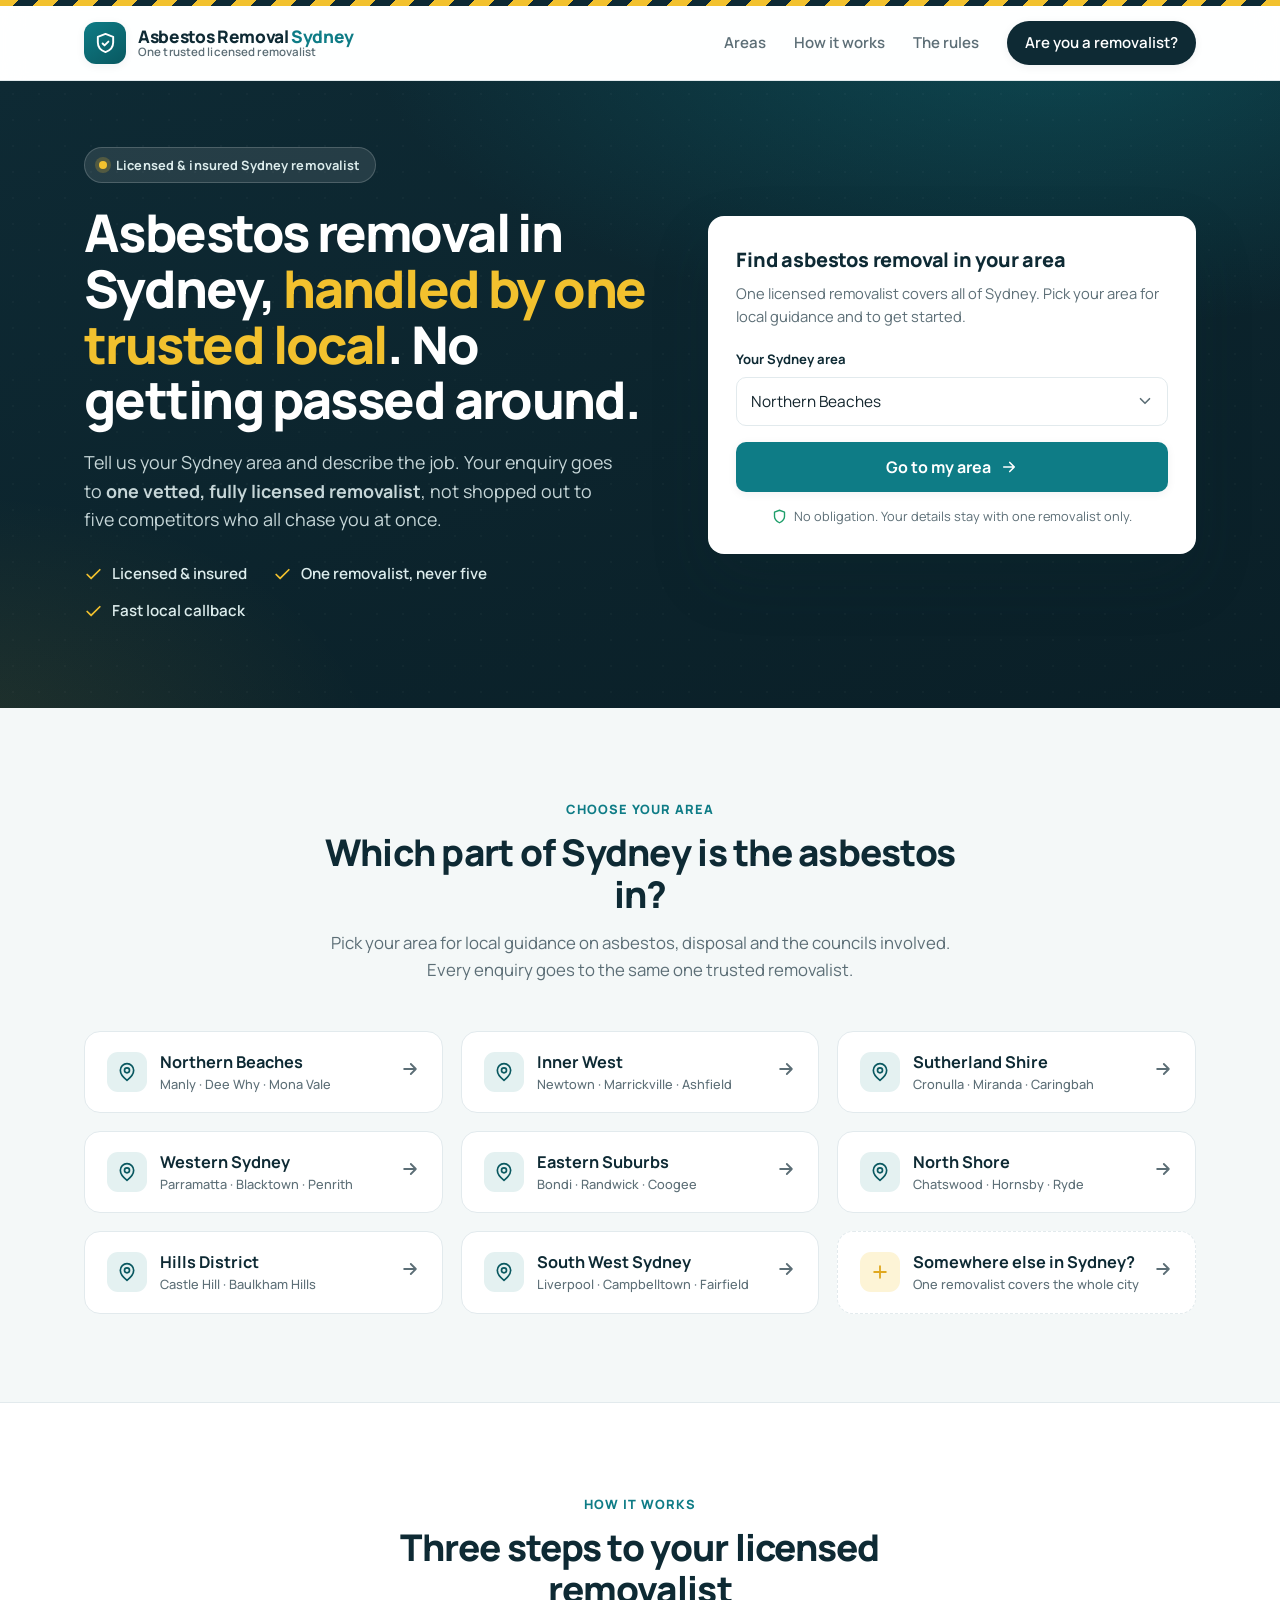
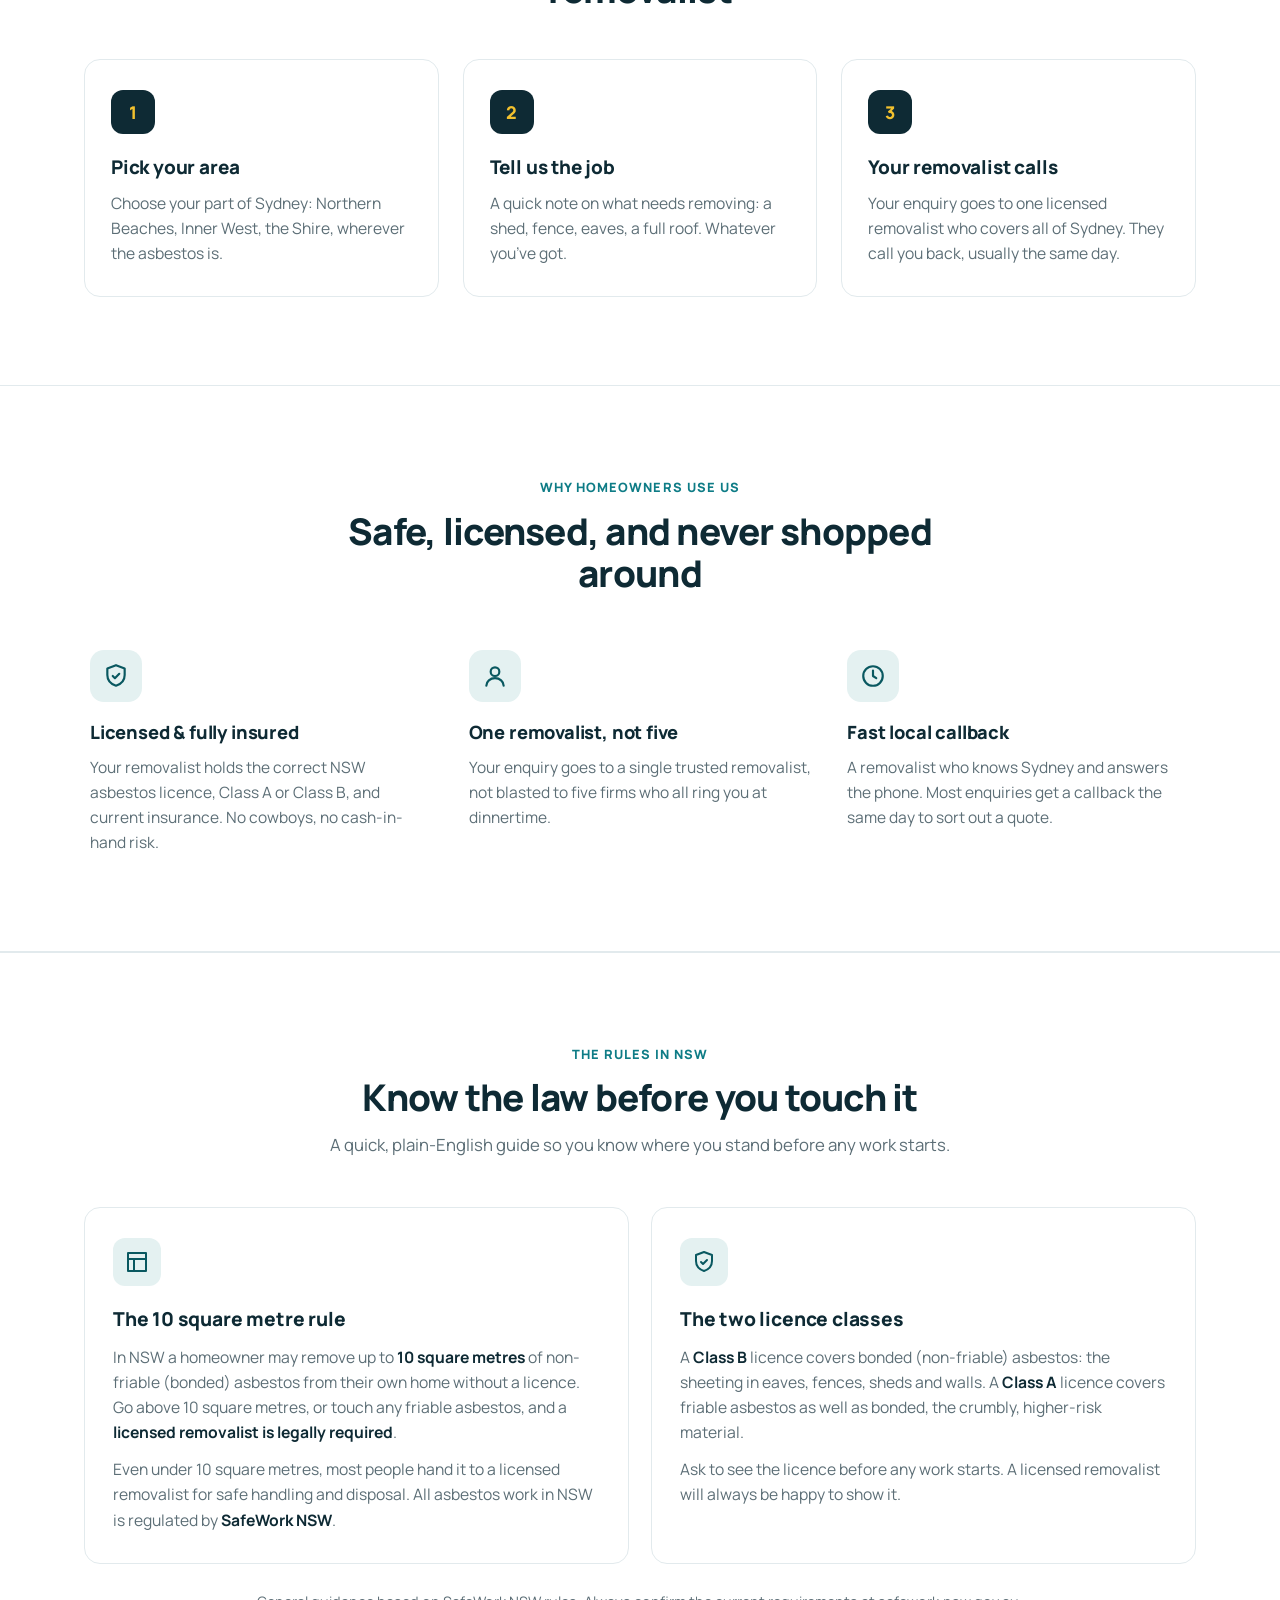
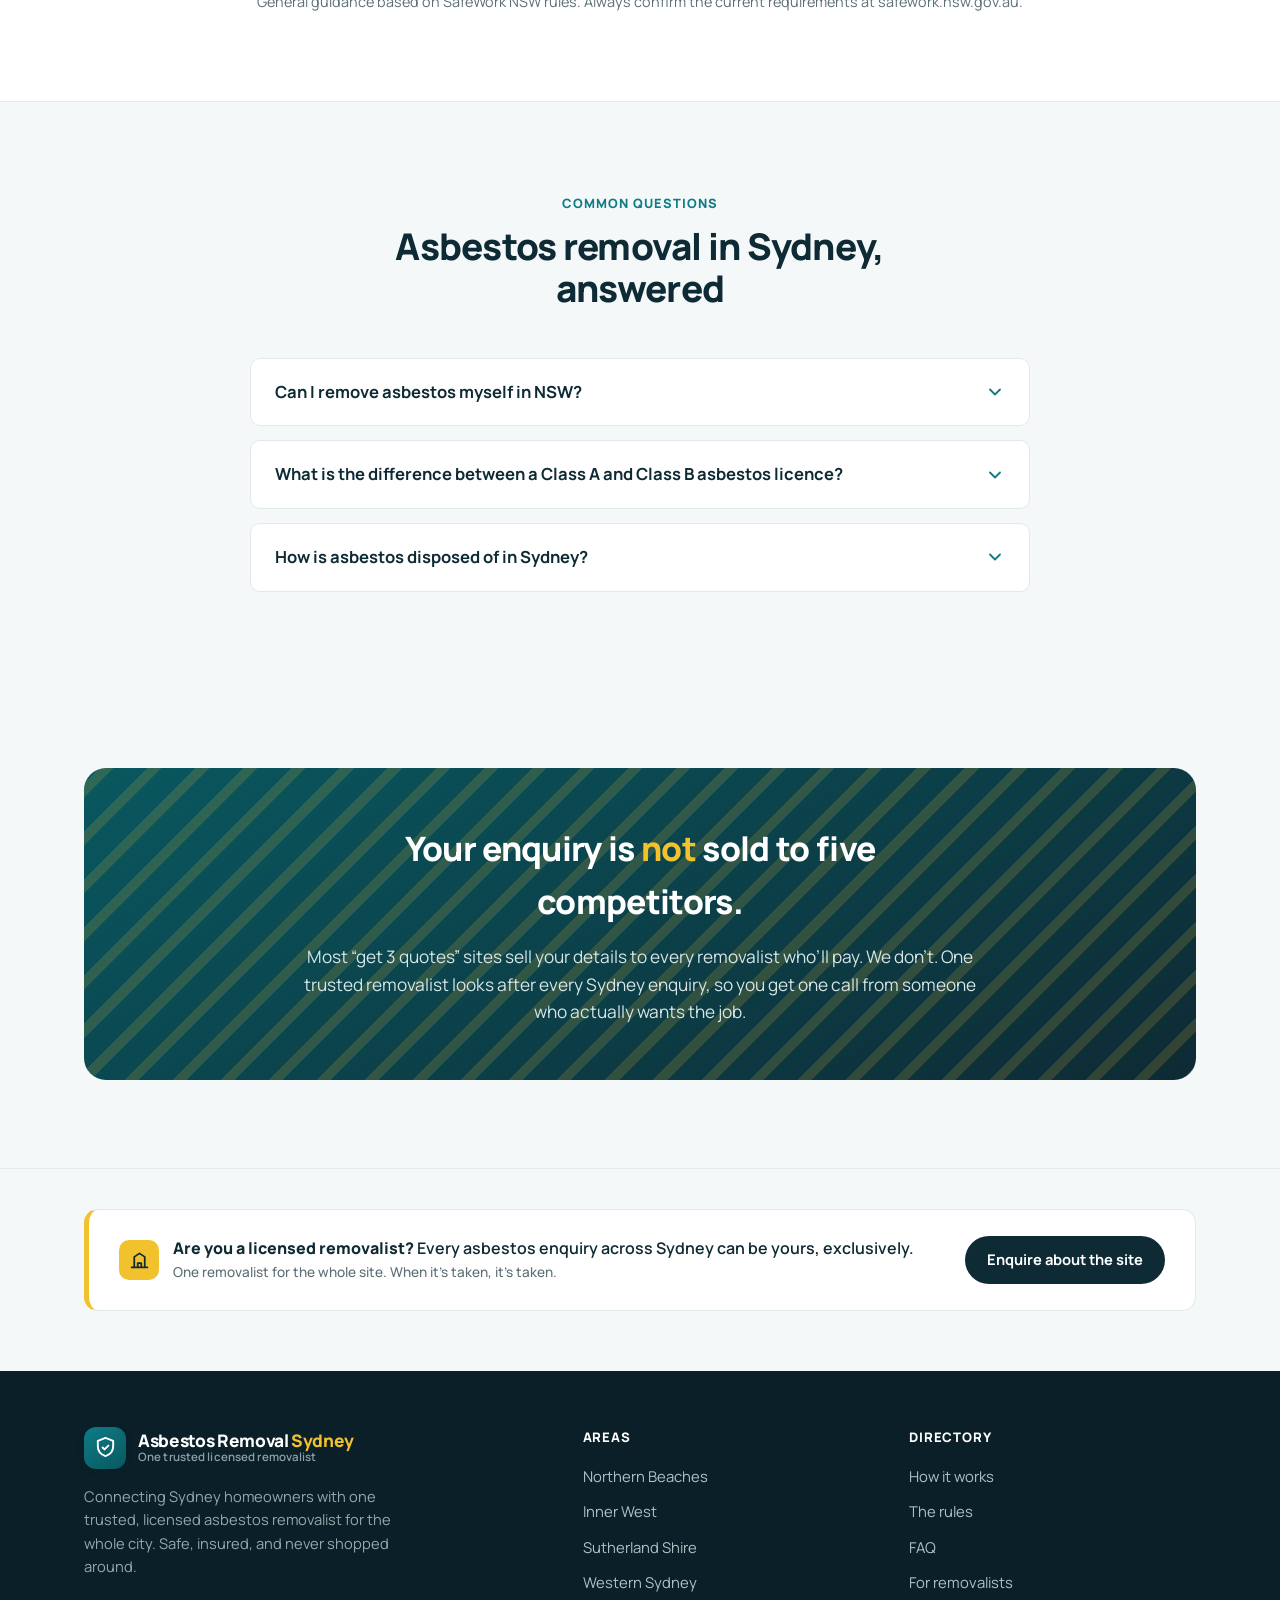
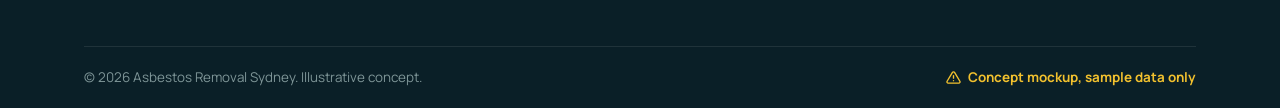
<file: index.html>
<!DOCTYPE html>
<html lang="en">
<head>
<meta charset="UTF-8" />
<meta name="viewport" content="width=device-width, initial-scale=1.0" />
<meta name="robots" content="noindex,nofollow" />
<title>Asbestos Removal Sydney | One Trusted Licensed Removalist</title>
<meta name="description" content="Asbestos removal across Sydney, handled by one trusted, licensed and fully insured removalist. Your enquiry goes to one local, never shopped out to five competitors." />
<link rel="canonical" href="https://sydneyasbestosremoval.netlify.app/" />
<link rel="preconnect" href="https://fonts.googleapis.com" />
<link rel="preconnect" href="https://fonts.gstatic.com" crossorigin />
<link href="https://fonts.googleapis.com/css2?family=Manrope:wght@400;500;600;700;800&display=swap" rel="stylesheet" />
<link rel="stylesheet" href="/assets/site.css" />
</head>
<body>
<a href="#main" class="skip-link">Skip to content</a>
<div class="hazard-tape" aria-hidden="true"></div>

<header class="nav" id="nav">
  <div class="wrap nav-inner">
    <a href="/" class="brand" aria-label="Asbestos Removal Sydney home">
      <span class="brand-mark" aria-hidden="true">
        <svg aria-hidden="true" viewBox="0 0 24 24" fill="none" stroke="#fff" stroke-width="2" stroke-linecap="round" stroke-linejoin="round">
          <path d="M12 2 4 5v6c0 5 3.4 8.4 8 10 4.6-1.6 8-5 8-10V5l-8-3Z"/>
          <path d="m9 12 2 2 4-4"/>
        </svg>
      </span>
      <span class="brand-text">
        <span class="brand-name">Asbestos Removal <b>Sydney</b></span>
        <span class="brand-tag">One trusted licensed removalist</span>
      </span>
    </a>
    <nav class="nav-links" id="navLinks" aria-label="Primary">
      <a href="#areas">Areas</a>
      <a href="#how">How it works</a>
      <a href="#law">The rules</a>
      <a href="#removalist" class="nav-cta">Are you a removalist?</a>
    </nav>
    <button class="nav-toggle" id="navToggle" aria-label="Toggle menu" aria-expanded="false" aria-controls="navLinks">
      <svg aria-hidden="true" viewBox="0 0 24 24" width="26" height="26" fill="none" stroke="currentColor" stroke-width="2" stroke-linecap="round"><path d="M4 7h16M4 12h16M4 17h16"/></svg>
    </button>
  </div>
</header>

<main id="main">

  <!-- HERO -->
  <section class="hero">
    <div class="wrap hero-grid">
      <div class="hero-copy">
        <span class="eyebrow"><span class="dot"></span> Licensed &amp; insured Sydney removalist</span>
        <h1>Asbestos removal in Sydney, <span>handled by one trusted local</span>. No getting passed around.</h1>
        <p class="hero-sub">Tell us your Sydney area and describe the job. Your enquiry goes to <strong>one vetted, fully licensed removalist</strong>, not shopped out to five competitors who all chase you at once.</p>
        <ul class="hero-points">
          <li><svg aria-hidden="true" viewBox="0 0 24 24" fill="none" stroke="currentColor" stroke-width="2.2" stroke-linecap="round" stroke-linejoin="round"><path d="M20 6 9 17l-5-5"/></svg> Licensed &amp; insured</li>
          <li><svg aria-hidden="true" viewBox="0 0 24 24" fill="none" stroke="currentColor" stroke-width="2.2" stroke-linecap="round" stroke-linejoin="round"><path d="M20 6 9 17l-5-5"/></svg> One removalist, never five</li>
          <li><svg aria-hidden="true" viewBox="0 0 24 24" fill="none" stroke="currentColor" stroke-width="2.2" stroke-linecap="round" stroke-linejoin="round"><path d="M20 6 9 17l-5-5"/></svg> Fast local callback</li>
        </ul>
      </div>

      <!-- AREA PICKER -->
      <div class="picker-card">
        <h2>Find asbestos removal in your area</h2>
        <p class="lede">One licensed removalist covers all of Sydney. Pick your area for local guidance and to get started.</p>
        <form id="pickerForm">
          <div class="field">
            <label for="areaSelect">Your Sydney area</label>
            <div class="select-shell">
              <select id="areaSelect" name="area">
                <option value="/asbestos-removal-northern-beaches/">Northern Beaches</option>
                <option value="/asbestos-removal-inner-west/">Inner West</option>
                <option value="/asbestos-removal-sutherland-shire/">Sutherland Shire</option>
                <option value="/asbestos-removal-western-sydney/">Western Sydney</option>
                <option value="/asbestos-removal-eastern-suburbs/">Eastern Suburbs</option>
                <option value="/asbestos-removal-north-shore/">North Shore</option>
                <option value="/asbestos-removal-hills-district/">Hills District</option>
                <option value="/asbestos-removal-south-west-sydney/">South West Sydney</option>
              </select>
              <svg aria-hidden="true" viewBox="0 0 24 24" fill="none" stroke="currentColor" stroke-width="2.2" stroke-linecap="round" stroke-linejoin="round"><path d="m6 9 6 6 6-6"/></svg>
            </div>
          </div>
          <button type="submit" class="btn-primary">
            Go to my area
            <svg aria-hidden="true" viewBox="0 0 24 24" fill="none" stroke="currentColor" stroke-width="2.2" stroke-linecap="round" stroke-linejoin="round"><path d="M5 12h14M13 6l6 6-6 6"/></svg>
          </button>
        </form>
        <p class="picker-note">
          <svg aria-hidden="true" viewBox="0 0 24 24" fill="none" stroke="currentColor" stroke-width="2.2" stroke-linecap="round" stroke-linejoin="round"><path d="M12 22s8-4 8-10V5l-8-3-8 3v7c0 6 8 10 8 10Z"/></svg>
          No obligation. Your details stay with one removalist only.
        </p>
      </div>
    </div>
  </section>

  <!-- AREAS -->
  <section class="block" id="areas">
    <div class="wrap">
      <div class="section-head">
        <span class="kicker">Choose your area</span>
        <h2>Which part of Sydney is the asbestos in?</h2>
        <p>Pick your area for local guidance on asbestos, disposal and the councils involved. Every enquiry goes to the same one trusted removalist.</p>
      </div>
      <div class="area-grid-cards">
        <a class="area-card" href="/asbestos-removal-northern-beaches/">
          <span class="a-left"><span class="area-pin"><svg aria-hidden="true" viewBox="0 0 24 24" fill="none" stroke="currentColor" stroke-width="2" stroke-linecap="round" stroke-linejoin="round"><path d="M20 10c0 6-8 12-8 12s-8-6-8-12a8 8 0 0 1 16 0Z"/><circle cx="12" cy="10" r="3"/></svg></span><span><span class="a-name">Northern Beaches</span><span class="a-sub">Manly &middot; Dee Why &middot; Mona Vale</span></span></span>
          <span class="a-arrow"><svg aria-hidden="true" viewBox="0 0 24 24" fill="none" stroke="currentColor" stroke-width="2.2" stroke-linecap="round" stroke-linejoin="round"><path d="M5 12h14M13 6l6 6-6 6"/></svg></span>
        </a>
        <a class="area-card" href="/asbestos-removal-inner-west/">
          <span class="a-left"><span class="area-pin"><svg aria-hidden="true" viewBox="0 0 24 24" fill="none" stroke="currentColor" stroke-width="2" stroke-linecap="round" stroke-linejoin="round"><path d="M20 10c0 6-8 12-8 12s-8-6-8-12a8 8 0 0 1 16 0Z"/><circle cx="12" cy="10" r="3"/></svg></span><span><span class="a-name">Inner West</span><span class="a-sub">Newtown &middot; Marrickville &middot; Ashfield</span></span></span>
          <span class="a-arrow"><svg aria-hidden="true" viewBox="0 0 24 24" fill="none" stroke="currentColor" stroke-width="2.2" stroke-linecap="round" stroke-linejoin="round"><path d="M5 12h14M13 6l6 6-6 6"/></svg></span>
        </a>
        <a class="area-card" href="/asbestos-removal-sutherland-shire/">
          <span class="a-left"><span class="area-pin"><svg aria-hidden="true" viewBox="0 0 24 24" fill="none" stroke="currentColor" stroke-width="2" stroke-linecap="round" stroke-linejoin="round"><path d="M20 10c0 6-8 12-8 12s-8-6-8-12a8 8 0 0 1 16 0Z"/><circle cx="12" cy="10" r="3"/></svg></span><span><span class="a-name">Sutherland Shire</span><span class="a-sub">Cronulla &middot; Miranda &middot; Caringbah</span></span></span>
          <span class="a-arrow"><svg aria-hidden="true" viewBox="0 0 24 24" fill="none" stroke="currentColor" stroke-width="2.2" stroke-linecap="round" stroke-linejoin="round"><path d="M5 12h14M13 6l6 6-6 6"/></svg></span>
        </a>
        <a class="area-card" href="/asbestos-removal-western-sydney/">
          <span class="a-left"><span class="area-pin"><svg aria-hidden="true" viewBox="0 0 24 24" fill="none" stroke="currentColor" stroke-width="2" stroke-linecap="round" stroke-linejoin="round"><path d="M20 10c0 6-8 12-8 12s-8-6-8-12a8 8 0 0 1 16 0Z"/><circle cx="12" cy="10" r="3"/></svg></span><span><span class="a-name">Western Sydney</span><span class="a-sub">Parramatta &middot; Blacktown &middot; Penrith</span></span></span>
          <span class="a-arrow"><svg aria-hidden="true" viewBox="0 0 24 24" fill="none" stroke="currentColor" stroke-width="2.2" stroke-linecap="round" stroke-linejoin="round"><path d="M5 12h14M13 6l6 6-6 6"/></svg></span>
        </a>
        <a class="area-card" href="/asbestos-removal-eastern-suburbs/">
          <span class="a-left"><span class="area-pin"><svg aria-hidden="true" viewBox="0 0 24 24" fill="none" stroke="currentColor" stroke-width="2" stroke-linecap="round" stroke-linejoin="round"><path d="M20 10c0 6-8 12-8 12s-8-6-8-12a8 8 0 0 1 16 0Z"/><circle cx="12" cy="10" r="3"/></svg></span><span><span class="a-name">Eastern Suburbs</span><span class="a-sub">Bondi &middot; Randwick &middot; Coogee</span></span></span>
          <span class="a-arrow"><svg aria-hidden="true" viewBox="0 0 24 24" fill="none" stroke="currentColor" stroke-width="2.2" stroke-linecap="round" stroke-linejoin="round"><path d="M5 12h14M13 6l6 6-6 6"/></svg></span>
        </a>
        <a class="area-card" href="/asbestos-removal-north-shore/">
          <span class="a-left"><span class="area-pin"><svg aria-hidden="true" viewBox="0 0 24 24" fill="none" stroke="currentColor" stroke-width="2" stroke-linecap="round" stroke-linejoin="round"><path d="M20 10c0 6-8 12-8 12s-8-6-8-12a8 8 0 0 1 16 0Z"/><circle cx="12" cy="10" r="3"/></svg></span><span><span class="a-name">North Shore</span><span class="a-sub">Chatswood &middot; Hornsby &middot; Ryde</span></span></span>
          <span class="a-arrow"><svg aria-hidden="true" viewBox="0 0 24 24" fill="none" stroke="currentColor" stroke-width="2.2" stroke-linecap="round" stroke-linejoin="round"><path d="M5 12h14M13 6l6 6-6 6"/></svg></span>
        </a>
        <a class="area-card" href="/asbestos-removal-hills-district/">
          <span class="a-left"><span class="area-pin"><svg aria-hidden="true" viewBox="0 0 24 24" fill="none" stroke="currentColor" stroke-width="2" stroke-linecap="round" stroke-linejoin="round"><path d="M20 10c0 6-8 12-8 12s-8-6-8-12a8 8 0 0 1 16 0Z"/><circle cx="12" cy="10" r="3"/></svg></span><span><span class="a-name">Hills District</span><span class="a-sub">Castle Hill &middot; Baulkham Hills</span></span></span>
          <span class="a-arrow"><svg aria-hidden="true" viewBox="0 0 24 24" fill="none" stroke="currentColor" stroke-width="2.2" stroke-linecap="round" stroke-linejoin="round"><path d="M5 12h14M13 6l6 6-6 6"/></svg></span>
        </a>
        <a class="area-card" href="/asbestos-removal-south-west-sydney/">
          <span class="a-left"><span class="area-pin"><svg aria-hidden="true" viewBox="0 0 24 24" fill="none" stroke="currentColor" stroke-width="2" stroke-linecap="round" stroke-linejoin="round"><path d="M20 10c0 6-8 12-8 12s-8-6-8-12a8 8 0 0 1 16 0Z"/><circle cx="12" cy="10" r="3"/></svg></span><span><span class="a-name">South West Sydney</span><span class="a-sub">Liverpool &middot; Campbelltown &middot; Fairfield</span></span></span>
          <span class="a-arrow"><svg aria-hidden="true" viewBox="0 0 24 24" fill="none" stroke="currentColor" stroke-width="2.2" stroke-linecap="round" stroke-linejoin="round"><path d="M5 12h14M13 6l6 6-6 6"/></svg></span>
        </a>
        <a class="area-card" href="#how" style="border-style: dashed;">
          <span class="a-left"><span class="area-pin" style="background: #FDF4D6;"><svg aria-hidden="true" viewBox="0 0 24 24" fill="none" stroke="var(--hazard-deep)" stroke-width="2.2" stroke-linecap="round" stroke-linejoin="round"><path d="M12 5v14M5 12h14"/></svg></span><span><span class="a-name">Somewhere else in Sydney?</span><span class="a-sub">One removalist covers the whole city</span></span></span>
          <span class="a-arrow"><svg aria-hidden="true" viewBox="0 0 24 24" fill="none" stroke="currentColor" stroke-width="2.2" stroke-linecap="round" stroke-linejoin="round"><path d="M5 12h14M13 6l6 6-6 6"/></svg></span>
        </a>
      </div>
    </div>
  </section>

  <!-- HOW IT WORKS -->
  <section class="block" id="how" style="background: #fff; border-top: 1px solid var(--line);">
    <div class="wrap">
      <div class="section-head">
        <span class="kicker">How it works</span>
        <h2>Three steps to your licensed removalist</h2>
      </div>
      <div class="steps">
        <div class="step">
          <div class="step-num">1</div>
          <h3>Pick your area</h3>
          <p>Choose your part of Sydney: Northern Beaches, Inner West, the Shire, wherever the asbestos is.</p>
        </div>
        <div class="step">
          <div class="step-num">2</div>
          <h3>Tell us the job</h3>
          <p>A quick note on what needs removing: a shed, fence, eaves, a full roof. Whatever you&rsquo;ve got.</p>
        </div>
        <div class="step">
          <div class="step-num">3</div>
          <h3>Your removalist calls</h3>
          <p>Your enquiry goes to one licensed removalist who covers all of Sydney. They call you back, usually the same day.</p>
        </div>
      </div>
    </div>
  </section>

  <!-- TRUST -->
  <section class="block trust-band" id="trust">
    <div class="wrap">
      <div class="section-head">
        <span class="kicker">Why homeowners use us</span>
        <h2>Safe, licensed, and never shopped around</h2>
      </div>
      <div class="trust-grid">
        <div class="trust-card">
          <div class="trust-ic"><svg aria-hidden="true" viewBox="0 0 24 24" fill="none" stroke="currentColor" stroke-width="2" stroke-linecap="round" stroke-linejoin="round"><path d="M12 2 4 5v6c0 5 3.4 8.4 8 10 4.6-1.6 8-5 8-10V5l-8-3Z"/><path d="m9 12 2 2 4-4"/></svg></div>
          <h3>Licensed &amp; fully insured</h3>
          <p>Your removalist holds the correct NSW asbestos licence, Class A or Class B, and current insurance. No cowboys, no cash-in-hand risk.</p>
        </div>
        <div class="trust-card">
          <div class="trust-ic"><svg aria-hidden="true" viewBox="0 0 24 24" fill="none" stroke="currentColor" stroke-width="2" stroke-linecap="round" stroke-linejoin="round"><circle cx="12" cy="8" r="4"/><path d="M4 21c0-4 3.6-7 8-7s8 3 8 7"/></svg></div>
          <h3>One removalist, not five</h3>
          <p>Your enquiry goes to a single trusted removalist, not blasted to five firms who all ring you at dinnertime.</p>
        </div>
        <div class="trust-card">
          <div class="trust-ic"><svg aria-hidden="true" viewBox="0 0 24 24" fill="none" stroke="currentColor" stroke-width="2" stroke-linecap="round" stroke-linejoin="round"><path d="M12 7v5l3 2"/><circle cx="12" cy="12" r="9"/></svg></div>
          <h3>Fast local callback</h3>
          <p>A removalist who knows Sydney and answers the phone. Most enquiries get a callback the same day to sort out a quote.</p>
        </div>
      </div>
    </div>
  </section>

  <!-- THE LAW IN NSW -->
  <section class="block" id="law" style="background: #fff; border-top: 1px solid var(--line);">
    <div class="wrap">
      <div class="section-head">
        <span class="kicker">The rules in NSW</span>
        <h2>Know the law before you touch it</h2>
        <p>A quick, plain-English guide so you know where you stand before any work starts.</p>
      </div>
      <div class="law-grid">
        <div class="law-card">
          <div class="law-ic"><svg aria-hidden="true" viewBox="0 0 24 24" fill="none" stroke="currentColor" stroke-width="2" stroke-linecap="round" stroke-linejoin="round"><path d="M3 3h18v18H3z"/><path d="M3 9h18M9 21V9"/></svg></div>
          <h3>The 10 square metre rule</h3>
          <p>In NSW a homeowner may remove up to <strong>10 square metres</strong> of non-friable (bonded) asbestos from their own home without a licence. Go above 10 square metres, or touch any friable asbestos, and a <strong>licensed removalist is legally required</strong>.</p>
          <p>Even under 10 square metres, most people hand it to a licensed removalist for safe handling and disposal. All asbestos work in NSW is regulated by <strong>SafeWork NSW</strong>.</p>
        </div>
        <div class="law-card">
          <div class="law-ic"><svg aria-hidden="true" viewBox="0 0 24 24" fill="none" stroke="currentColor" stroke-width="2" stroke-linecap="round" stroke-linejoin="round"><path d="M12 2 4 5v6c0 5 3.4 8.4 8 10 4.6-1.6 8-5 8-10V5l-8-3Z"/><path d="m9 12 2 2 4-4"/></svg></div>
          <h3>The two licence classes</h3>
          <p>A <strong>Class B</strong> licence covers bonded (non-friable) asbestos: the sheeting in eaves, fences, sheds and walls. A <strong>Class A</strong> licence covers friable asbestos as well as bonded, the crumbly, higher-risk material.</p>
          <p>Ask to see the licence before any work starts. A licensed removalist will always be happy to show it.</p>
        </div>
      </div>
      <p class="law-note">General guidance based on SafeWork NSW rules. Always confirm the current requirements at safework.nsw.gov.au.</p>
    </div>
  </section>

  <!-- FAQ -->
  <section class="block" id="faq" style="border-top: 1px solid var(--line);">
    <div class="wrap">
      <div class="section-head">
        <span class="kicker">Common questions</span>
        <h2>Asbestos removal in Sydney, answered</h2>
      </div>
      <div class="faq-list">
        <details class="faq-item">
          <summary>Can I remove asbestos myself in NSW?
            <svg aria-hidden="true" class="chev" viewBox="0 0 24 24" fill="none" stroke="currentColor" stroke-width="2.2" stroke-linecap="round" stroke-linejoin="round"><path d="m6 9 6 6 6-6"/></svg>
          </summary>
          <div class="faq-a">In NSW a homeowner may remove up to <strong>10 square metres</strong> of non-friable (bonded) asbestos from their own home without a licence. Above 10 square metres, or for any friable asbestos, a licensed removalist is legally required. Even for small jobs, many people choose a licensed removalist for safe handling and disposal.</div>
        </details>
        <details class="faq-item">
          <summary>What is the difference between a Class A and Class B asbestos licence?
            <svg aria-hidden="true" class="chev" viewBox="0 0 24 24" fill="none" stroke="currentColor" stroke-width="2.2" stroke-linecap="round" stroke-linejoin="round"><path d="m6 9 6 6 6-6"/></svg>
          </summary>
          <div class="faq-a">A <strong>Class B</strong> licence covers bonded (non-friable) asbestos, such as sheeting in eaves, fences, sheds and walls. A <strong>Class A</strong> licence covers friable asbestos as well as bonded, meaning the crumbly, higher-risk material. Both are issued under SafeWork NSW.</div>
        </details>
        <details class="faq-item">
          <summary>How is asbestos disposed of in Sydney?
            <svg aria-hidden="true" class="chev" viewBox="0 0 24 24" fill="none" stroke="currentColor" stroke-width="2.2" stroke-linecap="round" stroke-linejoin="round"><path d="m6 9 6 6 6-6"/></svg>
          </summary>
          <div class="faq-a">Asbestos waste cannot go in your general bin. It must be double-wrapped in heavy plastic, labelled, and taken to a waste facility that is licensed to accept asbestos. A licensed removalist handles the wrapping, transport, tip fees and disposal paperwork, and knows which facilities in your area take it.</div>
        </details>
      </div>
    </div>
  </section>

  <!-- EXCLUSIVITY BAND -->
  <section class="block">
    <div class="wrap">
      <div class="excl">
        <div class="excl-inner">
          <h2>Your enquiry is <span>not</span> sold to five competitors.</h2>
          <p>Most &ldquo;get 3 quotes&rdquo; sites sell your details to every removalist who&rsquo;ll pay. We don&rsquo;t. One trusted removalist looks after every Sydney enquiry, so you get one call from someone who actually wants the job.</p>
        </div>
      </div>
    </div>
  </section>

  <!-- REMOVALIST STRIP (the buyer hook) -->
  <section class="removalist-strip" id="removalist">
    <div class="wrap" style="padding-top: 40px; padding-bottom: 60px;">
      <div class="strip-inner">
        <div class="s-text">
          <span class="strip-badge" aria-hidden="true"><svg aria-hidden="true" viewBox="0 0 24 24" fill="none" stroke="currentColor" stroke-width="2" stroke-linecap="round" stroke-linejoin="round"><path d="M3 21h18M6 21V9l6-4 6 4v12M10 21v-5h4v5"/></svg></span>
          <p><b>Are you a licensed removalist?</b> Every asbestos enquiry across Sydney can be yours, exclusively.<span>One removalist for the whole site. When it&rsquo;s taken, it&rsquo;s taken.</span></p>
        </div>
        <a href="#removalist" class="btn-ghost">Enquire about the site</a>
      </div>
    </div>
  </section>

</main>

<footer class="site">
  <div class="wrap">
    <div class="foot-grid">
      <div class="foot-brand">
        <div class="brand" style="gap: 12px;">
          <span class="brand-mark" aria-hidden="true">
            <svg aria-hidden="true" viewBox="0 0 24 24" fill="none" stroke="#fff" stroke-width="2" stroke-linecap="round" stroke-linejoin="round"><path d="M12 2 4 5v6c0 5 3.4 8.4 8 10 4.6-1.6 8-5 8-10V5l-8-3Z"/><path d="m9 12 2 2 4-4"/></svg>
          </span>
          <span class="brand-text">
            <span class="brand-name">Asbestos Removal <b>Sydney</b></span>
            <span class="brand-tag">One trusted licensed removalist</span>
          </span>
        </div>
        <p class="foot-blurb">Connecting Sydney homeowners with one trusted, licensed asbestos removalist for the whole city. Safe, insured, and never shopped around.</p>
      </div>
      <div>
        <h4>Areas</h4>
        <ul>
          <li><a href="/asbestos-removal-northern-beaches/">Northern Beaches</a></li>
          <li><a href="/asbestos-removal-inner-west/">Inner West</a></li>
          <li><a href="/asbestos-removal-sutherland-shire/">Sutherland Shire</a></li>
          <li><a href="/asbestos-removal-western-sydney/">Western Sydney</a></li>
        </ul>
      </div>
      <div>
        <h4>Directory</h4>
        <ul>
          <li><a href="#how">How it works</a></li>
          <li><a href="#law">The rules</a></li>
          <li><a href="#faq">FAQ</a></li>
          <li><a href="#removalist">For removalists</a></li>
        </ul>
      </div>
    </div>
    <div class="foot-bar">
      <span>&copy; 2026 Asbestos Removal Sydney. Illustrative concept.</span>
      <span class="demo-flag"><svg aria-hidden="true" viewBox="0 0 24 24" fill="none" stroke="currentColor" stroke-width="2.2" stroke-linecap="round" stroke-linejoin="round"><path d="M12 9v4M12 17h.01M10.3 3.9 1.8 18a2 2 0 0 0 1.7 3h17a2 2 0 0 0 1.7-3L13.7 3.9a2 2 0 0 0-3.4 0Z"/></svg> Concept mockup, sample data only</span>
    </div>
  </div>
</footer>

<!-- Honest schema only: Organization + WebSite + FAQPage. No LocalBusiness / Service / Review (no real operator yet). -->
<script type="application/ld+json">
{
  "@context": "https://schema.org",
  "@graph": [
    {
      "@type": "Organization",
      "@id": "https://sydneyasbestosremoval.netlify.app/#organization",
      "name": "Asbestos Removal Sydney",
      "url": "https://sydneyasbestosremoval.netlify.app/",
      "description": "Directory connecting Sydney homeowners with one trusted, licensed asbestos removalist."
    },
    {
      "@type": "WebSite",
      "@id": "https://sydneyasbestosremoval.netlify.app/#website",
      "url": "https://sydneyasbestosremoval.netlify.app/",
      "name": "Asbestos Removal Sydney",
      "publisher": { "@id": "https://sydneyasbestosremoval.netlify.app/#organization" }
    },
    {
      "@type": "FAQPage",
      "@id": "https://sydneyasbestosremoval.netlify.app/#faq",
      "mainEntity": [
        {
          "@type": "Question",
          "name": "Can I remove asbestos myself in NSW?",
          "acceptedAnswer": {
            "@type": "Answer",
            "text": "In NSW a homeowner may remove up to 10 square metres of non-friable (bonded) asbestos from their own home without a licence. Above 10 square metres, or for any friable asbestos, a licensed removalist is legally required. Even for small jobs, many people choose a licensed removalist for safe handling and disposal."
          }
        },
        {
          "@type": "Question",
          "name": "What is the difference between a Class A and Class B asbestos licence?",
          "acceptedAnswer": {
            "@type": "Answer",
            "text": "A Class B licence covers bonded (non-friable) asbestos, such as sheeting in eaves, fences, sheds and walls. A Class A licence covers friable asbestos as well as bonded, meaning the crumbly, higher-risk material. Both are issued under SafeWork NSW."
          }
        },
        {
          "@type": "Question",
          "name": "How is asbestos disposed of in Sydney?",
          "acceptedAnswer": {
            "@type": "Answer",
            "text": "Asbestos waste cannot go in your general bin. It must be double-wrapped in heavy plastic, labelled, and taken to a waste facility that is licensed to accept asbestos. A licensed removalist handles the wrapping, transport, tip fees and disposal paperwork, and knows which facilities in your area take it."
          }
        }
      ]
    }
  ]
}
</script>

<script>
  // Sticky nav shadow
  var nav = document.getElementById('nav');
  window.addEventListener('scroll', function () {
    nav.classList.toggle('scrolled', window.scrollY > 8);
  }, { passive: true });

  // Mobile menu
  var toggle = document.getElementById('navToggle');
  var links = document.getElementById('navLinks');
  toggle.addEventListener('click', function () {
    var open = links.classList.toggle('open');
    toggle.setAttribute('aria-expanded', open ? 'true' : 'false');
  });

  // Area picker -> real area page (option values are the clean paths)
  document.getElementById('pickerForm').addEventListener('submit', function (e) {
    e.preventDefault();
    var dest = document.getElementById('areaSelect').value;
    if (dest) window.location.href = dest;
  });
</script>
</body>
</html>
</file>
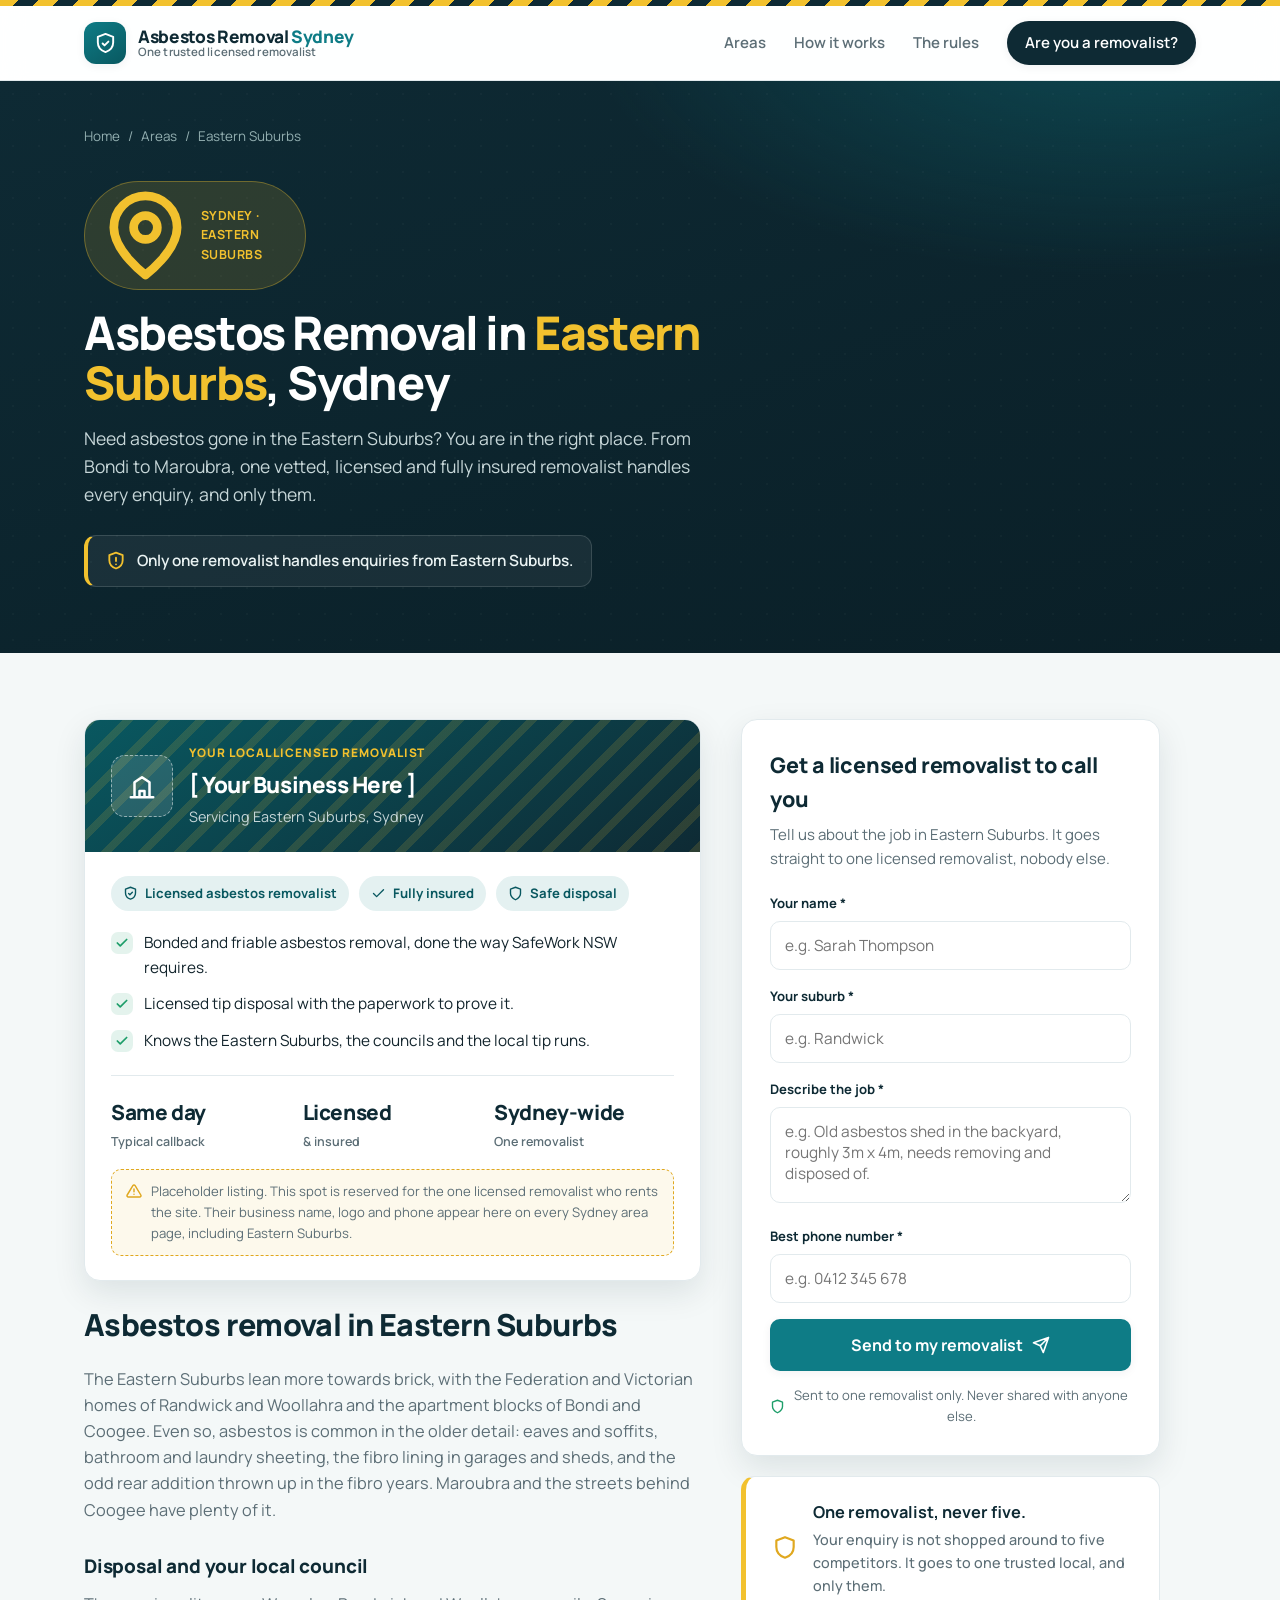
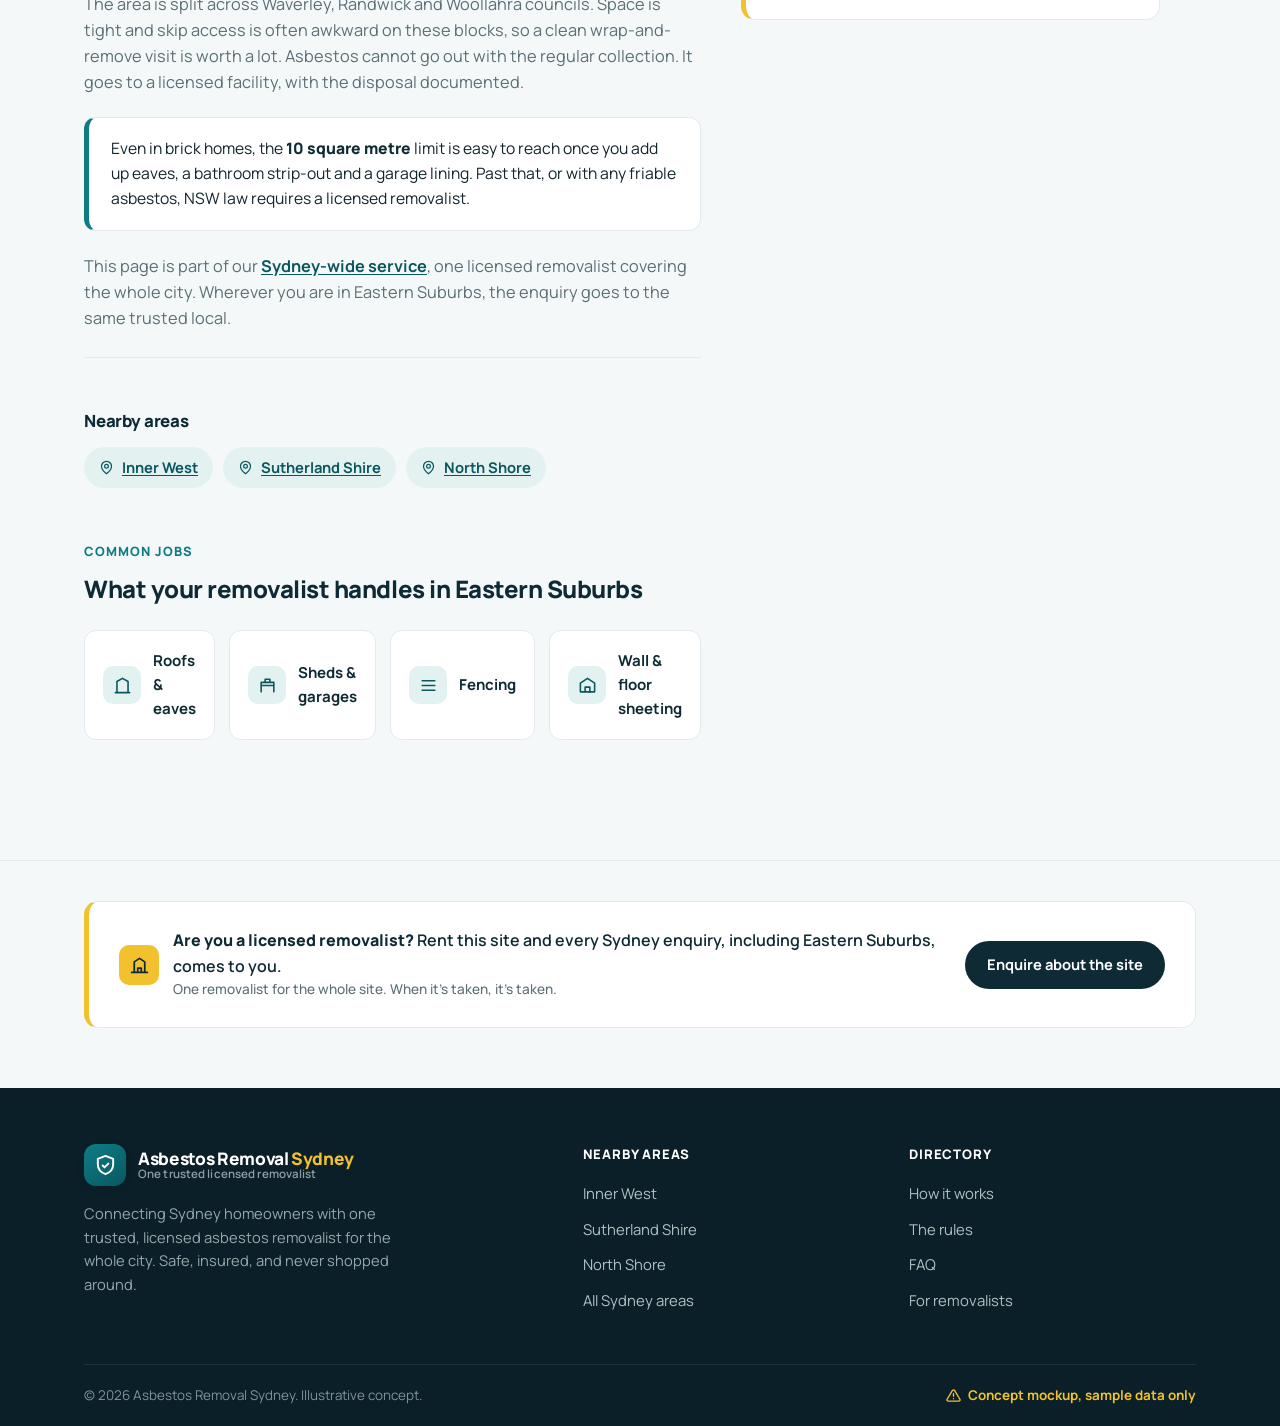
<file: asbestos-removal-eastern-suburbs/index.html>
<!DOCTYPE html>
<html lang="en">
<head>
<meta charset="UTF-8" />
<meta name="viewport" content="width=device-width, initial-scale=1.0" />
<meta name="robots" content="noindex,nofollow" />
<title>Asbestos Removal in Eastern Suburbs, Sydney | Licensed Local Removalist</title>
<meta name="description" content="Licensed asbestos removal in the Eastern Suburbs, from Bondi to Maroubra. One insured local removalist for eaves, bathroom sheeting and garages. Never shopped to five competitors." />
<link rel="canonical" href="https://sydneyasbestosremoval.netlify.app/asbestos-removal-eastern-suburbs/" />
<link rel="preconnect" href="https://fonts.googleapis.com" />
<link rel="preconnect" href="https://fonts.gstatic.com" crossorigin />
<link href="https://fonts.googleapis.com/css2?family=Manrope:wght@400;500;600;700;800&display=swap" rel="stylesheet" />
<link rel="stylesheet" href="/assets/site.css" />
</head>
<body>
<a href="#enquiry" class="skip-link">Skip to enquiry form</a>
<div class="hazard-tape" aria-hidden="true"></div>

<header class="nav" id="nav">
  <div class="wrap nav-inner">
    <a href="/" class="brand" aria-label="Asbestos Removal Sydney home">
      <span class="brand-mark" aria-hidden="true">
        <svg aria-hidden="true" viewBox="0 0 24 24" fill="none" stroke="#fff" stroke-width="2" stroke-linecap="round" stroke-linejoin="round"><path d="M12 2 4 5v6c0 5 3.4 8.4 8 10 4.6-1.6 8-5 8-10V5l-8-3Z"/><path d="m9 12 2 2 4-4"/></svg>
      </span>
      <span class="brand-text">
        <span class="brand-name">Asbestos Removal <b>Sydney</b></span>
        <span class="brand-tag">One trusted licensed removalist</span>
      </span>
    </a>
    <nav class="nav-links" id="navLinks" aria-label="Primary">
      <a href="/#areas">Areas</a>
      <a href="/#how">How it works</a>
      <a href="/#law">The rules</a>
      <a href="/#removalist" class="nav-cta">Are you a removalist?</a>
    </nav>
    <button class="nav-toggle" id="navToggle" aria-label="Toggle menu" aria-expanded="false" aria-controls="navLinks">
      <svg aria-hidden="true" viewBox="0 0 24 24" width="26" height="26" fill="none" stroke="currentColor" stroke-width="2" stroke-linecap="round"><path d="M4 7h16M4 12h16M4 17h16"/></svg>
    </button>
  </div>
</header>

<main>
  <!-- AREA HERO -->
  <section class="area-hero">
    <div class="wrap">
      <nav class="crumbs" aria-label="Breadcrumb">
        <a href="/">Home</a> <span>/</span> <a href="/#areas">Areas</a> <span>/</span> <span>Eastern Suburbs</span>
      </nav>
      <div class="area-hero-inner">
        <span class="area-chip"><svg aria-hidden="true" viewBox="0 0 24 24" fill="none" stroke="currentColor" stroke-width="2.2" stroke-linecap="round" stroke-linejoin="round"><path d="M20 10c0 6-8 12-8 12s-8-6-8-12a8 8 0 0 1 16 0Z"/><circle cx="12" cy="10" r="3"/></svg> Sydney &middot; Eastern Suburbs</span>
        <h1>Asbestos Removal in <span>Eastern Suburbs</span>, Sydney</h1>
        <p>Need asbestos gone in the Eastern Suburbs? You are in the right place. From Bondi to Maroubra, one vetted, licensed and fully insured removalist handles every enquiry, and only them.</p>
        <div class="excl-line">
          <svg aria-hidden="true" viewBox="0 0 24 24" fill="none" stroke="currentColor" stroke-width="2.2" stroke-linecap="round" stroke-linejoin="round"><path d="M12 2 4 5v6c0 5 3.4 8.4 8 10 4.6-1.6 8-5 8-10V5l-8-3Z"/><path d="M12 8v4M12 16h.01"/></svg>
          Only one removalist handles enquiries from Eastern Suburbs.
        </div>
      </div>
    </div>
  </section>

  <!-- MAIN: OPERATOR CARD + FORM -->
  <section class="area-main">
    <div class="wrap area-grid">

      <!-- FEATURED REMOVALIST -->
      <div>
        <div class="op-card">
          <div class="op-head">
            <div class="op-avatar" aria-hidden="true">
              <svg aria-hidden="true" viewBox="0 0 24 24" fill="none" stroke="currentColor" stroke-width="2" stroke-linecap="round" stroke-linejoin="round"><path d="M3 21h18M6 21V9l6-4 6 4v12M10 21v-5h4v5"/></svg>
            </div>
            <div class="op-headtext">
              <div class="op-label">Your local licensed removalist</div>
              <div class="op-name">[ Your Business Here ]</div>
              <div class="op-area">Servicing Eastern Suburbs, Sydney</div>
            </div>
          </div>
          <div class="op-body">
            <div class="op-badges">
              <span class="badge"><svg aria-hidden="true" viewBox="0 0 24 24" fill="none" stroke="currentColor" stroke-width="2.2" stroke-linecap="round" stroke-linejoin="round"><path d="M12 2 4 5v6c0 5 3.4 8.4 8 10 4.6-1.6 8-5 8-10V5l-8-3Z"/><path d="m9 12 2 2 4-4"/></svg> Licensed asbestos removalist</span>
              <span class="badge"><svg aria-hidden="true" viewBox="0 0 24 24" fill="none" stroke="currentColor" stroke-width="2.2" stroke-linecap="round" stroke-linejoin="round"><path d="M20 6 9 17l-5-5"/></svg> Fully insured</span>
              <span class="badge"><svg aria-hidden="true" viewBox="0 0 24 24" fill="none" stroke="currentColor" stroke-width="2.2" stroke-linecap="round" stroke-linejoin="round"><path d="M12 22s8-4 8-10V5l-8-3-8 3v7c0 6 8 10 8 10Z"/></svg> Safe disposal</span>
            </div>
            <div class="op-feats">
              <div class="op-feat"><span class="tick"><svg aria-hidden="true" viewBox="0 0 24 24" fill="none" stroke="currentColor" stroke-width="3" stroke-linecap="round" stroke-linejoin="round"><path d="M20 6 9 17l-5-5"/></svg></span> Bonded and friable asbestos removal, done the way SafeWork NSW requires.</div>
              <div class="op-feat"><span class="tick"><svg aria-hidden="true" viewBox="0 0 24 24" fill="none" stroke="currentColor" stroke-width="3" stroke-linecap="round" stroke-linejoin="round"><path d="M20 6 9 17l-5-5"/></svg></span> Licensed tip disposal with the paperwork to prove it.</div>
              <div class="op-feat"><span class="tick"><svg aria-hidden="true" viewBox="0 0 24 24" fill="none" stroke="currentColor" stroke-width="3" stroke-linecap="round" stroke-linejoin="round"><path d="M20 6 9 17l-5-5"/></svg></span> Knows the Eastern Suburbs, the councils and the local tip runs.</div>
            </div>
            <div class="op-stats">
              <div class="op-stat"><div class="s-num">Same day</div><div class="s-lab">Typical callback</div></div>
              <div class="op-stat"><div class="s-num">Licensed</div><div class="s-lab">&amp; insured</div></div>
              <div class="op-stat"><div class="s-num">Sydney-wide</div><div class="s-lab">One removalist</div></div>
            </div>
            <div class="op-placeholder-note">
              <svg aria-hidden="true" viewBox="0 0 24 24" fill="none" stroke="currentColor" stroke-width="2.2" stroke-linecap="round" stroke-linejoin="round"><path d="M12 9v4M12 17h.01M10.3 3.9 1.8 18a2 2 0 0 0 1.7 3h17a2 2 0 0 0 1.7-3L13.7 3.9a2 2 0 0 0-3.4 0Z"/></svg>
              Placeholder listing. This spot is reserved for the one licensed removalist who rents the site. Their business name, logo and phone appear here on every Sydney area page, including Eastern Suburbs.
            </div>
          </div>
        </div>

        <!-- LOCAL CONTENT -->
        <div class="area-content">
          <div class="prose">
            <h2>Asbestos removal in Eastern Suburbs</h2>
            <p>The Eastern Suburbs lean more towards brick, with the Federation and Victorian homes of Randwick and Woollahra and the apartment blocks of Bondi and Coogee. Even so, asbestos is common in the older detail: eaves and soffits, bathroom and laundry sheeting, the fibro lining in garages and sheds, and the odd rear addition thrown up in the fibro years. Maroubra and the streets behind Coogee have plenty of it.</p>
            <h3>Disposal and your local council</h3>
            <p>The area is split across Waverley, Randwick and Woollahra councils. Space is tight and skip access is often awkward on these blocks, so a clean wrap-and-remove visit is worth a lot. Asbestos cannot go out with the regular collection. It goes to a licensed facility, with the disposal documented.</p>
            <div class="local-note">Even in brick homes, the <strong>10 square metre</strong> limit is easy to reach once you add up eaves, a bathroom strip-out and a garage lining. Past that, or with any friable asbestos, NSW law requires a licensed removalist.</div>
            <p>This page is part of our <a href="/">Sydney-wide service</a>, one licensed removalist covering the whole city. Wherever you are in Eastern Suburbs, the enquiry goes to the same trusted local.</p>
            <div class="nearby">
              <h3>Nearby areas</h3>
              <div class="nearby-links">
        <a href="/asbestos-removal-inner-west/"><svg aria-hidden="true" viewBox="0 0 24 24" fill="none" stroke="currentColor" stroke-width="2" stroke-linecap="round" stroke-linejoin="round"><path d="M20 10c0 6-8 12-8 12s-8-6-8-12a8 8 0 0 1 16 0Z"/><circle cx="12" cy="10" r="3"/></svg> Inner West</a>
        <a href="/asbestos-removal-sutherland-shire/"><svg aria-hidden="true" viewBox="0 0 24 24" fill="none" stroke="currentColor" stroke-width="2" stroke-linecap="round" stroke-linejoin="round"><path d="M20 10c0 6-8 12-8 12s-8-6-8-12a8 8 0 0 1 16 0Z"/><circle cx="12" cy="10" r="3"/></svg> Sutherland Shire</a>
        <a href="/asbestos-removal-north-shore/"><svg aria-hidden="true" viewBox="0 0 24 24" fill="none" stroke="currentColor" stroke-width="2" stroke-linecap="round" stroke-linejoin="round"><path d="M20 10c0 6-8 12-8 12s-8-6-8-12a8 8 0 0 1 16 0Z"/><circle cx="12" cy="10" r="3"/></svg> North Shore</a>
              </div>
            </div>
          </div>
        </div>

        <!-- WHAT WE REMOVE -->
        <div class="remove-block">
          <div class="remove-head">
            <span class="kicker">Common jobs</span>
            <h2>What your removalist handles in Eastern Suburbs</h2>
          </div>
          <div class="remove-list">
            <div class="remove-item"><span class="ri"><svg aria-hidden="true" viewBox="0 0 24 24" fill="none" stroke="currentColor" stroke-width="2" stroke-linecap="round" stroke-linejoin="round"><path d="M3 21h18M5 21V7l7-4 7 4v14"/></svg></span><span>Roofs &amp; eaves</span></div>
            <div class="remove-item"><span class="ri"><svg aria-hidden="true" viewBox="0 0 24 24" fill="none" stroke="currentColor" stroke-width="2" stroke-linecap="round" stroke-linejoin="round"><path d="M4 20V8h16v12M4 12h16M9 8V4h6v4"/></svg></span><span>Sheds &amp; garages</span></div>
            <div class="remove-item"><span class="ri"><svg aria-hidden="true" viewBox="0 0 24 24" fill="none" stroke="currentColor" stroke-width="2" stroke-linecap="round" stroke-linejoin="round"><path d="M4 6h16M4 12h16M4 18h16"/></svg></span><span>Fencing</span></div>
            <div class="remove-item"><span class="ri"><svg aria-hidden="true" viewBox="0 0 24 24" fill="none" stroke="currentColor" stroke-width="2" stroke-linecap="round" stroke-linejoin="round"><path d="M3 9l9-6 9 6v11H3z"/><path d="M9 20v-6h6v6"/></svg></span><span>Wall &amp; floor sheeting</span></div>
          </div>
        </div>
      </div>

      <!-- ENQUIRY FORM -->
      <div id="enquiry">
        <div class="form-card">
          <div id="formView">
            <h2>Get a licensed removalist to call you</h2>
            <p class="lede">Tell us about the job in Eastern Suburbs. It goes straight to one licensed removalist, nobody else.</p>
            <form id="enquiryForm" action="/enquiry" method="post" novalidate>
              <!-- Single canonical submission target. Hidden fields tag the lead source for the one operator. -->
              <input type="hidden" name="area" value="Eastern Suburbs" />
              <input type="hidden" name="page_url" value="https://sydneyasbestosremoval.netlify.app/asbestos-removal-eastern-suburbs/" />
              <div class="field">
                <label for="name">Your name <span class="req">*</span></label>
                <input type="text" id="name" name="name" placeholder="e.g. Sarah Thompson" autocomplete="name" required />
              </div>
              <div class="field">
                <label for="suburb">Your suburb <span class="req">*</span></label>
                <input type="text" id="suburb" name="suburb" placeholder="e.g. Randwick" autocomplete="address-level2" required />
              </div>
              <div class="field">
                <label for="job">Describe the job <span class="req">*</span></label>
                <textarea id="job" name="job" placeholder="e.g. Old asbestos shed in the backyard, roughly 3m x 4m, needs removing and disposed of." required></textarea>
              </div>
              <div class="field">
                <label for="phone">Best phone number <span class="req">*</span></label>
                <input type="tel" id="phone" name="phone" placeholder="e.g. 0412 345 678" autocomplete="tel" required />
              </div>
              <button type="submit" class="btn-primary form-send">
                Send to my removalist
                <svg aria-hidden="true" viewBox="0 0 24 24" fill="none" stroke="currentColor" stroke-width="2.2" stroke-linecap="round" stroke-linejoin="round"><path d="M22 2 11 13M22 2l-7 20-4-9-9-4 20-7Z"/></svg>
              </button>
            </form>
            <p class="form-reassure">
              <svg aria-hidden="true" viewBox="0 0 24 24" fill="none" stroke="currentColor" stroke-width="2.2" stroke-linecap="round" stroke-linejoin="round"><path d="M12 22s8-4 8-10V5l-8-3-8 3v7c0 6 8 10 8 10Z"/></svg>
              Sent to one removalist only. Never shared with anyone else.
            </p>
          </div>

          <!-- SUCCESS STATE (mockup) -->
          <div class="form-success" id="formSuccess" role="status" aria-live="polite" tabindex="-1">
            <div class="tick-big"><svg aria-hidden="true" viewBox="0 0 24 24" fill="none" stroke="currentColor" stroke-width="3" stroke-linecap="round" stroke-linejoin="round"><path d="M20 6 9 17l-5-5"/></svg></div>
            <h3>Enquiry sent</h3>
            <p>Your Eastern Suburbs removalist has your details and will call you back, usually the same day.</p>
          </div>
        </div>

        <!-- EXCLUSIVITY REINFORCE -->
        <div class="reinforce">
          <svg aria-hidden="true" viewBox="0 0 24 24" fill="none" stroke="currentColor" stroke-width="2" stroke-linecap="round" stroke-linejoin="round"><path d="M12 2 4 5v6c0 5 3.4 8.4 8 10 4.6-1.6 8-5 8-10V5l-8-3Z"/></svg>
          <p>One removalist, never five.<span>Your enquiry is not shopped around to five competitors. It goes to one trusted local, and only them.</span></p>
        </div>
      </div>

    </div>
  </section>

  <!-- REMOVALIST STRIP (buyer hook) -->
  <section class="removalist-strip">
    <div class="wrap" style="padding-top: 40px; padding-bottom: 60px;">
      <div class="strip-inner">
        <div class="s-text">
          <span class="strip-badge" aria-hidden="true"><svg aria-hidden="true" viewBox="0 0 24 24" fill="none" stroke="currentColor" stroke-width="2" stroke-linecap="round" stroke-linejoin="round"><path d="M3 21h18M6 21V9l6-4 6 4v12M10 21v-5h4v5"/></svg></span>
          <p><b>Are you a licensed removalist?</b> Rent this site and every Sydney enquiry, including Eastern Suburbs, comes to you.<span>One removalist for the whole site. When it&rsquo;s taken, it&rsquo;s taken.</span></p>
        </div>
        <a href="/#removalist" class="btn-ghost">Enquire about the site</a>
      </div>
    </div>
  </section>
</main>

<footer class="site">
  <div class="wrap">
    <div class="foot-grid">
      <div class="foot-brand">
        <div class="brand" style="gap: 12px;">
          <span class="brand-mark" aria-hidden="true">
            <svg aria-hidden="true" viewBox="0 0 24 24" fill="none" stroke="#fff" stroke-width="2" stroke-linecap="round" stroke-linejoin="round"><path d="M12 2 4 5v6c0 5 3.4 8.4 8 10 4.6-1.6 8-5 8-10V5l-8-3Z"/><path d="m9 12 2 2 4-4"/></svg>
          </span>
          <span class="brand-text">
            <span class="brand-name">Asbestos Removal <b>Sydney</b></span>
            <span class="brand-tag">One trusted licensed removalist</span>
          </span>
        </div>
        <p class="foot-blurb">Connecting Sydney homeowners with one trusted, licensed asbestos removalist for the whole city. Safe, insured, and never shopped around.</p>
      </div>
      <div>
        <h4>Nearby areas</h4>
        <ul>
          <li><a href="/asbestos-removal-inner-west/">Inner West</a></li>
          <li><a href="/asbestos-removal-sutherland-shire/">Sutherland Shire</a></li>
          <li><a href="/asbestos-removal-north-shore/">North Shore</a></li>
          <li><a href="/#areas">All Sydney areas</a></li>
        </ul>
      </div>
      <div>
        <h4>Directory</h4>
        <ul>
          <li><a href="/#how">How it works</a></li>
          <li><a href="/#law">The rules</a></li>
          <li><a href="/#faq">FAQ</a></li>
          <li><a href="/#removalist">For removalists</a></li>
        </ul>
      </div>
    </div>
    <div class="foot-bar">
      <span>&copy; 2026 Asbestos Removal Sydney. Illustrative concept.</span>
      <span class="demo-flag"><svg aria-hidden="true" viewBox="0 0 24 24" fill="none" stroke="currentColor" stroke-width="2.2" stroke-linecap="round" stroke-linejoin="round"><path d="M12 9v4M12 17h.01M10.3 3.9 1.8 18a2 2 0 0 0 1.7 3h17a2 2 0 0 0 1.7-3L13.7 3.9a2 2 0 0 0-3.4 0Z"/></svg> Concept mockup, sample data only</span>
    </div>
  </div>
</footer>

<!-- Honest schema only: Organization + WebSite + BreadcrumbList. No LocalBusiness / Service / Review (no real operator yet). -->
<script type="application/ld+json">
{
  "@context": "https://schema.org",
  "@graph": [
    {
      "@type": "Organization",
      "@id": "https://sydneyasbestosremoval.netlify.app/#organization",
      "name": "Asbestos Removal Sydney",
      "url": "https://sydneyasbestosremoval.netlify.app/",
      "description": "Directory connecting Sydney homeowners with one trusted, licensed asbestos removalist."
    },
    {
      "@type": "WebSite",
      "@id": "https://sydneyasbestosremoval.netlify.app/#website",
      "url": "https://sydneyasbestosremoval.netlify.app/",
      "name": "Asbestos Removal Sydney",
      "publisher": { "@id": "https://sydneyasbestosremoval.netlify.app/#organization" }
    },
    {
      "@type": "BreadcrumbList",
      "itemListElement": [
        { "@type": "ListItem", "position": 1, "name": "Home", "item": "https://sydneyasbestosremoval.netlify.app/" },
        { "@type": "ListItem", "position": 2, "name": "Areas", "item": "https://sydneyasbestosremoval.netlify.app/#areas" },
        { "@type": "ListItem", "position": 3, "name": "Eastern Suburbs", "item": "https://sydneyasbestosremoval.netlify.app/asbestos-removal-eastern-suburbs/" }
      ]
    }
  ]
}
</script>

<script>
  // Sticky nav shadow
  var nav = document.getElementById('nav');
  window.addEventListener('scroll', function () {
    nav.classList.toggle('scrolled', window.scrollY > 8);
  }, { passive: true });

  // Mobile menu
  var toggle = document.getElementById('navToggle');
  var links = document.getElementById('navLinks');
  toggle.addEventListener('click', function () {
    var open = links.classList.toggle('open');
    toggle.setAttribute('aria-expanded', open ? 'true' : 'false');
  });

  // Enquiry form -> mockup success state (no backend)
  document.getElementById('enquiryForm').addEventListener('submit', function (e) {
    e.preventDefault();
    if (!this.checkValidity()) { this.reportValidity(); return; }
    document.getElementById('formView').style.display = 'none';
    document.getElementById('formSuccess').classList.add('show');
    document.getElementById('formSuccess').focus();
    document.getElementById('enquiry').scrollIntoView({ behavior: 'smooth', block: 'center' });
  });
</script>
</body>
</html>
</file>
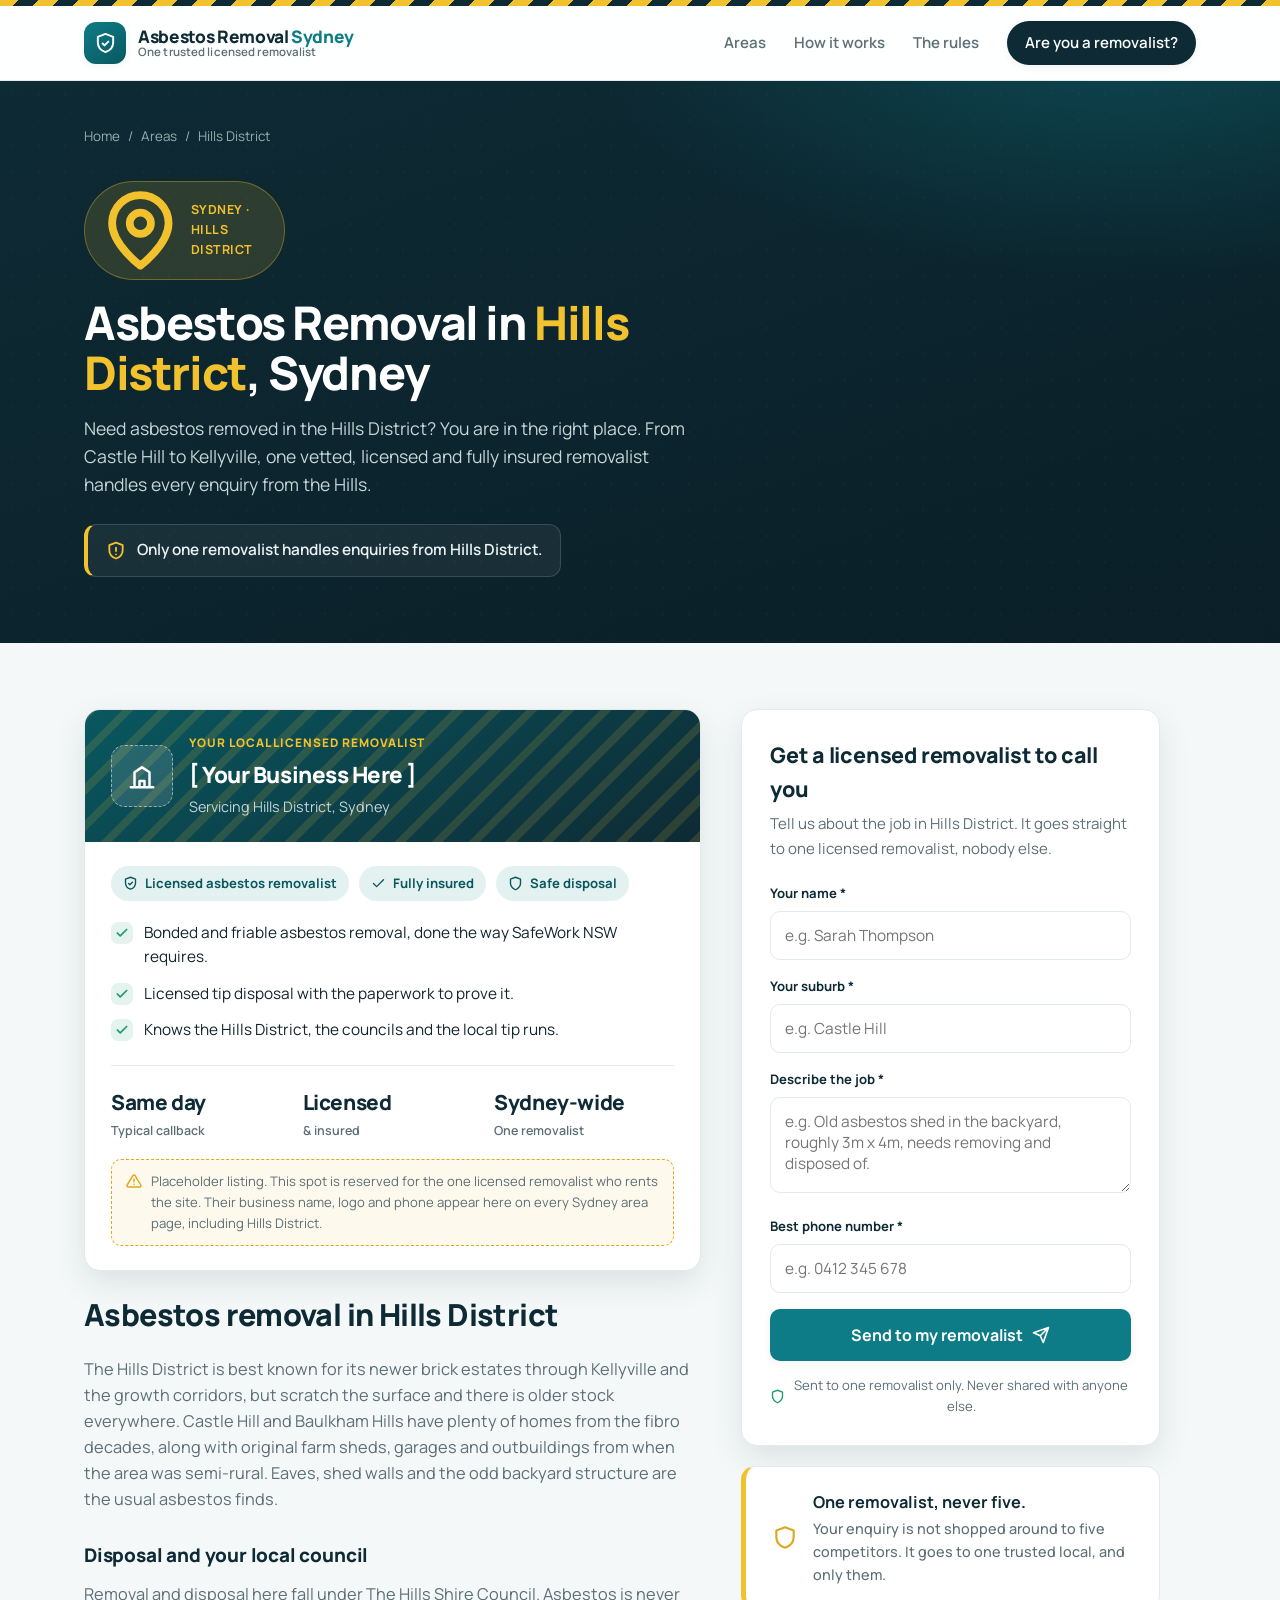
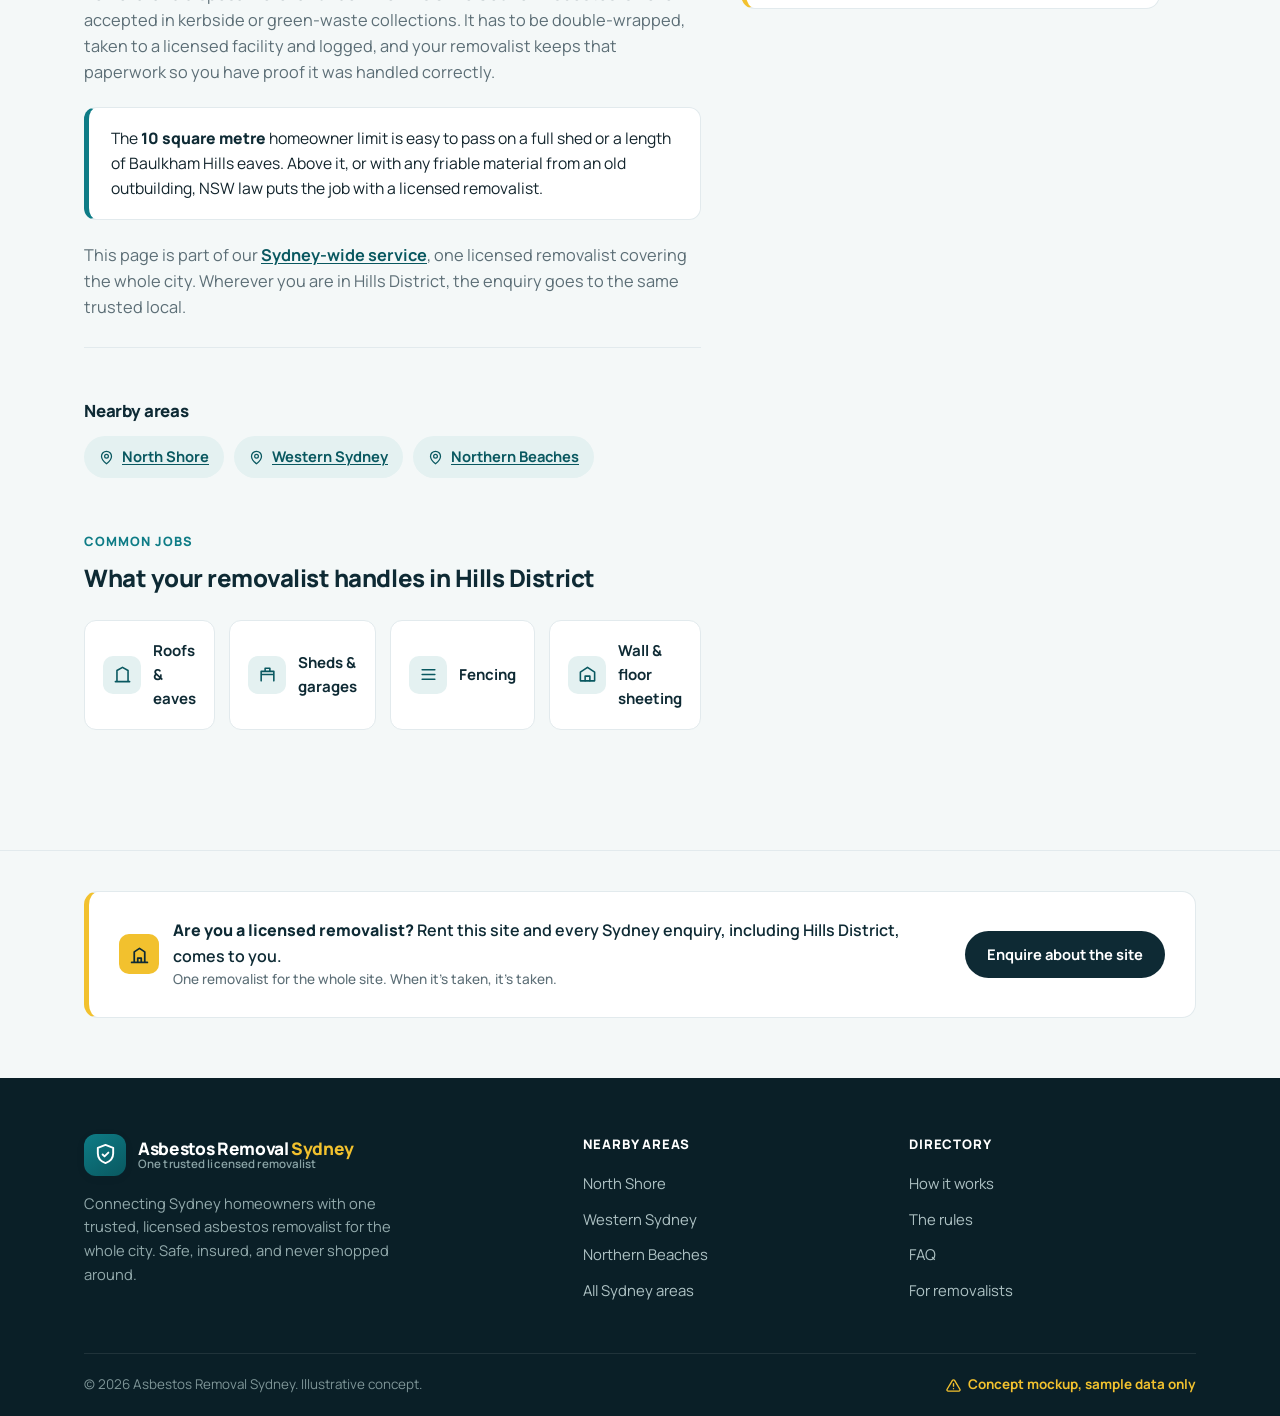
<file: asbestos-removal-hills-district/index.html>
<!DOCTYPE html>
<html lang="en">
<head>
<meta charset="UTF-8" />
<meta name="viewport" content="width=device-width, initial-scale=1.0" />
<meta name="robots" content="noindex,nofollow" />
<title>Asbestos Removal in Hills District, Sydney | Licensed Local Removalist</title>
<meta name="description" content="Licensed asbestos removal in the Hills District, from Castle Hill to Kellyville. One insured local removalist for sheds, eaves and old outbuildings. Never sold to five competitors." />
<link rel="canonical" href="https://sydneyasbestosremoval.netlify.app/asbestos-removal-hills-district/" />
<link rel="preconnect" href="https://fonts.googleapis.com" />
<link rel="preconnect" href="https://fonts.gstatic.com" crossorigin />
<link href="https://fonts.googleapis.com/css2?family=Manrope:wght@400;500;600;700;800&display=swap" rel="stylesheet" />
<link rel="stylesheet" href="/assets/site.css" />
</head>
<body>
<a href="#enquiry" class="skip-link">Skip to enquiry form</a>
<div class="hazard-tape" aria-hidden="true"></div>

<header class="nav" id="nav">
  <div class="wrap nav-inner">
    <a href="/" class="brand" aria-label="Asbestos Removal Sydney home">
      <span class="brand-mark" aria-hidden="true">
        <svg aria-hidden="true" viewBox="0 0 24 24" fill="none" stroke="#fff" stroke-width="2" stroke-linecap="round" stroke-linejoin="round"><path d="M12 2 4 5v6c0 5 3.4 8.4 8 10 4.6-1.6 8-5 8-10V5l-8-3Z"/><path d="m9 12 2 2 4-4"/></svg>
      </span>
      <span class="brand-text">
        <span class="brand-name">Asbestos Removal <b>Sydney</b></span>
        <span class="brand-tag">One trusted licensed removalist</span>
      </span>
    </a>
    <nav class="nav-links" id="navLinks" aria-label="Primary">
      <a href="/#areas">Areas</a>
      <a href="/#how">How it works</a>
      <a href="/#law">The rules</a>
      <a href="/#removalist" class="nav-cta">Are you a removalist?</a>
    </nav>
    <button class="nav-toggle" id="navToggle" aria-label="Toggle menu" aria-expanded="false" aria-controls="navLinks">
      <svg aria-hidden="true" viewBox="0 0 24 24" width="26" height="26" fill="none" stroke="currentColor" stroke-width="2" stroke-linecap="round"><path d="M4 7h16M4 12h16M4 17h16"/></svg>
    </button>
  </div>
</header>

<main>
  <!-- AREA HERO -->
  <section class="area-hero">
    <div class="wrap">
      <nav class="crumbs" aria-label="Breadcrumb">
        <a href="/">Home</a> <span>/</span> <a href="/#areas">Areas</a> <span>/</span> <span>Hills District</span>
      </nav>
      <div class="area-hero-inner">
        <span class="area-chip"><svg aria-hidden="true" viewBox="0 0 24 24" fill="none" stroke="currentColor" stroke-width="2.2" stroke-linecap="round" stroke-linejoin="round"><path d="M20 10c0 6-8 12-8 12s-8-6-8-12a8 8 0 0 1 16 0Z"/><circle cx="12" cy="10" r="3"/></svg> Sydney &middot; Hills District</span>
        <h1>Asbestos Removal in <span>Hills District</span>, Sydney</h1>
        <p>Need asbestos removed in the Hills District? You are in the right place. From Castle Hill to Kellyville, one vetted, licensed and fully insured removalist handles every enquiry from the Hills.</p>
        <div class="excl-line">
          <svg aria-hidden="true" viewBox="0 0 24 24" fill="none" stroke="currentColor" stroke-width="2.2" stroke-linecap="round" stroke-linejoin="round"><path d="M12 2 4 5v6c0 5 3.4 8.4 8 10 4.6-1.6 8-5 8-10V5l-8-3Z"/><path d="M12 8v4M12 16h.01"/></svg>
          Only one removalist handles enquiries from Hills District.
        </div>
      </div>
    </div>
  </section>

  <!-- MAIN: OPERATOR CARD + FORM -->
  <section class="area-main">
    <div class="wrap area-grid">

      <!-- FEATURED REMOVALIST -->
      <div>
        <div class="op-card">
          <div class="op-head">
            <div class="op-avatar" aria-hidden="true">
              <svg aria-hidden="true" viewBox="0 0 24 24" fill="none" stroke="currentColor" stroke-width="2" stroke-linecap="round" stroke-linejoin="round"><path d="M3 21h18M6 21V9l6-4 6 4v12M10 21v-5h4v5"/></svg>
            </div>
            <div class="op-headtext">
              <div class="op-label">Your local licensed removalist</div>
              <div class="op-name">[ Your Business Here ]</div>
              <div class="op-area">Servicing Hills District, Sydney</div>
            </div>
          </div>
          <div class="op-body">
            <div class="op-badges">
              <span class="badge"><svg aria-hidden="true" viewBox="0 0 24 24" fill="none" stroke="currentColor" stroke-width="2.2" stroke-linecap="round" stroke-linejoin="round"><path d="M12 2 4 5v6c0 5 3.4 8.4 8 10 4.6-1.6 8-5 8-10V5l-8-3Z"/><path d="m9 12 2 2 4-4"/></svg> Licensed asbestos removalist</span>
              <span class="badge"><svg aria-hidden="true" viewBox="0 0 24 24" fill="none" stroke="currentColor" stroke-width="2.2" stroke-linecap="round" stroke-linejoin="round"><path d="M20 6 9 17l-5-5"/></svg> Fully insured</span>
              <span class="badge"><svg aria-hidden="true" viewBox="0 0 24 24" fill="none" stroke="currentColor" stroke-width="2.2" stroke-linecap="round" stroke-linejoin="round"><path d="M12 22s8-4 8-10V5l-8-3-8 3v7c0 6 8 10 8 10Z"/></svg> Safe disposal</span>
            </div>
            <div class="op-feats">
              <div class="op-feat"><span class="tick"><svg aria-hidden="true" viewBox="0 0 24 24" fill="none" stroke="currentColor" stroke-width="3" stroke-linecap="round" stroke-linejoin="round"><path d="M20 6 9 17l-5-5"/></svg></span> Bonded and friable asbestos removal, done the way SafeWork NSW requires.</div>
              <div class="op-feat"><span class="tick"><svg aria-hidden="true" viewBox="0 0 24 24" fill="none" stroke="currentColor" stroke-width="3" stroke-linecap="round" stroke-linejoin="round"><path d="M20 6 9 17l-5-5"/></svg></span> Licensed tip disposal with the paperwork to prove it.</div>
              <div class="op-feat"><span class="tick"><svg aria-hidden="true" viewBox="0 0 24 24" fill="none" stroke="currentColor" stroke-width="3" stroke-linecap="round" stroke-linejoin="round"><path d="M20 6 9 17l-5-5"/></svg></span> Knows the Hills District, the councils and the local tip runs.</div>
            </div>
            <div class="op-stats">
              <div class="op-stat"><div class="s-num">Same day</div><div class="s-lab">Typical callback</div></div>
              <div class="op-stat"><div class="s-num">Licensed</div><div class="s-lab">&amp; insured</div></div>
              <div class="op-stat"><div class="s-num">Sydney-wide</div><div class="s-lab">One removalist</div></div>
            </div>
            <div class="op-placeholder-note">
              <svg aria-hidden="true" viewBox="0 0 24 24" fill="none" stroke="currentColor" stroke-width="2.2" stroke-linecap="round" stroke-linejoin="round"><path d="M12 9v4M12 17h.01M10.3 3.9 1.8 18a2 2 0 0 0 1.7 3h17a2 2 0 0 0 1.7-3L13.7 3.9a2 2 0 0 0-3.4 0Z"/></svg>
              Placeholder listing. This spot is reserved for the one licensed removalist who rents the site. Their business name, logo and phone appear here on every Sydney area page, including Hills District.
            </div>
          </div>
        </div>

        <!-- LOCAL CONTENT -->
        <div class="area-content">
          <div class="prose">
            <h2>Asbestos removal in Hills District</h2>
            <p>The Hills District is best known for its newer brick estates through Kellyville and the growth corridors, but scratch the surface and there is older stock everywhere. Castle Hill and Baulkham Hills have plenty of homes from the fibro decades, along with original farm sheds, garages and outbuildings from when the area was semi-rural. Eaves, shed walls and the odd backyard structure are the usual asbestos finds.</p>
            <h3>Disposal and your local council</h3>
            <p>Removal and disposal here fall under The Hills Shire Council. Asbestos is never accepted in kerbside or green-waste collections. It has to be double-wrapped, taken to a licensed facility and logged, and your removalist keeps that paperwork so you have proof it was handled correctly.</p>
            <div class="local-note">The <strong>10 square metre</strong> homeowner limit is easy to pass on a full shed or a length of Baulkham Hills eaves. Above it, or with any friable material from an old outbuilding, NSW law puts the job with a licensed removalist.</div>
            <p>This page is part of our <a href="/">Sydney-wide service</a>, one licensed removalist covering the whole city. Wherever you are in Hills District, the enquiry goes to the same trusted local.</p>
            <div class="nearby">
              <h3>Nearby areas</h3>
              <div class="nearby-links">
        <a href="/asbestos-removal-north-shore/"><svg aria-hidden="true" viewBox="0 0 24 24" fill="none" stroke="currentColor" stroke-width="2" stroke-linecap="round" stroke-linejoin="round"><path d="M20 10c0 6-8 12-8 12s-8-6-8-12a8 8 0 0 1 16 0Z"/><circle cx="12" cy="10" r="3"/></svg> North Shore</a>
        <a href="/asbestos-removal-western-sydney/"><svg aria-hidden="true" viewBox="0 0 24 24" fill="none" stroke="currentColor" stroke-width="2" stroke-linecap="round" stroke-linejoin="round"><path d="M20 10c0 6-8 12-8 12s-8-6-8-12a8 8 0 0 1 16 0Z"/><circle cx="12" cy="10" r="3"/></svg> Western Sydney</a>
        <a href="/asbestos-removal-northern-beaches/"><svg aria-hidden="true" viewBox="0 0 24 24" fill="none" stroke="currentColor" stroke-width="2" stroke-linecap="round" stroke-linejoin="round"><path d="M20 10c0 6-8 12-8 12s-8-6-8-12a8 8 0 0 1 16 0Z"/><circle cx="12" cy="10" r="3"/></svg> Northern Beaches</a>
              </div>
            </div>
          </div>
        </div>

        <!-- WHAT WE REMOVE -->
        <div class="remove-block">
          <div class="remove-head">
            <span class="kicker">Common jobs</span>
            <h2>What your removalist handles in Hills District</h2>
          </div>
          <div class="remove-list">
            <div class="remove-item"><span class="ri"><svg aria-hidden="true" viewBox="0 0 24 24" fill="none" stroke="currentColor" stroke-width="2" stroke-linecap="round" stroke-linejoin="round"><path d="M3 21h18M5 21V7l7-4 7 4v14"/></svg></span><span>Roofs &amp; eaves</span></div>
            <div class="remove-item"><span class="ri"><svg aria-hidden="true" viewBox="0 0 24 24" fill="none" stroke="currentColor" stroke-width="2" stroke-linecap="round" stroke-linejoin="round"><path d="M4 20V8h16v12M4 12h16M9 8V4h6v4"/></svg></span><span>Sheds &amp; garages</span></div>
            <div class="remove-item"><span class="ri"><svg aria-hidden="true" viewBox="0 0 24 24" fill="none" stroke="currentColor" stroke-width="2" stroke-linecap="round" stroke-linejoin="round"><path d="M4 6h16M4 12h16M4 18h16"/></svg></span><span>Fencing</span></div>
            <div class="remove-item"><span class="ri"><svg aria-hidden="true" viewBox="0 0 24 24" fill="none" stroke="currentColor" stroke-width="2" stroke-linecap="round" stroke-linejoin="round"><path d="M3 9l9-6 9 6v11H3z"/><path d="M9 20v-6h6v6"/></svg></span><span>Wall &amp; floor sheeting</span></div>
          </div>
        </div>
      </div>

      <!-- ENQUIRY FORM -->
      <div id="enquiry">
        <div class="form-card">
          <div id="formView">
            <h2>Get a licensed removalist to call you</h2>
            <p class="lede">Tell us about the job in Hills District. It goes straight to one licensed removalist, nobody else.</p>
            <form id="enquiryForm" action="/enquiry" method="post" novalidate>
              <!-- Single canonical submission target. Hidden fields tag the lead source for the one operator. -->
              <input type="hidden" name="area" value="Hills District" />
              <input type="hidden" name="page_url" value="https://sydneyasbestosremoval.netlify.app/asbestos-removal-hills-district/" />
              <div class="field">
                <label for="name">Your name <span class="req">*</span></label>
                <input type="text" id="name" name="name" placeholder="e.g. Sarah Thompson" autocomplete="name" required />
              </div>
              <div class="field">
                <label for="suburb">Your suburb <span class="req">*</span></label>
                <input type="text" id="suburb" name="suburb" placeholder="e.g. Castle Hill" autocomplete="address-level2" required />
              </div>
              <div class="field">
                <label for="job">Describe the job <span class="req">*</span></label>
                <textarea id="job" name="job" placeholder="e.g. Old asbestos shed in the backyard, roughly 3m x 4m, needs removing and disposed of." required></textarea>
              </div>
              <div class="field">
                <label for="phone">Best phone number <span class="req">*</span></label>
                <input type="tel" id="phone" name="phone" placeholder="e.g. 0412 345 678" autocomplete="tel" required />
              </div>
              <button type="submit" class="btn-primary form-send">
                Send to my removalist
                <svg aria-hidden="true" viewBox="0 0 24 24" fill="none" stroke="currentColor" stroke-width="2.2" stroke-linecap="round" stroke-linejoin="round"><path d="M22 2 11 13M22 2l-7 20-4-9-9-4 20-7Z"/></svg>
              </button>
            </form>
            <p class="form-reassure">
              <svg aria-hidden="true" viewBox="0 0 24 24" fill="none" stroke="currentColor" stroke-width="2.2" stroke-linecap="round" stroke-linejoin="round"><path d="M12 22s8-4 8-10V5l-8-3-8 3v7c0 6 8 10 8 10Z"/></svg>
              Sent to one removalist only. Never shared with anyone else.
            </p>
          </div>

          <!-- SUCCESS STATE (mockup) -->
          <div class="form-success" id="formSuccess" role="status" aria-live="polite" tabindex="-1">
            <div class="tick-big"><svg aria-hidden="true" viewBox="0 0 24 24" fill="none" stroke="currentColor" stroke-width="3" stroke-linecap="round" stroke-linejoin="round"><path d="M20 6 9 17l-5-5"/></svg></div>
            <h3>Enquiry sent</h3>
            <p>Your Hills District removalist has your details and will call you back, usually the same day.</p>
          </div>
        </div>

        <!-- EXCLUSIVITY REINFORCE -->
        <div class="reinforce">
          <svg aria-hidden="true" viewBox="0 0 24 24" fill="none" stroke="currentColor" stroke-width="2" stroke-linecap="round" stroke-linejoin="round"><path d="M12 2 4 5v6c0 5 3.4 8.4 8 10 4.6-1.6 8-5 8-10V5l-8-3Z"/></svg>
          <p>One removalist, never five.<span>Your enquiry is not shopped around to five competitors. It goes to one trusted local, and only them.</span></p>
        </div>
      </div>

    </div>
  </section>

  <!-- REMOVALIST STRIP (buyer hook) -->
  <section class="removalist-strip">
    <div class="wrap" style="padding-top: 40px; padding-bottom: 60px;">
      <div class="strip-inner">
        <div class="s-text">
          <span class="strip-badge" aria-hidden="true"><svg aria-hidden="true" viewBox="0 0 24 24" fill="none" stroke="currentColor" stroke-width="2" stroke-linecap="round" stroke-linejoin="round"><path d="M3 21h18M6 21V9l6-4 6 4v12M10 21v-5h4v5"/></svg></span>
          <p><b>Are you a licensed removalist?</b> Rent this site and every Sydney enquiry, including Hills District, comes to you.<span>One removalist for the whole site. When it&rsquo;s taken, it&rsquo;s taken.</span></p>
        </div>
        <a href="/#removalist" class="btn-ghost">Enquire about the site</a>
      </div>
    </div>
  </section>
</main>

<footer class="site">
  <div class="wrap">
    <div class="foot-grid">
      <div class="foot-brand">
        <div class="brand" style="gap: 12px;">
          <span class="brand-mark" aria-hidden="true">
            <svg aria-hidden="true" viewBox="0 0 24 24" fill="none" stroke="#fff" stroke-width="2" stroke-linecap="round" stroke-linejoin="round"><path d="M12 2 4 5v6c0 5 3.4 8.4 8 10 4.6-1.6 8-5 8-10V5l-8-3Z"/><path d="m9 12 2 2 4-4"/></svg>
          </span>
          <span class="brand-text">
            <span class="brand-name">Asbestos Removal <b>Sydney</b></span>
            <span class="brand-tag">One trusted licensed removalist</span>
          </span>
        </div>
        <p class="foot-blurb">Connecting Sydney homeowners with one trusted, licensed asbestos removalist for the whole city. Safe, insured, and never shopped around.</p>
      </div>
      <div>
        <h4>Nearby areas</h4>
        <ul>
          <li><a href="/asbestos-removal-north-shore/">North Shore</a></li>
          <li><a href="/asbestos-removal-western-sydney/">Western Sydney</a></li>
          <li><a href="/asbestos-removal-northern-beaches/">Northern Beaches</a></li>
          <li><a href="/#areas">All Sydney areas</a></li>
        </ul>
      </div>
      <div>
        <h4>Directory</h4>
        <ul>
          <li><a href="/#how">How it works</a></li>
          <li><a href="/#law">The rules</a></li>
          <li><a href="/#faq">FAQ</a></li>
          <li><a href="/#removalist">For removalists</a></li>
        </ul>
      </div>
    </div>
    <div class="foot-bar">
      <span>&copy; 2026 Asbestos Removal Sydney. Illustrative concept.</span>
      <span class="demo-flag"><svg aria-hidden="true" viewBox="0 0 24 24" fill="none" stroke="currentColor" stroke-width="2.2" stroke-linecap="round" stroke-linejoin="round"><path d="M12 9v4M12 17h.01M10.3 3.9 1.8 18a2 2 0 0 0 1.7 3h17a2 2 0 0 0 1.7-3L13.7 3.9a2 2 0 0 0-3.4 0Z"/></svg> Concept mockup, sample data only</span>
    </div>
  </div>
</footer>

<!-- Honest schema only: Organization + WebSite + BreadcrumbList. No LocalBusiness / Service / Review (no real operator yet). -->
<script type="application/ld+json">
{
  "@context": "https://schema.org",
  "@graph": [
    {
      "@type": "Organization",
      "@id": "https://sydneyasbestosremoval.netlify.app/#organization",
      "name": "Asbestos Removal Sydney",
      "url": "https://sydneyasbestosremoval.netlify.app/",
      "description": "Directory connecting Sydney homeowners with one trusted, licensed asbestos removalist."
    },
    {
      "@type": "WebSite",
      "@id": "https://sydneyasbestosremoval.netlify.app/#website",
      "url": "https://sydneyasbestosremoval.netlify.app/",
      "name": "Asbestos Removal Sydney",
      "publisher": { "@id": "https://sydneyasbestosremoval.netlify.app/#organization" }
    },
    {
      "@type": "BreadcrumbList",
      "itemListElement": [
        { "@type": "ListItem", "position": 1, "name": "Home", "item": "https://sydneyasbestosremoval.netlify.app/" },
        { "@type": "ListItem", "position": 2, "name": "Areas", "item": "https://sydneyasbestosremoval.netlify.app/#areas" },
        { "@type": "ListItem", "position": 3, "name": "Hills District", "item": "https://sydneyasbestosremoval.netlify.app/asbestos-removal-hills-district/" }
      ]
    }
  ]
}
</script>

<script>
  // Sticky nav shadow
  var nav = document.getElementById('nav');
  window.addEventListener('scroll', function () {
    nav.classList.toggle('scrolled', window.scrollY > 8);
  }, { passive: true });

  // Mobile menu
  var toggle = document.getElementById('navToggle');
  var links = document.getElementById('navLinks');
  toggle.addEventListener('click', function () {
    var open = links.classList.toggle('open');
    toggle.setAttribute('aria-expanded', open ? 'true' : 'false');
  });

  // Enquiry form -> mockup success state (no backend)
  document.getElementById('enquiryForm').addEventListener('submit', function (e) {
    e.preventDefault();
    if (!this.checkValidity()) { this.reportValidity(); return; }
    document.getElementById('formView').style.display = 'none';
    document.getElementById('formSuccess').classList.add('show');
    document.getElementById('formSuccess').focus();
    document.getElementById('enquiry').scrollIntoView({ behavior: 'smooth', block: 'center' });
  });
</script>
</body>
</html>
</file>
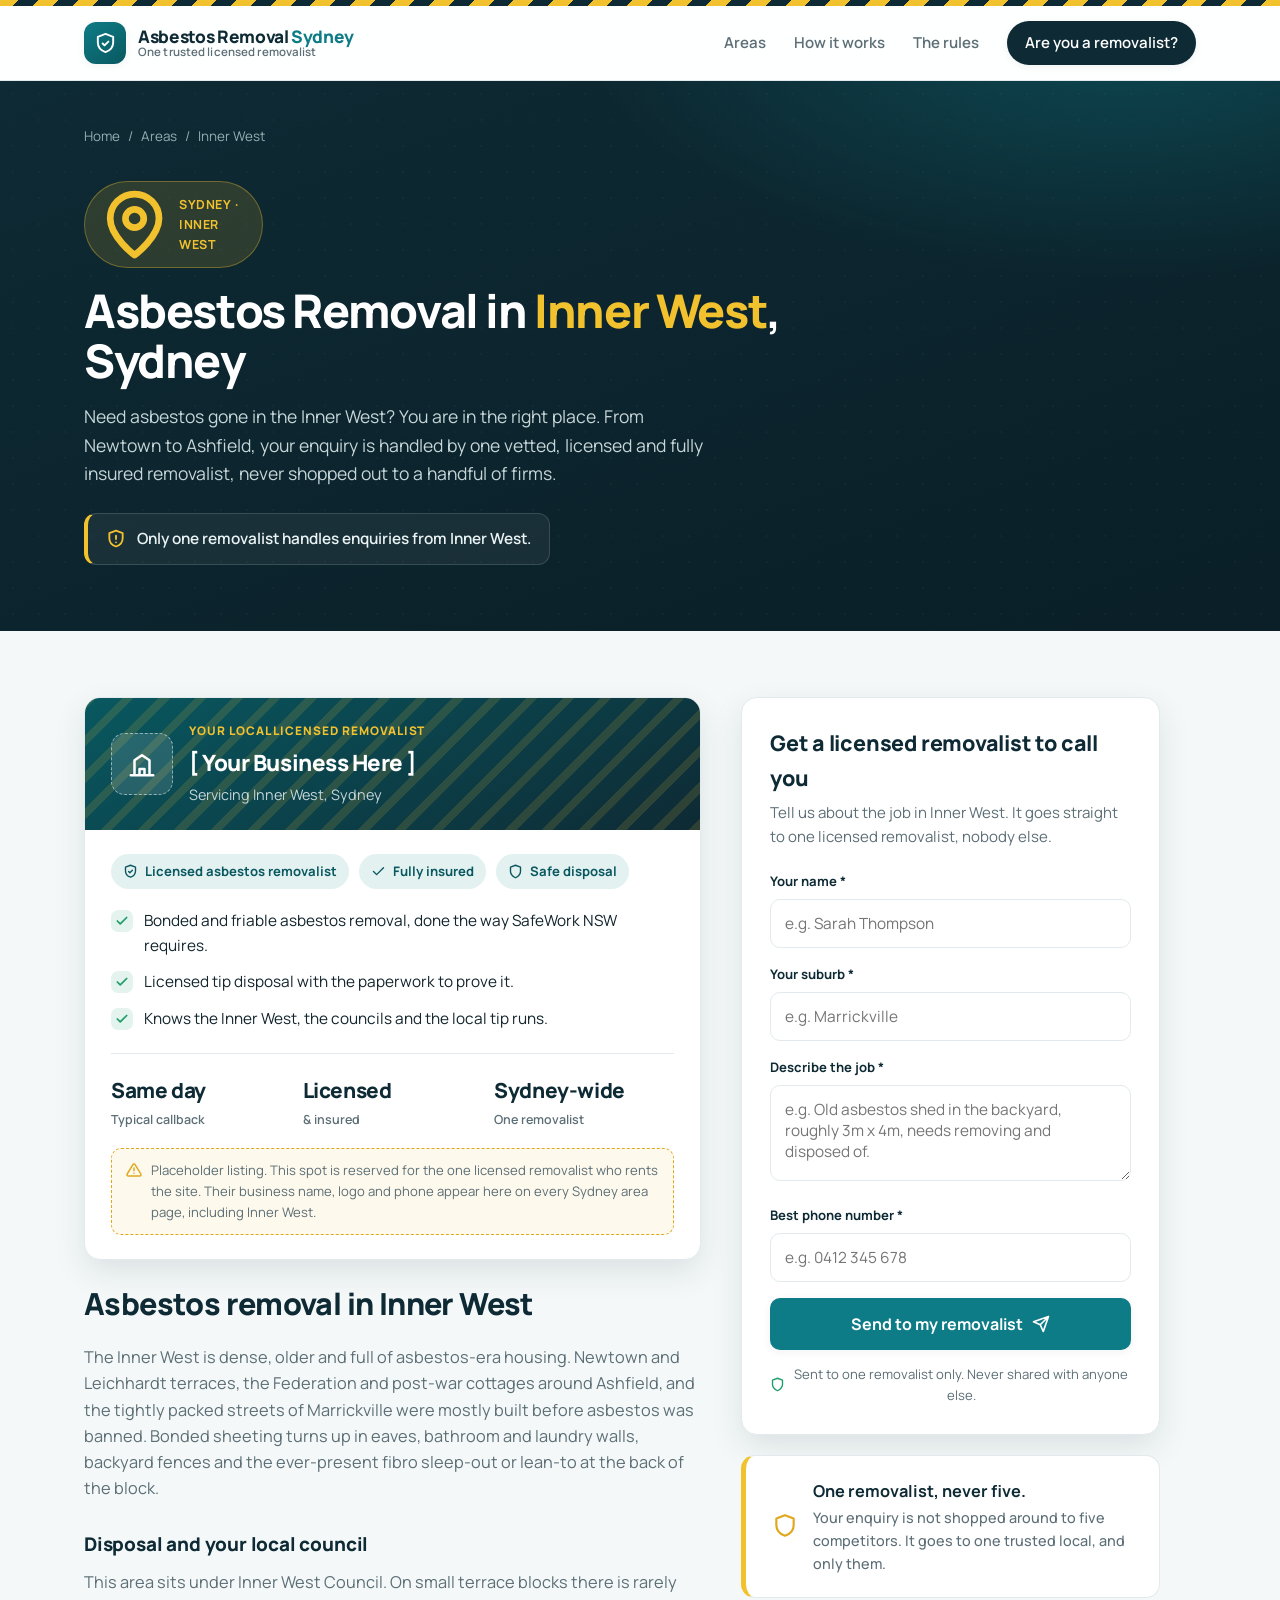
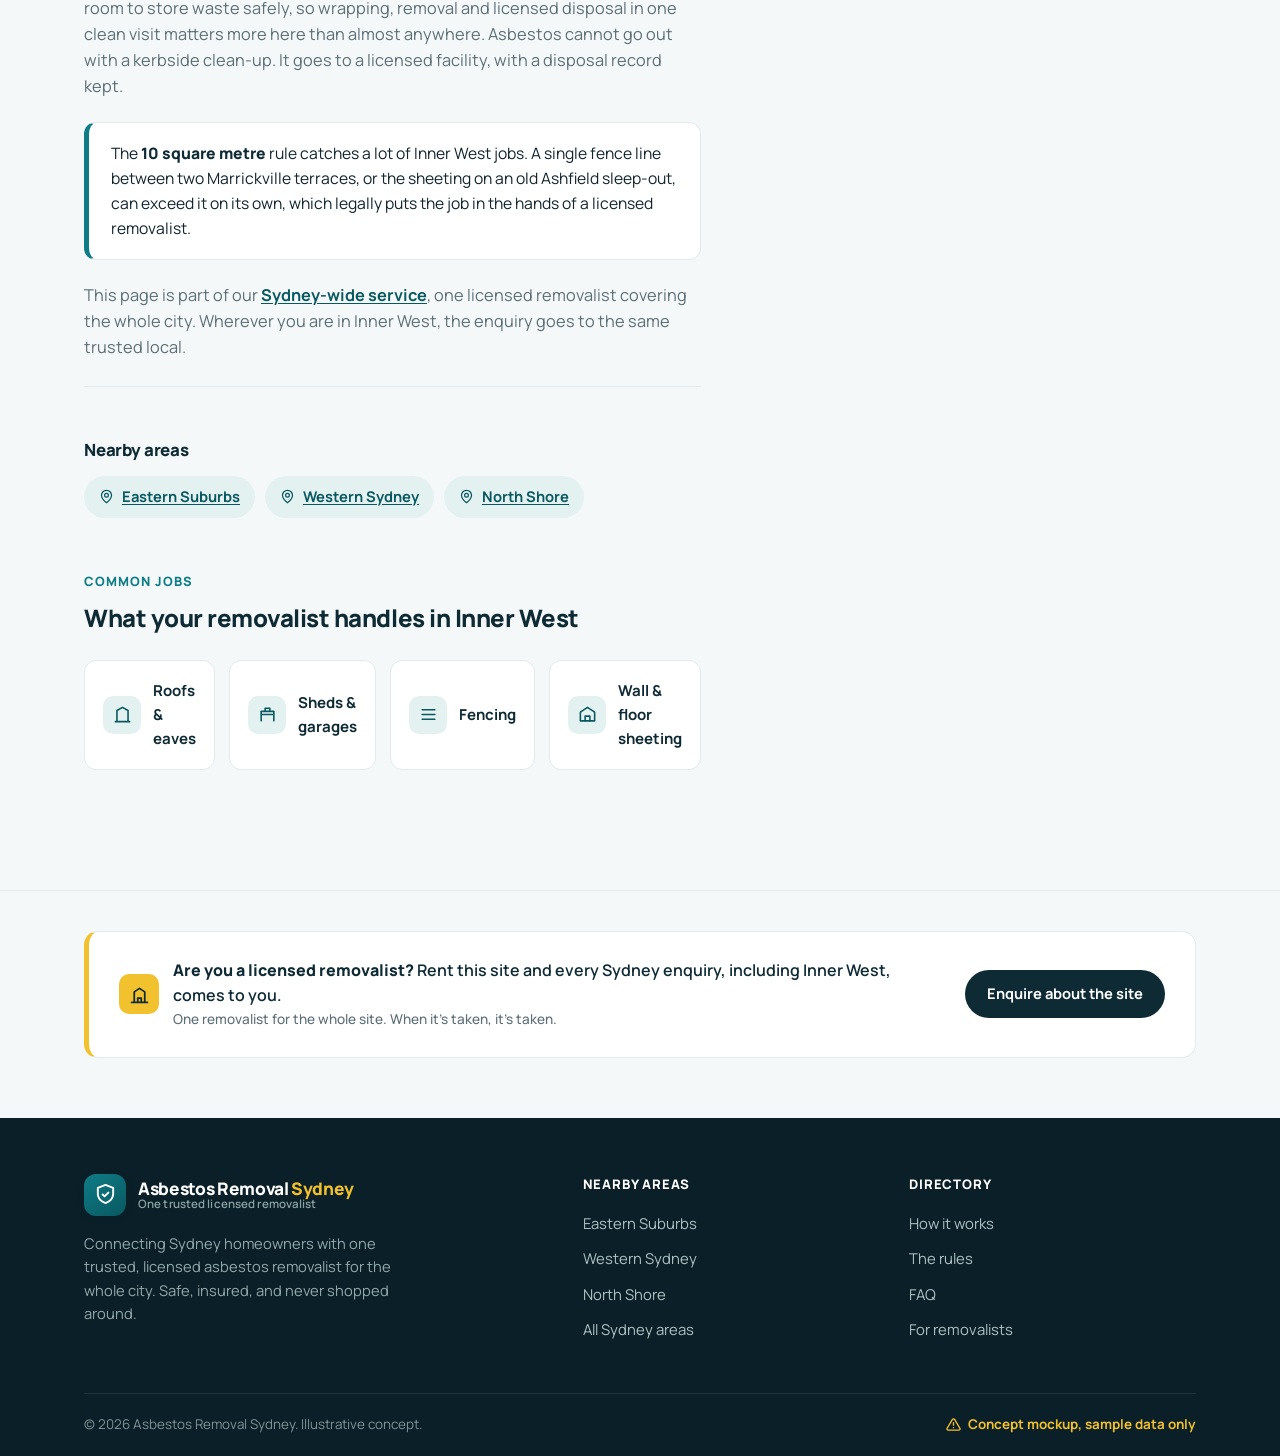
<file: asbestos-removal-inner-west/index.html>
<!DOCTYPE html>
<html lang="en">
<head>
<meta charset="UTF-8" />
<meta name="viewport" content="width=device-width, initial-scale=1.0" />
<meta name="robots" content="noindex,nofollow" />
<title>Asbestos Removal in Inner West, Sydney | Licensed Local Removalist</title>
<meta name="description" content="Licensed asbestos removal in the Inner West, from Newtown to Ashfield. One trusted removalist for terrace eaves, fences and fibro sleep-outs. Your enquiry goes to one local only." />
<link rel="canonical" href="https://sydneyasbestosremoval.netlify.app/asbestos-removal-inner-west/" />
<link rel="preconnect" href="https://fonts.googleapis.com" />
<link rel="preconnect" href="https://fonts.gstatic.com" crossorigin />
<link href="https://fonts.googleapis.com/css2?family=Manrope:wght@400;500;600;700;800&display=swap" rel="stylesheet" />
<link rel="stylesheet" href="/assets/site.css" />
</head>
<body>
<a href="#enquiry" class="skip-link">Skip to enquiry form</a>
<div class="hazard-tape" aria-hidden="true"></div>

<header class="nav" id="nav">
  <div class="wrap nav-inner">
    <a href="/" class="brand" aria-label="Asbestos Removal Sydney home">
      <span class="brand-mark" aria-hidden="true">
        <svg aria-hidden="true" viewBox="0 0 24 24" fill="none" stroke="#fff" stroke-width="2" stroke-linecap="round" stroke-linejoin="round"><path d="M12 2 4 5v6c0 5 3.4 8.4 8 10 4.6-1.6 8-5 8-10V5l-8-3Z"/><path d="m9 12 2 2 4-4"/></svg>
      </span>
      <span class="brand-text">
        <span class="brand-name">Asbestos Removal <b>Sydney</b></span>
        <span class="brand-tag">One trusted licensed removalist</span>
      </span>
    </a>
    <nav class="nav-links" id="navLinks" aria-label="Primary">
      <a href="/#areas">Areas</a>
      <a href="/#how">How it works</a>
      <a href="/#law">The rules</a>
      <a href="/#removalist" class="nav-cta">Are you a removalist?</a>
    </nav>
    <button class="nav-toggle" id="navToggle" aria-label="Toggle menu" aria-expanded="false" aria-controls="navLinks">
      <svg aria-hidden="true" viewBox="0 0 24 24" width="26" height="26" fill="none" stroke="currentColor" stroke-width="2" stroke-linecap="round"><path d="M4 7h16M4 12h16M4 17h16"/></svg>
    </button>
  </div>
</header>

<main>
  <!-- AREA HERO -->
  <section class="area-hero">
    <div class="wrap">
      <nav class="crumbs" aria-label="Breadcrumb">
        <a href="/">Home</a> <span>/</span> <a href="/#areas">Areas</a> <span>/</span> <span>Inner West</span>
      </nav>
      <div class="area-hero-inner">
        <span class="area-chip"><svg aria-hidden="true" viewBox="0 0 24 24" fill="none" stroke="currentColor" stroke-width="2.2" stroke-linecap="round" stroke-linejoin="round"><path d="M20 10c0 6-8 12-8 12s-8-6-8-12a8 8 0 0 1 16 0Z"/><circle cx="12" cy="10" r="3"/></svg> Sydney &middot; Inner West</span>
        <h1>Asbestos Removal in <span>Inner West</span>, Sydney</h1>
        <p>Need asbestos gone in the Inner West? You are in the right place. From Newtown to Ashfield, your enquiry is handled by one vetted, licensed and fully insured removalist, never shopped out to a handful of firms.</p>
        <div class="excl-line">
          <svg aria-hidden="true" viewBox="0 0 24 24" fill="none" stroke="currentColor" stroke-width="2.2" stroke-linecap="round" stroke-linejoin="round"><path d="M12 2 4 5v6c0 5 3.4 8.4 8 10 4.6-1.6 8-5 8-10V5l-8-3Z"/><path d="M12 8v4M12 16h.01"/></svg>
          Only one removalist handles enquiries from Inner West.
        </div>
      </div>
    </div>
  </section>

  <!-- MAIN: OPERATOR CARD + FORM -->
  <section class="area-main">
    <div class="wrap area-grid">

      <!-- FEATURED REMOVALIST -->
      <div>
        <div class="op-card">
          <div class="op-head">
            <div class="op-avatar" aria-hidden="true">
              <svg aria-hidden="true" viewBox="0 0 24 24" fill="none" stroke="currentColor" stroke-width="2" stroke-linecap="round" stroke-linejoin="round"><path d="M3 21h18M6 21V9l6-4 6 4v12M10 21v-5h4v5"/></svg>
            </div>
            <div class="op-headtext">
              <div class="op-label">Your local licensed removalist</div>
              <div class="op-name">[ Your Business Here ]</div>
              <div class="op-area">Servicing Inner West, Sydney</div>
            </div>
          </div>
          <div class="op-body">
            <div class="op-badges">
              <span class="badge"><svg aria-hidden="true" viewBox="0 0 24 24" fill="none" stroke="currentColor" stroke-width="2.2" stroke-linecap="round" stroke-linejoin="round"><path d="M12 2 4 5v6c0 5 3.4 8.4 8 10 4.6-1.6 8-5 8-10V5l-8-3Z"/><path d="m9 12 2 2 4-4"/></svg> Licensed asbestos removalist</span>
              <span class="badge"><svg aria-hidden="true" viewBox="0 0 24 24" fill="none" stroke="currentColor" stroke-width="2.2" stroke-linecap="round" stroke-linejoin="round"><path d="M20 6 9 17l-5-5"/></svg> Fully insured</span>
              <span class="badge"><svg aria-hidden="true" viewBox="0 0 24 24" fill="none" stroke="currentColor" stroke-width="2.2" stroke-linecap="round" stroke-linejoin="round"><path d="M12 22s8-4 8-10V5l-8-3-8 3v7c0 6 8 10 8 10Z"/></svg> Safe disposal</span>
            </div>
            <div class="op-feats">
              <div class="op-feat"><span class="tick"><svg aria-hidden="true" viewBox="0 0 24 24" fill="none" stroke="currentColor" stroke-width="3" stroke-linecap="round" stroke-linejoin="round"><path d="M20 6 9 17l-5-5"/></svg></span> Bonded and friable asbestos removal, done the way SafeWork NSW requires.</div>
              <div class="op-feat"><span class="tick"><svg aria-hidden="true" viewBox="0 0 24 24" fill="none" stroke="currentColor" stroke-width="3" stroke-linecap="round" stroke-linejoin="round"><path d="M20 6 9 17l-5-5"/></svg></span> Licensed tip disposal with the paperwork to prove it.</div>
              <div class="op-feat"><span class="tick"><svg aria-hidden="true" viewBox="0 0 24 24" fill="none" stroke="currentColor" stroke-width="3" stroke-linecap="round" stroke-linejoin="round"><path d="M20 6 9 17l-5-5"/></svg></span> Knows the Inner West, the councils and the local tip runs.</div>
            </div>
            <div class="op-stats">
              <div class="op-stat"><div class="s-num">Same day</div><div class="s-lab">Typical callback</div></div>
              <div class="op-stat"><div class="s-num">Licensed</div><div class="s-lab">&amp; insured</div></div>
              <div class="op-stat"><div class="s-num">Sydney-wide</div><div class="s-lab">One removalist</div></div>
            </div>
            <div class="op-placeholder-note">
              <svg aria-hidden="true" viewBox="0 0 24 24" fill="none" stroke="currentColor" stroke-width="2.2" stroke-linecap="round" stroke-linejoin="round"><path d="M12 9v4M12 17h.01M10.3 3.9 1.8 18a2 2 0 0 0 1.7 3h17a2 2 0 0 0 1.7-3L13.7 3.9a2 2 0 0 0-3.4 0Z"/></svg>
              Placeholder listing. This spot is reserved for the one licensed removalist who rents the site. Their business name, logo and phone appear here on every Sydney area page, including Inner West.
            </div>
          </div>
        </div>

        <!-- LOCAL CONTENT -->
        <div class="area-content">
          <div class="prose">
            <h2>Asbestos removal in Inner West</h2>
            <p>The Inner West is dense, older and full of asbestos-era housing. Newtown and Leichhardt terraces, the Federation and post-war cottages around Ashfield, and the tightly packed streets of Marrickville were mostly built before asbestos was banned. Bonded sheeting turns up in eaves, bathroom and laundry walls, backyard fences and the ever-present fibro sleep-out or lean-to at the back of the block.</p>
            <h3>Disposal and your local council</h3>
            <p>This area sits under Inner West Council. On small terrace blocks there is rarely room to store waste safely, so wrapping, removal and licensed disposal in one clean visit matters more here than almost anywhere. Asbestos cannot go out with a kerbside clean-up. It goes to a licensed facility, with a disposal record kept.</p>
            <div class="local-note">The <strong>10 square metre</strong> rule catches a lot of Inner West jobs. A single fence line between two Marrickville terraces, or the sheeting on an old Ashfield sleep-out, can exceed it on its own, which legally puts the job in the hands of a licensed removalist.</div>
            <p>This page is part of our <a href="/">Sydney-wide service</a>, one licensed removalist covering the whole city. Wherever you are in Inner West, the enquiry goes to the same trusted local.</p>
            <div class="nearby">
              <h3>Nearby areas</h3>
              <div class="nearby-links">
        <a href="/asbestos-removal-eastern-suburbs/"><svg aria-hidden="true" viewBox="0 0 24 24" fill="none" stroke="currentColor" stroke-width="2" stroke-linecap="round" stroke-linejoin="round"><path d="M20 10c0 6-8 12-8 12s-8-6-8-12a8 8 0 0 1 16 0Z"/><circle cx="12" cy="10" r="3"/></svg> Eastern Suburbs</a>
        <a href="/asbestos-removal-western-sydney/"><svg aria-hidden="true" viewBox="0 0 24 24" fill="none" stroke="currentColor" stroke-width="2" stroke-linecap="round" stroke-linejoin="round"><path d="M20 10c0 6-8 12-8 12s-8-6-8-12a8 8 0 0 1 16 0Z"/><circle cx="12" cy="10" r="3"/></svg> Western Sydney</a>
        <a href="/asbestos-removal-north-shore/"><svg aria-hidden="true" viewBox="0 0 24 24" fill="none" stroke="currentColor" stroke-width="2" stroke-linecap="round" stroke-linejoin="round"><path d="M20 10c0 6-8 12-8 12s-8-6-8-12a8 8 0 0 1 16 0Z"/><circle cx="12" cy="10" r="3"/></svg> North Shore</a>
              </div>
            </div>
          </div>
        </div>

        <!-- WHAT WE REMOVE -->
        <div class="remove-block">
          <div class="remove-head">
            <span class="kicker">Common jobs</span>
            <h2>What your removalist handles in Inner West</h2>
          </div>
          <div class="remove-list">
            <div class="remove-item"><span class="ri"><svg aria-hidden="true" viewBox="0 0 24 24" fill="none" stroke="currentColor" stroke-width="2" stroke-linecap="round" stroke-linejoin="round"><path d="M3 21h18M5 21V7l7-4 7 4v14"/></svg></span><span>Roofs &amp; eaves</span></div>
            <div class="remove-item"><span class="ri"><svg aria-hidden="true" viewBox="0 0 24 24" fill="none" stroke="currentColor" stroke-width="2" stroke-linecap="round" stroke-linejoin="round"><path d="M4 20V8h16v12M4 12h16M9 8V4h6v4"/></svg></span><span>Sheds &amp; garages</span></div>
            <div class="remove-item"><span class="ri"><svg aria-hidden="true" viewBox="0 0 24 24" fill="none" stroke="currentColor" stroke-width="2" stroke-linecap="round" stroke-linejoin="round"><path d="M4 6h16M4 12h16M4 18h16"/></svg></span><span>Fencing</span></div>
            <div class="remove-item"><span class="ri"><svg aria-hidden="true" viewBox="0 0 24 24" fill="none" stroke="currentColor" stroke-width="2" stroke-linecap="round" stroke-linejoin="round"><path d="M3 9l9-6 9 6v11H3z"/><path d="M9 20v-6h6v6"/></svg></span><span>Wall &amp; floor sheeting</span></div>
          </div>
        </div>
      </div>

      <!-- ENQUIRY FORM -->
      <div id="enquiry">
        <div class="form-card">
          <div id="formView">
            <h2>Get a licensed removalist to call you</h2>
            <p class="lede">Tell us about the job in Inner West. It goes straight to one licensed removalist, nobody else.</p>
            <form id="enquiryForm" action="/enquiry" method="post" novalidate>
              <!-- Single canonical submission target. Hidden fields tag the lead source for the one operator. -->
              <input type="hidden" name="area" value="Inner West" />
              <input type="hidden" name="page_url" value="https://sydneyasbestosremoval.netlify.app/asbestos-removal-inner-west/" />
              <div class="field">
                <label for="name">Your name <span class="req">*</span></label>
                <input type="text" id="name" name="name" placeholder="e.g. Sarah Thompson" autocomplete="name" required />
              </div>
              <div class="field">
                <label for="suburb">Your suburb <span class="req">*</span></label>
                <input type="text" id="suburb" name="suburb" placeholder="e.g. Marrickville" autocomplete="address-level2" required />
              </div>
              <div class="field">
                <label for="job">Describe the job <span class="req">*</span></label>
                <textarea id="job" name="job" placeholder="e.g. Old asbestos shed in the backyard, roughly 3m x 4m, needs removing and disposed of." required></textarea>
              </div>
              <div class="field">
                <label for="phone">Best phone number <span class="req">*</span></label>
                <input type="tel" id="phone" name="phone" placeholder="e.g. 0412 345 678" autocomplete="tel" required />
              </div>
              <button type="submit" class="btn-primary form-send">
                Send to my removalist
                <svg aria-hidden="true" viewBox="0 0 24 24" fill="none" stroke="currentColor" stroke-width="2.2" stroke-linecap="round" stroke-linejoin="round"><path d="M22 2 11 13M22 2l-7 20-4-9-9-4 20-7Z"/></svg>
              </button>
            </form>
            <p class="form-reassure">
              <svg aria-hidden="true" viewBox="0 0 24 24" fill="none" stroke="currentColor" stroke-width="2.2" stroke-linecap="round" stroke-linejoin="round"><path d="M12 22s8-4 8-10V5l-8-3-8 3v7c0 6 8 10 8 10Z"/></svg>
              Sent to one removalist only. Never shared with anyone else.
            </p>
          </div>

          <!-- SUCCESS STATE (mockup) -->
          <div class="form-success" id="formSuccess" role="status" aria-live="polite" tabindex="-1">
            <div class="tick-big"><svg aria-hidden="true" viewBox="0 0 24 24" fill="none" stroke="currentColor" stroke-width="3" stroke-linecap="round" stroke-linejoin="round"><path d="M20 6 9 17l-5-5"/></svg></div>
            <h3>Enquiry sent</h3>
            <p>Your Inner West removalist has your details and will call you back, usually the same day.</p>
          </div>
        </div>

        <!-- EXCLUSIVITY REINFORCE -->
        <div class="reinforce">
          <svg aria-hidden="true" viewBox="0 0 24 24" fill="none" stroke="currentColor" stroke-width="2" stroke-linecap="round" stroke-linejoin="round"><path d="M12 2 4 5v6c0 5 3.4 8.4 8 10 4.6-1.6 8-5 8-10V5l-8-3Z"/></svg>
          <p>One removalist, never five.<span>Your enquiry is not shopped around to five competitors. It goes to one trusted local, and only them.</span></p>
        </div>
      </div>

    </div>
  </section>

  <!-- REMOVALIST STRIP (buyer hook) -->
  <section class="removalist-strip">
    <div class="wrap" style="padding-top: 40px; padding-bottom: 60px;">
      <div class="strip-inner">
        <div class="s-text">
          <span class="strip-badge" aria-hidden="true"><svg aria-hidden="true" viewBox="0 0 24 24" fill="none" stroke="currentColor" stroke-width="2" stroke-linecap="round" stroke-linejoin="round"><path d="M3 21h18M6 21V9l6-4 6 4v12M10 21v-5h4v5"/></svg></span>
          <p><b>Are you a licensed removalist?</b> Rent this site and every Sydney enquiry, including Inner West, comes to you.<span>One removalist for the whole site. When it&rsquo;s taken, it&rsquo;s taken.</span></p>
        </div>
        <a href="/#removalist" class="btn-ghost">Enquire about the site</a>
      </div>
    </div>
  </section>
</main>

<footer class="site">
  <div class="wrap">
    <div class="foot-grid">
      <div class="foot-brand">
        <div class="brand" style="gap: 12px;">
          <span class="brand-mark" aria-hidden="true">
            <svg aria-hidden="true" viewBox="0 0 24 24" fill="none" stroke="#fff" stroke-width="2" stroke-linecap="round" stroke-linejoin="round"><path d="M12 2 4 5v6c0 5 3.4 8.4 8 10 4.6-1.6 8-5 8-10V5l-8-3Z"/><path d="m9 12 2 2 4-4"/></svg>
          </span>
          <span class="brand-text">
            <span class="brand-name">Asbestos Removal <b>Sydney</b></span>
            <span class="brand-tag">One trusted licensed removalist</span>
          </span>
        </div>
        <p class="foot-blurb">Connecting Sydney homeowners with one trusted, licensed asbestos removalist for the whole city. Safe, insured, and never shopped around.</p>
      </div>
      <div>
        <h4>Nearby areas</h4>
        <ul>
          <li><a href="/asbestos-removal-eastern-suburbs/">Eastern Suburbs</a></li>
          <li><a href="/asbestos-removal-western-sydney/">Western Sydney</a></li>
          <li><a href="/asbestos-removal-north-shore/">North Shore</a></li>
          <li><a href="/#areas">All Sydney areas</a></li>
        </ul>
      </div>
      <div>
        <h4>Directory</h4>
        <ul>
          <li><a href="/#how">How it works</a></li>
          <li><a href="/#law">The rules</a></li>
          <li><a href="/#faq">FAQ</a></li>
          <li><a href="/#removalist">For removalists</a></li>
        </ul>
      </div>
    </div>
    <div class="foot-bar">
      <span>&copy; 2026 Asbestos Removal Sydney. Illustrative concept.</span>
      <span class="demo-flag"><svg aria-hidden="true" viewBox="0 0 24 24" fill="none" stroke="currentColor" stroke-width="2.2" stroke-linecap="round" stroke-linejoin="round"><path d="M12 9v4M12 17h.01M10.3 3.9 1.8 18a2 2 0 0 0 1.7 3h17a2 2 0 0 0 1.7-3L13.7 3.9a2 2 0 0 0-3.4 0Z"/></svg> Concept mockup, sample data only</span>
    </div>
  </div>
</footer>

<!-- Honest schema only: Organization + WebSite + BreadcrumbList. No LocalBusiness / Service / Review (no real operator yet). -->
<script type="application/ld+json">
{
  "@context": "https://schema.org",
  "@graph": [
    {
      "@type": "Organization",
      "@id": "https://sydneyasbestosremoval.netlify.app/#organization",
      "name": "Asbestos Removal Sydney",
      "url": "https://sydneyasbestosremoval.netlify.app/",
      "description": "Directory connecting Sydney homeowners with one trusted, licensed asbestos removalist."
    },
    {
      "@type": "WebSite",
      "@id": "https://sydneyasbestosremoval.netlify.app/#website",
      "url": "https://sydneyasbestosremoval.netlify.app/",
      "name": "Asbestos Removal Sydney",
      "publisher": { "@id": "https://sydneyasbestosremoval.netlify.app/#organization" }
    },
    {
      "@type": "BreadcrumbList",
      "itemListElement": [
        { "@type": "ListItem", "position": 1, "name": "Home", "item": "https://sydneyasbestosremoval.netlify.app/" },
        { "@type": "ListItem", "position": 2, "name": "Areas", "item": "https://sydneyasbestosremoval.netlify.app/#areas" },
        { "@type": "ListItem", "position": 3, "name": "Inner West", "item": "https://sydneyasbestosremoval.netlify.app/asbestos-removal-inner-west/" }
      ]
    }
  ]
}
</script>

<script>
  // Sticky nav shadow
  var nav = document.getElementById('nav');
  window.addEventListener('scroll', function () {
    nav.classList.toggle('scrolled', window.scrollY > 8);
  }, { passive: true });

  // Mobile menu
  var toggle = document.getElementById('navToggle');
  var links = document.getElementById('navLinks');
  toggle.addEventListener('click', function () {
    var open = links.classList.toggle('open');
    toggle.setAttribute('aria-expanded', open ? 'true' : 'false');
  });

  // Enquiry form -> mockup success state (no backend)
  document.getElementById('enquiryForm').addEventListener('submit', function (e) {
    e.preventDefault();
    if (!this.checkValidity()) { this.reportValidity(); return; }
    document.getElementById('formView').style.display = 'none';
    document.getElementById('formSuccess').classList.add('show');
    document.getElementById('formSuccess').focus();
    document.getElementById('enquiry').scrollIntoView({ behavior: 'smooth', block: 'center' });
  });
</script>
</body>
</html>
</file>
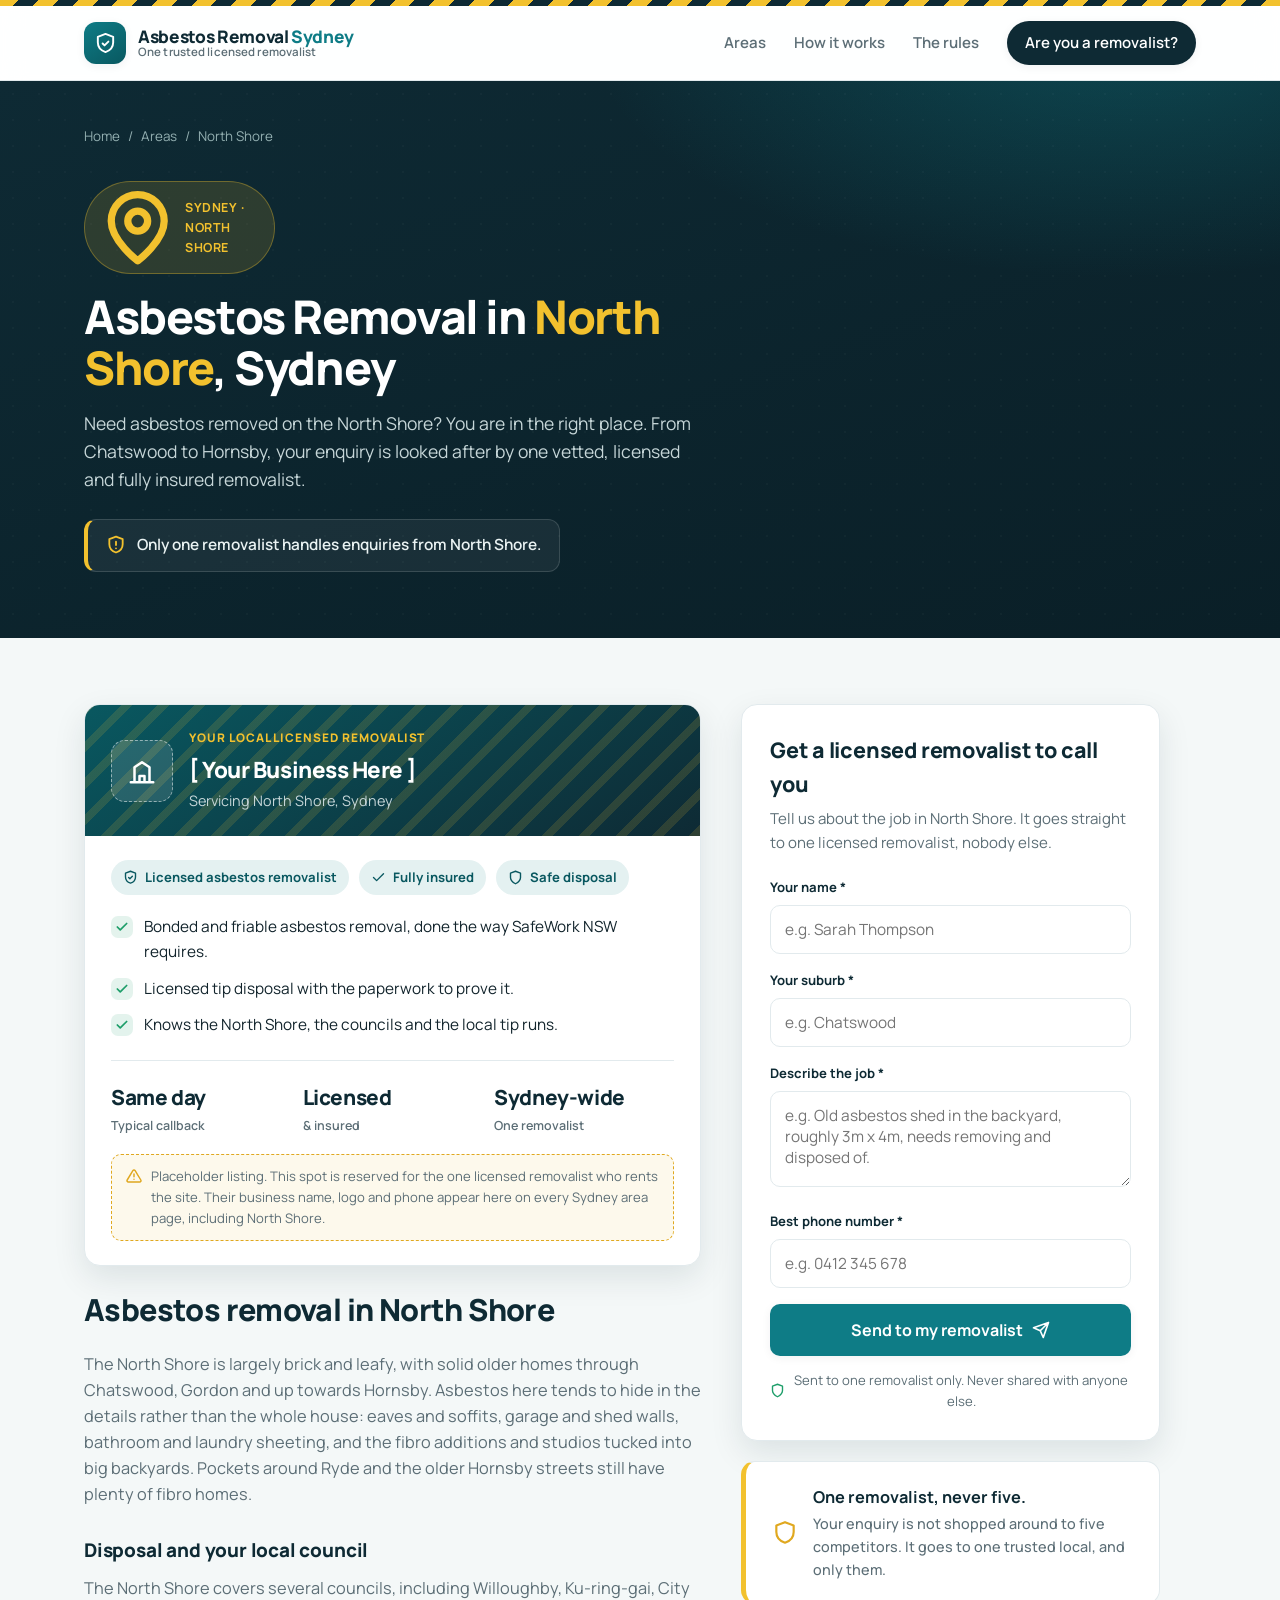
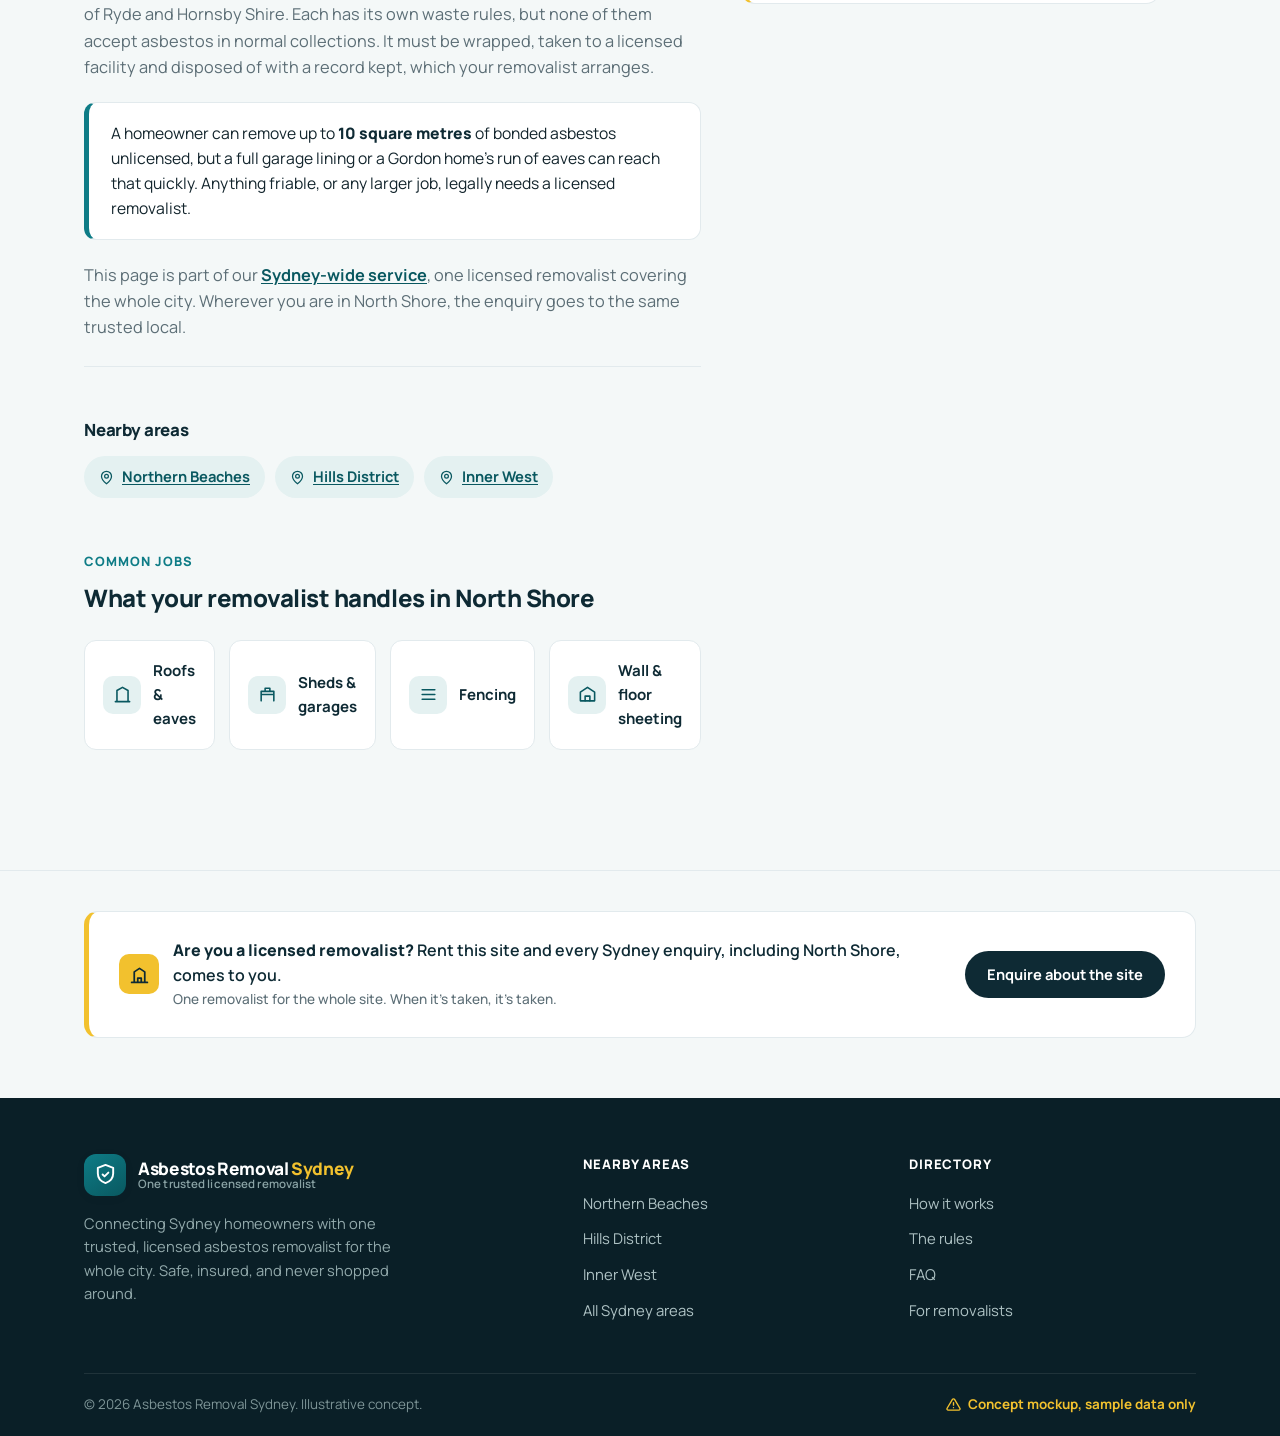
<file: asbestos-removal-north-shore/index.html>
<!DOCTYPE html>
<html lang="en">
<head>
<meta charset="UTF-8" />
<meta name="viewport" content="width=device-width, initial-scale=1.0" />
<meta name="robots" content="noindex,nofollow" />
<title>Asbestos Removal in North Shore, Sydney | Licensed Local Removalist</title>
<meta name="description" content="Licensed asbestos removal on the North Shore, from Chatswood to Hornsby. One trusted removalist for eaves, garages and fibro additions. Your enquiry goes to one local only." />
<link rel="canonical" href="https://sydneyasbestosremoval.netlify.app/asbestos-removal-north-shore/" />
<link rel="preconnect" href="https://fonts.googleapis.com" />
<link rel="preconnect" href="https://fonts.gstatic.com" crossorigin />
<link href="https://fonts.googleapis.com/css2?family=Manrope:wght@400;500;600;700;800&display=swap" rel="stylesheet" />
<link rel="stylesheet" href="/assets/site.css" />
</head>
<body>
<a href="#enquiry" class="skip-link">Skip to enquiry form</a>
<div class="hazard-tape" aria-hidden="true"></div>

<header class="nav" id="nav">
  <div class="wrap nav-inner">
    <a href="/" class="brand" aria-label="Asbestos Removal Sydney home">
      <span class="brand-mark" aria-hidden="true">
        <svg aria-hidden="true" viewBox="0 0 24 24" fill="none" stroke="#fff" stroke-width="2" stroke-linecap="round" stroke-linejoin="round"><path d="M12 2 4 5v6c0 5 3.4 8.4 8 10 4.6-1.6 8-5 8-10V5l-8-3Z"/><path d="m9 12 2 2 4-4"/></svg>
      </span>
      <span class="brand-text">
        <span class="brand-name">Asbestos Removal <b>Sydney</b></span>
        <span class="brand-tag">One trusted licensed removalist</span>
      </span>
    </a>
    <nav class="nav-links" id="navLinks" aria-label="Primary">
      <a href="/#areas">Areas</a>
      <a href="/#how">How it works</a>
      <a href="/#law">The rules</a>
      <a href="/#removalist" class="nav-cta">Are you a removalist?</a>
    </nav>
    <button class="nav-toggle" id="navToggle" aria-label="Toggle menu" aria-expanded="false" aria-controls="navLinks">
      <svg aria-hidden="true" viewBox="0 0 24 24" width="26" height="26" fill="none" stroke="currentColor" stroke-width="2" stroke-linecap="round"><path d="M4 7h16M4 12h16M4 17h16"/></svg>
    </button>
  </div>
</header>

<main>
  <!-- AREA HERO -->
  <section class="area-hero">
    <div class="wrap">
      <nav class="crumbs" aria-label="Breadcrumb">
        <a href="/">Home</a> <span>/</span> <a href="/#areas">Areas</a> <span>/</span> <span>North Shore</span>
      </nav>
      <div class="area-hero-inner">
        <span class="area-chip"><svg aria-hidden="true" viewBox="0 0 24 24" fill="none" stroke="currentColor" stroke-width="2.2" stroke-linecap="round" stroke-linejoin="round"><path d="M20 10c0 6-8 12-8 12s-8-6-8-12a8 8 0 0 1 16 0Z"/><circle cx="12" cy="10" r="3"/></svg> Sydney &middot; North Shore</span>
        <h1>Asbestos Removal in <span>North Shore</span>, Sydney</h1>
        <p>Need asbestos removed on the North Shore? You are in the right place. From Chatswood to Hornsby, your enquiry is looked after by one vetted, licensed and fully insured removalist.</p>
        <div class="excl-line">
          <svg aria-hidden="true" viewBox="0 0 24 24" fill="none" stroke="currentColor" stroke-width="2.2" stroke-linecap="round" stroke-linejoin="round"><path d="M12 2 4 5v6c0 5 3.4 8.4 8 10 4.6-1.6 8-5 8-10V5l-8-3Z"/><path d="M12 8v4M12 16h.01"/></svg>
          Only one removalist handles enquiries from North Shore.
        </div>
      </div>
    </div>
  </section>

  <!-- MAIN: OPERATOR CARD + FORM -->
  <section class="area-main">
    <div class="wrap area-grid">

      <!-- FEATURED REMOVALIST -->
      <div>
        <div class="op-card">
          <div class="op-head">
            <div class="op-avatar" aria-hidden="true">
              <svg aria-hidden="true" viewBox="0 0 24 24" fill="none" stroke="currentColor" stroke-width="2" stroke-linecap="round" stroke-linejoin="round"><path d="M3 21h18M6 21V9l6-4 6 4v12M10 21v-5h4v5"/></svg>
            </div>
            <div class="op-headtext">
              <div class="op-label">Your local licensed removalist</div>
              <div class="op-name">[ Your Business Here ]</div>
              <div class="op-area">Servicing North Shore, Sydney</div>
            </div>
          </div>
          <div class="op-body">
            <div class="op-badges">
              <span class="badge"><svg aria-hidden="true" viewBox="0 0 24 24" fill="none" stroke="currentColor" stroke-width="2.2" stroke-linecap="round" stroke-linejoin="round"><path d="M12 2 4 5v6c0 5 3.4 8.4 8 10 4.6-1.6 8-5 8-10V5l-8-3Z"/><path d="m9 12 2 2 4-4"/></svg> Licensed asbestos removalist</span>
              <span class="badge"><svg aria-hidden="true" viewBox="0 0 24 24" fill="none" stroke="currentColor" stroke-width="2.2" stroke-linecap="round" stroke-linejoin="round"><path d="M20 6 9 17l-5-5"/></svg> Fully insured</span>
              <span class="badge"><svg aria-hidden="true" viewBox="0 0 24 24" fill="none" stroke="currentColor" stroke-width="2.2" stroke-linecap="round" stroke-linejoin="round"><path d="M12 22s8-4 8-10V5l-8-3-8 3v7c0 6 8 10 8 10Z"/></svg> Safe disposal</span>
            </div>
            <div class="op-feats">
              <div class="op-feat"><span class="tick"><svg aria-hidden="true" viewBox="0 0 24 24" fill="none" stroke="currentColor" stroke-width="3" stroke-linecap="round" stroke-linejoin="round"><path d="M20 6 9 17l-5-5"/></svg></span> Bonded and friable asbestos removal, done the way SafeWork NSW requires.</div>
              <div class="op-feat"><span class="tick"><svg aria-hidden="true" viewBox="0 0 24 24" fill="none" stroke="currentColor" stroke-width="3" stroke-linecap="round" stroke-linejoin="round"><path d="M20 6 9 17l-5-5"/></svg></span> Licensed tip disposal with the paperwork to prove it.</div>
              <div class="op-feat"><span class="tick"><svg aria-hidden="true" viewBox="0 0 24 24" fill="none" stroke="currentColor" stroke-width="3" stroke-linecap="round" stroke-linejoin="round"><path d="M20 6 9 17l-5-5"/></svg></span> Knows the North Shore, the councils and the local tip runs.</div>
            </div>
            <div class="op-stats">
              <div class="op-stat"><div class="s-num">Same day</div><div class="s-lab">Typical callback</div></div>
              <div class="op-stat"><div class="s-num">Licensed</div><div class="s-lab">&amp; insured</div></div>
              <div class="op-stat"><div class="s-num">Sydney-wide</div><div class="s-lab">One removalist</div></div>
            </div>
            <div class="op-placeholder-note">
              <svg aria-hidden="true" viewBox="0 0 24 24" fill="none" stroke="currentColor" stroke-width="2.2" stroke-linecap="round" stroke-linejoin="round"><path d="M12 9v4M12 17h.01M10.3 3.9 1.8 18a2 2 0 0 0 1.7 3h17a2 2 0 0 0 1.7-3L13.7 3.9a2 2 0 0 0-3.4 0Z"/></svg>
              Placeholder listing. This spot is reserved for the one licensed removalist who rents the site. Their business name, logo and phone appear here on every Sydney area page, including North Shore.
            </div>
          </div>
        </div>

        <!-- LOCAL CONTENT -->
        <div class="area-content">
          <div class="prose">
            <h2>Asbestos removal in North Shore</h2>
            <p>The North Shore is largely brick and leafy, with solid older homes through Chatswood, Gordon and up towards Hornsby. Asbestos here tends to hide in the details rather than the whole house: eaves and soffits, garage and shed walls, bathroom and laundry sheeting, and the fibro additions and studios tucked into big backyards. Pockets around Ryde and the older Hornsby streets still have plenty of fibro homes.</p>
            <h3>Disposal and your local council</h3>
            <p>The North Shore covers several councils, including Willoughby, Ku-ring-gai, City of Ryde and Hornsby Shire. Each has its own waste rules, but none of them accept asbestos in normal collections. It must be wrapped, taken to a licensed facility and disposed of with a record kept, which your removalist arranges.</p>
            <div class="local-note">A homeowner can remove up to <strong>10 square metres</strong> of bonded asbestos unlicensed, but a full garage lining or a Gordon home's run of eaves can reach that quickly. Anything friable, or any larger job, legally needs a licensed removalist.</div>
            <p>This page is part of our <a href="/">Sydney-wide service</a>, one licensed removalist covering the whole city. Wherever you are in North Shore, the enquiry goes to the same trusted local.</p>
            <div class="nearby">
              <h3>Nearby areas</h3>
              <div class="nearby-links">
        <a href="/asbestos-removal-northern-beaches/"><svg aria-hidden="true" viewBox="0 0 24 24" fill="none" stroke="currentColor" stroke-width="2" stroke-linecap="round" stroke-linejoin="round"><path d="M20 10c0 6-8 12-8 12s-8-6-8-12a8 8 0 0 1 16 0Z"/><circle cx="12" cy="10" r="3"/></svg> Northern Beaches</a>
        <a href="/asbestos-removal-hills-district/"><svg aria-hidden="true" viewBox="0 0 24 24" fill="none" stroke="currentColor" stroke-width="2" stroke-linecap="round" stroke-linejoin="round"><path d="M20 10c0 6-8 12-8 12s-8-6-8-12a8 8 0 0 1 16 0Z"/><circle cx="12" cy="10" r="3"/></svg> Hills District</a>
        <a href="/asbestos-removal-inner-west/"><svg aria-hidden="true" viewBox="0 0 24 24" fill="none" stroke="currentColor" stroke-width="2" stroke-linecap="round" stroke-linejoin="round"><path d="M20 10c0 6-8 12-8 12s-8-6-8-12a8 8 0 0 1 16 0Z"/><circle cx="12" cy="10" r="3"/></svg> Inner West</a>
              </div>
            </div>
          </div>
        </div>

        <!-- WHAT WE REMOVE -->
        <div class="remove-block">
          <div class="remove-head">
            <span class="kicker">Common jobs</span>
            <h2>What your removalist handles in North Shore</h2>
          </div>
          <div class="remove-list">
            <div class="remove-item"><span class="ri"><svg aria-hidden="true" viewBox="0 0 24 24" fill="none" stroke="currentColor" stroke-width="2" stroke-linecap="round" stroke-linejoin="round"><path d="M3 21h18M5 21V7l7-4 7 4v14"/></svg></span><span>Roofs &amp; eaves</span></div>
            <div class="remove-item"><span class="ri"><svg aria-hidden="true" viewBox="0 0 24 24" fill="none" stroke="currentColor" stroke-width="2" stroke-linecap="round" stroke-linejoin="round"><path d="M4 20V8h16v12M4 12h16M9 8V4h6v4"/></svg></span><span>Sheds &amp; garages</span></div>
            <div class="remove-item"><span class="ri"><svg aria-hidden="true" viewBox="0 0 24 24" fill="none" stroke="currentColor" stroke-width="2" stroke-linecap="round" stroke-linejoin="round"><path d="M4 6h16M4 12h16M4 18h16"/></svg></span><span>Fencing</span></div>
            <div class="remove-item"><span class="ri"><svg aria-hidden="true" viewBox="0 0 24 24" fill="none" stroke="currentColor" stroke-width="2" stroke-linecap="round" stroke-linejoin="round"><path d="M3 9l9-6 9 6v11H3z"/><path d="M9 20v-6h6v6"/></svg></span><span>Wall &amp; floor sheeting</span></div>
          </div>
        </div>
      </div>

      <!-- ENQUIRY FORM -->
      <div id="enquiry">
        <div class="form-card">
          <div id="formView">
            <h2>Get a licensed removalist to call you</h2>
            <p class="lede">Tell us about the job in North Shore. It goes straight to one licensed removalist, nobody else.</p>
            <form id="enquiryForm" action="/enquiry" method="post" novalidate>
              <!-- Single canonical submission target. Hidden fields tag the lead source for the one operator. -->
              <input type="hidden" name="area" value="North Shore" />
              <input type="hidden" name="page_url" value="https://sydneyasbestosremoval.netlify.app/asbestos-removal-north-shore/" />
              <div class="field">
                <label for="name">Your name <span class="req">*</span></label>
                <input type="text" id="name" name="name" placeholder="e.g. Sarah Thompson" autocomplete="name" required />
              </div>
              <div class="field">
                <label for="suburb">Your suburb <span class="req">*</span></label>
                <input type="text" id="suburb" name="suburb" placeholder="e.g. Chatswood" autocomplete="address-level2" required />
              </div>
              <div class="field">
                <label for="job">Describe the job <span class="req">*</span></label>
                <textarea id="job" name="job" placeholder="e.g. Old asbestos shed in the backyard, roughly 3m x 4m, needs removing and disposed of." required></textarea>
              </div>
              <div class="field">
                <label for="phone">Best phone number <span class="req">*</span></label>
                <input type="tel" id="phone" name="phone" placeholder="e.g. 0412 345 678" autocomplete="tel" required />
              </div>
              <button type="submit" class="btn-primary form-send">
                Send to my removalist
                <svg aria-hidden="true" viewBox="0 0 24 24" fill="none" stroke="currentColor" stroke-width="2.2" stroke-linecap="round" stroke-linejoin="round"><path d="M22 2 11 13M22 2l-7 20-4-9-9-4 20-7Z"/></svg>
              </button>
            </form>
            <p class="form-reassure">
              <svg aria-hidden="true" viewBox="0 0 24 24" fill="none" stroke="currentColor" stroke-width="2.2" stroke-linecap="round" stroke-linejoin="round"><path d="M12 22s8-4 8-10V5l-8-3-8 3v7c0 6 8 10 8 10Z"/></svg>
              Sent to one removalist only. Never shared with anyone else.
            </p>
          </div>

          <!-- SUCCESS STATE (mockup) -->
          <div class="form-success" id="formSuccess" role="status" aria-live="polite" tabindex="-1">
            <div class="tick-big"><svg aria-hidden="true" viewBox="0 0 24 24" fill="none" stroke="currentColor" stroke-width="3" stroke-linecap="round" stroke-linejoin="round"><path d="M20 6 9 17l-5-5"/></svg></div>
            <h3>Enquiry sent</h3>
            <p>Your North Shore removalist has your details and will call you back, usually the same day.</p>
          </div>
        </div>

        <!-- EXCLUSIVITY REINFORCE -->
        <div class="reinforce">
          <svg aria-hidden="true" viewBox="0 0 24 24" fill="none" stroke="currentColor" stroke-width="2" stroke-linecap="round" stroke-linejoin="round"><path d="M12 2 4 5v6c0 5 3.4 8.4 8 10 4.6-1.6 8-5 8-10V5l-8-3Z"/></svg>
          <p>One removalist, never five.<span>Your enquiry is not shopped around to five competitors. It goes to one trusted local, and only them.</span></p>
        </div>
      </div>

    </div>
  </section>

  <!-- REMOVALIST STRIP (buyer hook) -->
  <section class="removalist-strip">
    <div class="wrap" style="padding-top: 40px; padding-bottom: 60px;">
      <div class="strip-inner">
        <div class="s-text">
          <span class="strip-badge" aria-hidden="true"><svg aria-hidden="true" viewBox="0 0 24 24" fill="none" stroke="currentColor" stroke-width="2" stroke-linecap="round" stroke-linejoin="round"><path d="M3 21h18M6 21V9l6-4 6 4v12M10 21v-5h4v5"/></svg></span>
          <p><b>Are you a licensed removalist?</b> Rent this site and every Sydney enquiry, including North Shore, comes to you.<span>One removalist for the whole site. When it&rsquo;s taken, it&rsquo;s taken.</span></p>
        </div>
        <a href="/#removalist" class="btn-ghost">Enquire about the site</a>
      </div>
    </div>
  </section>
</main>

<footer class="site">
  <div class="wrap">
    <div class="foot-grid">
      <div class="foot-brand">
        <div class="brand" style="gap: 12px;">
          <span class="brand-mark" aria-hidden="true">
            <svg aria-hidden="true" viewBox="0 0 24 24" fill="none" stroke="#fff" stroke-width="2" stroke-linecap="round" stroke-linejoin="round"><path d="M12 2 4 5v6c0 5 3.4 8.4 8 10 4.6-1.6 8-5 8-10V5l-8-3Z"/><path d="m9 12 2 2 4-4"/></svg>
          </span>
          <span class="brand-text">
            <span class="brand-name">Asbestos Removal <b>Sydney</b></span>
            <span class="brand-tag">One trusted licensed removalist</span>
          </span>
        </div>
        <p class="foot-blurb">Connecting Sydney homeowners with one trusted, licensed asbestos removalist for the whole city. Safe, insured, and never shopped around.</p>
      </div>
      <div>
        <h4>Nearby areas</h4>
        <ul>
          <li><a href="/asbestos-removal-northern-beaches/">Northern Beaches</a></li>
          <li><a href="/asbestos-removal-hills-district/">Hills District</a></li>
          <li><a href="/asbestos-removal-inner-west/">Inner West</a></li>
          <li><a href="/#areas">All Sydney areas</a></li>
        </ul>
      </div>
      <div>
        <h4>Directory</h4>
        <ul>
          <li><a href="/#how">How it works</a></li>
          <li><a href="/#law">The rules</a></li>
          <li><a href="/#faq">FAQ</a></li>
          <li><a href="/#removalist">For removalists</a></li>
        </ul>
      </div>
    </div>
    <div class="foot-bar">
      <span>&copy; 2026 Asbestos Removal Sydney. Illustrative concept.</span>
      <span class="demo-flag"><svg aria-hidden="true" viewBox="0 0 24 24" fill="none" stroke="currentColor" stroke-width="2.2" stroke-linecap="round" stroke-linejoin="round"><path d="M12 9v4M12 17h.01M10.3 3.9 1.8 18a2 2 0 0 0 1.7 3h17a2 2 0 0 0 1.7-3L13.7 3.9a2 2 0 0 0-3.4 0Z"/></svg> Concept mockup, sample data only</span>
    </div>
  </div>
</footer>

<!-- Honest schema only: Organization + WebSite + BreadcrumbList. No LocalBusiness / Service / Review (no real operator yet). -->
<script type="application/ld+json">
{
  "@context": "https://schema.org",
  "@graph": [
    {
      "@type": "Organization",
      "@id": "https://sydneyasbestosremoval.netlify.app/#organization",
      "name": "Asbestos Removal Sydney",
      "url": "https://sydneyasbestosremoval.netlify.app/",
      "description": "Directory connecting Sydney homeowners with one trusted, licensed asbestos removalist."
    },
    {
      "@type": "WebSite",
      "@id": "https://sydneyasbestosremoval.netlify.app/#website",
      "url": "https://sydneyasbestosremoval.netlify.app/",
      "name": "Asbestos Removal Sydney",
      "publisher": { "@id": "https://sydneyasbestosremoval.netlify.app/#organization" }
    },
    {
      "@type": "BreadcrumbList",
      "itemListElement": [
        { "@type": "ListItem", "position": 1, "name": "Home", "item": "https://sydneyasbestosremoval.netlify.app/" },
        { "@type": "ListItem", "position": 2, "name": "Areas", "item": "https://sydneyasbestosremoval.netlify.app/#areas" },
        { "@type": "ListItem", "position": 3, "name": "North Shore", "item": "https://sydneyasbestosremoval.netlify.app/asbestos-removal-north-shore/" }
      ]
    }
  ]
}
</script>

<script>
  // Sticky nav shadow
  var nav = document.getElementById('nav');
  window.addEventListener('scroll', function () {
    nav.classList.toggle('scrolled', window.scrollY > 8);
  }, { passive: true });

  // Mobile menu
  var toggle = document.getElementById('navToggle');
  var links = document.getElementById('navLinks');
  toggle.addEventListener('click', function () {
    var open = links.classList.toggle('open');
    toggle.setAttribute('aria-expanded', open ? 'true' : 'false');
  });

  // Enquiry form -> mockup success state (no backend)
  document.getElementById('enquiryForm').addEventListener('submit', function (e) {
    e.preventDefault();
    if (!this.checkValidity()) { this.reportValidity(); return; }
    document.getElementById('formView').style.display = 'none';
    document.getElementById('formSuccess').classList.add('show');
    document.getElementById('formSuccess').focus();
    document.getElementById('enquiry').scrollIntoView({ behavior: 'smooth', block: 'center' });
  });
</script>
</body>
</html>
</file>
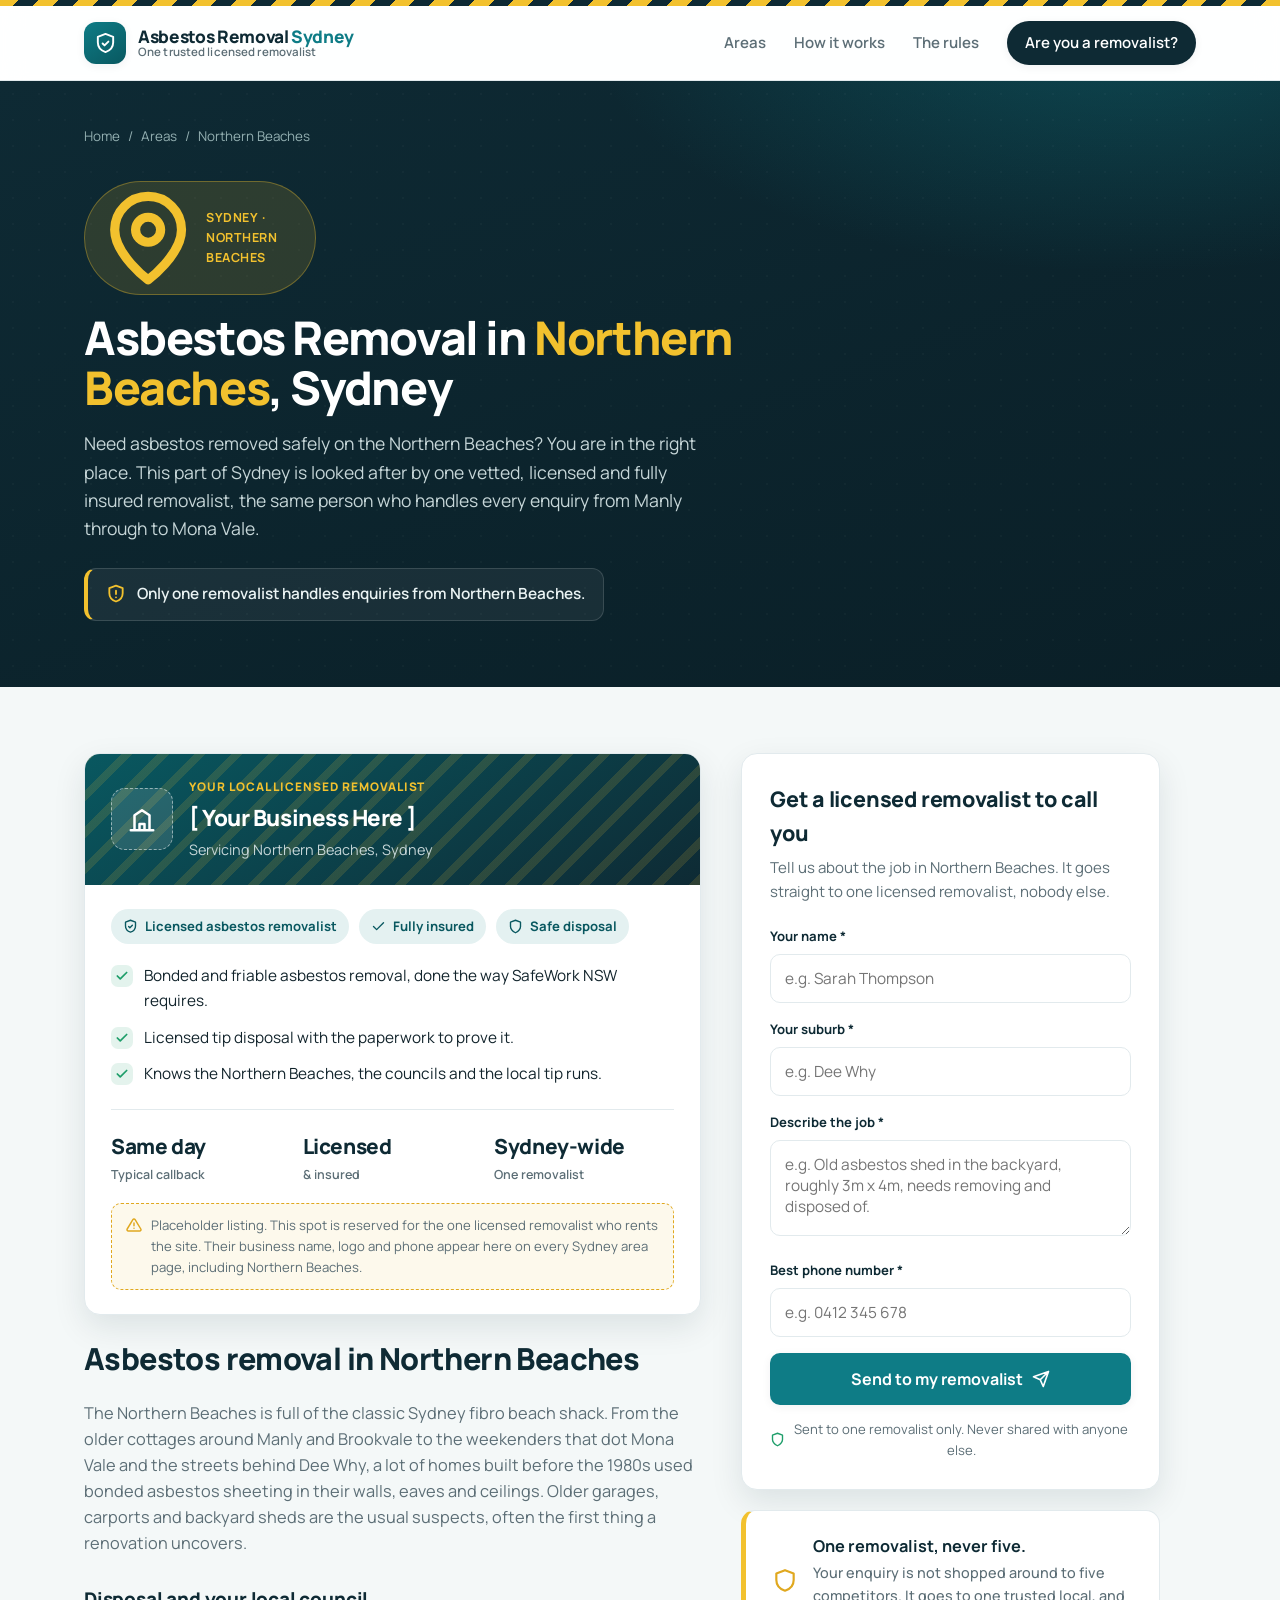
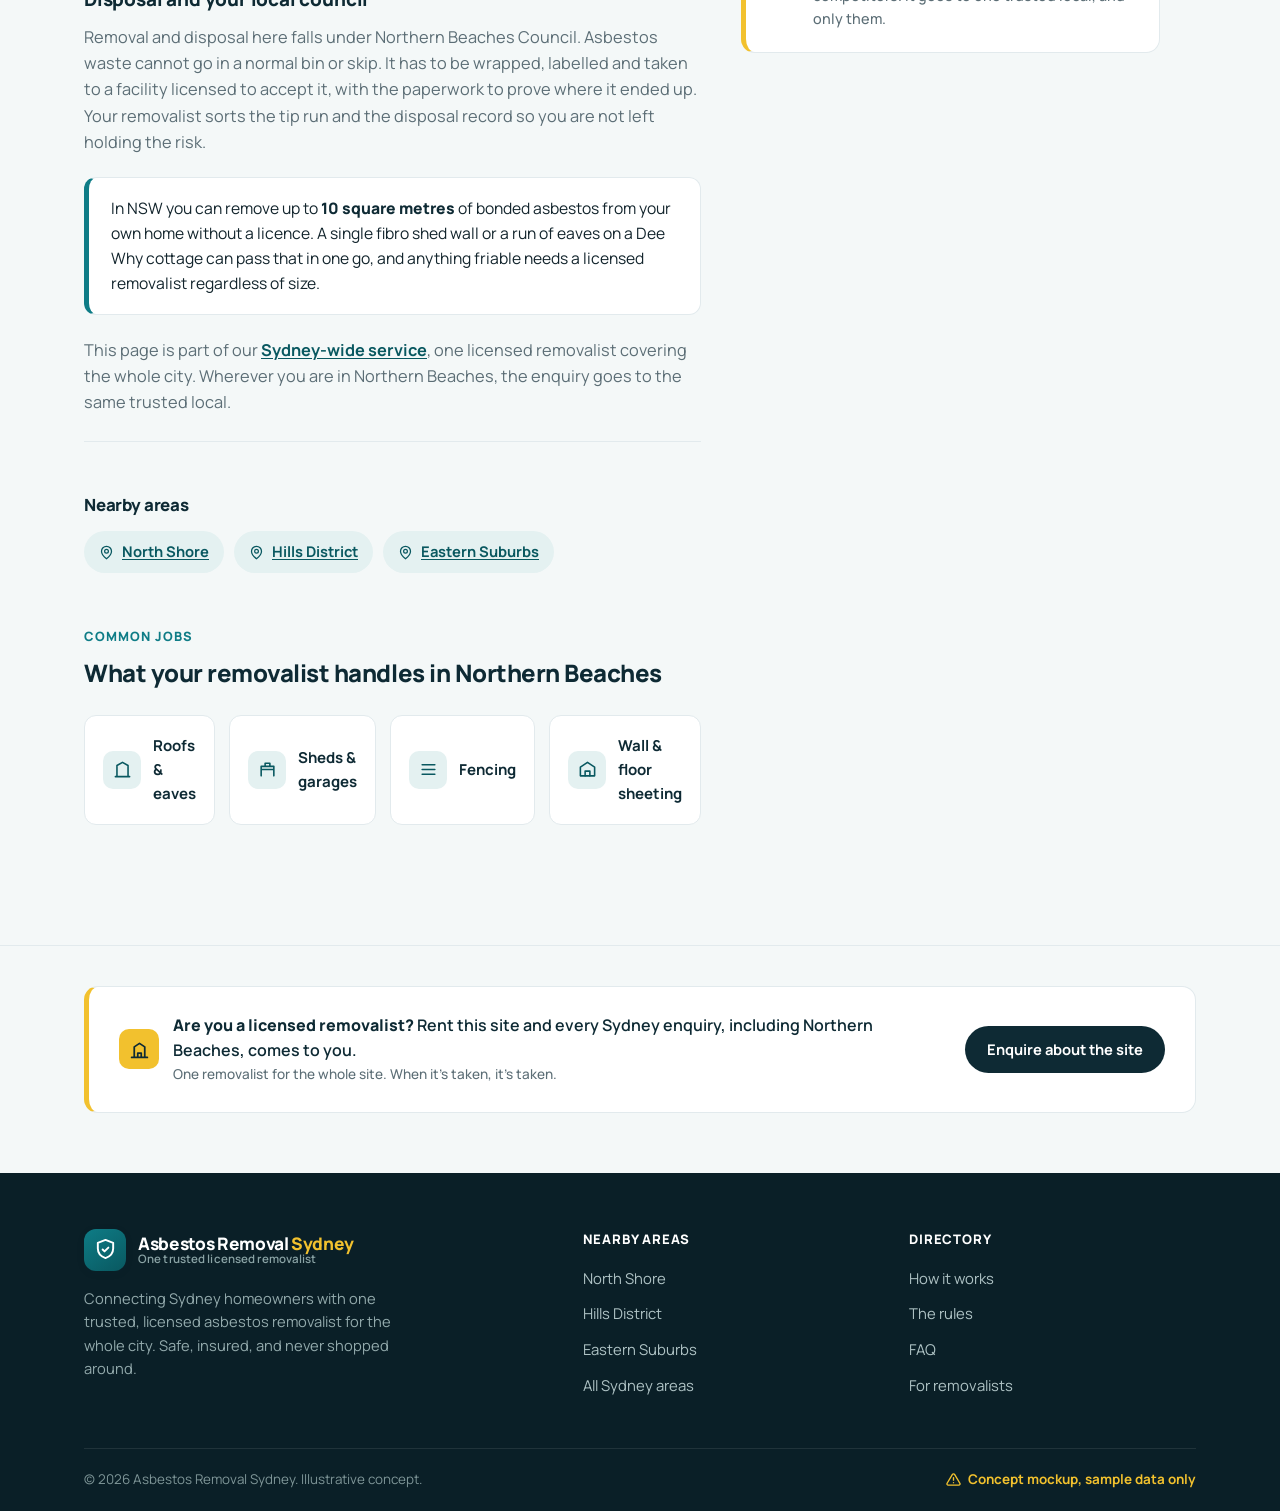
<file: asbestos-removal-northern-beaches/index.html>
<!DOCTYPE html>
<html lang="en">
<head>
<meta charset="UTF-8" />
<meta name="viewport" content="width=device-width, initial-scale=1.0" />
<meta name="robots" content="noindex,nofollow" />
<title>Asbestos Removal in Northern Beaches, Sydney | Licensed Local Removalist</title>
<meta name="description" content="Licensed asbestos removal on the Northern Beaches, from Manly to Mona Vale. One trusted, insured local removalist handles fibro sheds, eaves and fences. Never shopped to five competitors." />
<link rel="canonical" href="https://sydneyasbestosremoval.netlify.app/asbestos-removal-northern-beaches/" />
<link rel="preconnect" href="https://fonts.googleapis.com" />
<link rel="preconnect" href="https://fonts.gstatic.com" crossorigin />
<link href="https://fonts.googleapis.com/css2?family=Manrope:wght@400;500;600;700;800&display=swap" rel="stylesheet" />
<link rel="stylesheet" href="/assets/site.css" />
</head>
<body>
<a href="#enquiry" class="skip-link">Skip to enquiry form</a>
<div class="hazard-tape" aria-hidden="true"></div>

<header class="nav" id="nav">
  <div class="wrap nav-inner">
    <a href="/" class="brand" aria-label="Asbestos Removal Sydney home">
      <span class="brand-mark" aria-hidden="true">
        <svg aria-hidden="true" viewBox="0 0 24 24" fill="none" stroke="#fff" stroke-width="2" stroke-linecap="round" stroke-linejoin="round"><path d="M12 2 4 5v6c0 5 3.4 8.4 8 10 4.6-1.6 8-5 8-10V5l-8-3Z"/><path d="m9 12 2 2 4-4"/></svg>
      </span>
      <span class="brand-text">
        <span class="brand-name">Asbestos Removal <b>Sydney</b></span>
        <span class="brand-tag">One trusted licensed removalist</span>
      </span>
    </a>
    <nav class="nav-links" id="navLinks" aria-label="Primary">
      <a href="/#areas">Areas</a>
      <a href="/#how">How it works</a>
      <a href="/#law">The rules</a>
      <a href="/#removalist" class="nav-cta">Are you a removalist?</a>
    </nav>
    <button class="nav-toggle" id="navToggle" aria-label="Toggle menu" aria-expanded="false" aria-controls="navLinks">
      <svg aria-hidden="true" viewBox="0 0 24 24" width="26" height="26" fill="none" stroke="currentColor" stroke-width="2" stroke-linecap="round"><path d="M4 7h16M4 12h16M4 17h16"/></svg>
    </button>
  </div>
</header>

<main>
  <!-- AREA HERO -->
  <section class="area-hero">
    <div class="wrap">
      <nav class="crumbs" aria-label="Breadcrumb">
        <a href="/">Home</a> <span>/</span> <a href="/#areas">Areas</a> <span>/</span> <span>Northern Beaches</span>
      </nav>
      <div class="area-hero-inner">
        <span class="area-chip"><svg aria-hidden="true" viewBox="0 0 24 24" fill="none" stroke="currentColor" stroke-width="2.2" stroke-linecap="round" stroke-linejoin="round"><path d="M20 10c0 6-8 12-8 12s-8-6-8-12a8 8 0 0 1 16 0Z"/><circle cx="12" cy="10" r="3"/></svg> Sydney &middot; Northern Beaches</span>
        <h1>Asbestos Removal in <span>Northern Beaches</span>, Sydney</h1>
        <p>Need asbestos removed safely on the Northern Beaches? You are in the right place. This part of Sydney is looked after by one vetted, licensed and fully insured removalist, the same person who handles every enquiry from Manly through to Mona Vale.</p>
        <div class="excl-line">
          <svg aria-hidden="true" viewBox="0 0 24 24" fill="none" stroke="currentColor" stroke-width="2.2" stroke-linecap="round" stroke-linejoin="round"><path d="M12 2 4 5v6c0 5 3.4 8.4 8 10 4.6-1.6 8-5 8-10V5l-8-3Z"/><path d="M12 8v4M12 16h.01"/></svg>
          Only one removalist handles enquiries from Northern Beaches.
        </div>
      </div>
    </div>
  </section>

  <!-- MAIN: OPERATOR CARD + FORM -->
  <section class="area-main">
    <div class="wrap area-grid">

      <!-- FEATURED REMOVALIST -->
      <div>
        <div class="op-card">
          <div class="op-head">
            <div class="op-avatar" aria-hidden="true">
              <svg aria-hidden="true" viewBox="0 0 24 24" fill="none" stroke="currentColor" stroke-width="2" stroke-linecap="round" stroke-linejoin="round"><path d="M3 21h18M6 21V9l6-4 6 4v12M10 21v-5h4v5"/></svg>
            </div>
            <div class="op-headtext">
              <div class="op-label">Your local licensed removalist</div>
              <div class="op-name">[ Your Business Here ]</div>
              <div class="op-area">Servicing Northern Beaches, Sydney</div>
            </div>
          </div>
          <div class="op-body">
            <div class="op-badges">
              <span class="badge"><svg aria-hidden="true" viewBox="0 0 24 24" fill="none" stroke="currentColor" stroke-width="2.2" stroke-linecap="round" stroke-linejoin="round"><path d="M12 2 4 5v6c0 5 3.4 8.4 8 10 4.6-1.6 8-5 8-10V5l-8-3Z"/><path d="m9 12 2 2 4-4"/></svg> Licensed asbestos removalist</span>
              <span class="badge"><svg aria-hidden="true" viewBox="0 0 24 24" fill="none" stroke="currentColor" stroke-width="2.2" stroke-linecap="round" stroke-linejoin="round"><path d="M20 6 9 17l-5-5"/></svg> Fully insured</span>
              <span class="badge"><svg aria-hidden="true" viewBox="0 0 24 24" fill="none" stroke="currentColor" stroke-width="2.2" stroke-linecap="round" stroke-linejoin="round"><path d="M12 22s8-4 8-10V5l-8-3-8 3v7c0 6 8 10 8 10Z"/></svg> Safe disposal</span>
            </div>
            <div class="op-feats">
              <div class="op-feat"><span class="tick"><svg aria-hidden="true" viewBox="0 0 24 24" fill="none" stroke="currentColor" stroke-width="3" stroke-linecap="round" stroke-linejoin="round"><path d="M20 6 9 17l-5-5"/></svg></span> Bonded and friable asbestos removal, done the way SafeWork NSW requires.</div>
              <div class="op-feat"><span class="tick"><svg aria-hidden="true" viewBox="0 0 24 24" fill="none" stroke="currentColor" stroke-width="3" stroke-linecap="round" stroke-linejoin="round"><path d="M20 6 9 17l-5-5"/></svg></span> Licensed tip disposal with the paperwork to prove it.</div>
              <div class="op-feat"><span class="tick"><svg aria-hidden="true" viewBox="0 0 24 24" fill="none" stroke="currentColor" stroke-width="3" stroke-linecap="round" stroke-linejoin="round"><path d="M20 6 9 17l-5-5"/></svg></span> Knows the Northern Beaches, the councils and the local tip runs.</div>
            </div>
            <div class="op-stats">
              <div class="op-stat"><div class="s-num">Same day</div><div class="s-lab">Typical callback</div></div>
              <div class="op-stat"><div class="s-num">Licensed</div><div class="s-lab">&amp; insured</div></div>
              <div class="op-stat"><div class="s-num">Sydney-wide</div><div class="s-lab">One removalist</div></div>
            </div>
            <div class="op-placeholder-note">
              <svg aria-hidden="true" viewBox="0 0 24 24" fill="none" stroke="currentColor" stroke-width="2.2" stroke-linecap="round" stroke-linejoin="round"><path d="M12 9v4M12 17h.01M10.3 3.9 1.8 18a2 2 0 0 0 1.7 3h17a2 2 0 0 0 1.7-3L13.7 3.9a2 2 0 0 0-3.4 0Z"/></svg>
              Placeholder listing. This spot is reserved for the one licensed removalist who rents the site. Their business name, logo and phone appear here on every Sydney area page, including Northern Beaches.
            </div>
          </div>
        </div>

        <!-- LOCAL CONTENT -->
        <div class="area-content">
          <div class="prose">
            <h2>Asbestos removal in Northern Beaches</h2>
            <p>The Northern Beaches is full of the classic Sydney fibro beach shack. From the older cottages around Manly and Brookvale to the weekenders that dot Mona Vale and the streets behind Dee Why, a lot of homes built before the 1980s used bonded asbestos sheeting in their walls, eaves and ceilings. Older garages, carports and backyard sheds are the usual suspects, often the first thing a renovation uncovers.</p>
            <h3>Disposal and your local council</h3>
            <p>Removal and disposal here falls under Northern Beaches Council. Asbestos waste cannot go in a normal bin or skip. It has to be wrapped, labelled and taken to a facility licensed to accept it, with the paperwork to prove where it ended up. Your removalist sorts the tip run and the disposal record so you are not left holding the risk.</p>
            <div class="local-note">In NSW you can remove up to <strong>10 square metres</strong> of bonded asbestos from your own home without a licence. A single fibro shed wall or a run of eaves on a Dee Why cottage can pass that in one go, and anything friable needs a licensed removalist regardless of size.</div>
            <p>This page is part of our <a href="/">Sydney-wide service</a>, one licensed removalist covering the whole city. Wherever you are in Northern Beaches, the enquiry goes to the same trusted local.</p>
            <div class="nearby">
              <h3>Nearby areas</h3>
              <div class="nearby-links">
        <a href="/asbestos-removal-north-shore/"><svg aria-hidden="true" viewBox="0 0 24 24" fill="none" stroke="currentColor" stroke-width="2" stroke-linecap="round" stroke-linejoin="round"><path d="M20 10c0 6-8 12-8 12s-8-6-8-12a8 8 0 0 1 16 0Z"/><circle cx="12" cy="10" r="3"/></svg> North Shore</a>
        <a href="/asbestos-removal-hills-district/"><svg aria-hidden="true" viewBox="0 0 24 24" fill="none" stroke="currentColor" stroke-width="2" stroke-linecap="round" stroke-linejoin="round"><path d="M20 10c0 6-8 12-8 12s-8-6-8-12a8 8 0 0 1 16 0Z"/><circle cx="12" cy="10" r="3"/></svg> Hills District</a>
        <a href="/asbestos-removal-eastern-suburbs/"><svg aria-hidden="true" viewBox="0 0 24 24" fill="none" stroke="currentColor" stroke-width="2" stroke-linecap="round" stroke-linejoin="round"><path d="M20 10c0 6-8 12-8 12s-8-6-8-12a8 8 0 0 1 16 0Z"/><circle cx="12" cy="10" r="3"/></svg> Eastern Suburbs</a>
              </div>
            </div>
          </div>
        </div>

        <!-- WHAT WE REMOVE -->
        <div class="remove-block">
          <div class="remove-head">
            <span class="kicker">Common jobs</span>
            <h2>What your removalist handles in Northern Beaches</h2>
          </div>
          <div class="remove-list">
            <div class="remove-item"><span class="ri"><svg aria-hidden="true" viewBox="0 0 24 24" fill="none" stroke="currentColor" stroke-width="2" stroke-linecap="round" stroke-linejoin="round"><path d="M3 21h18M5 21V7l7-4 7 4v14"/></svg></span><span>Roofs &amp; eaves</span></div>
            <div class="remove-item"><span class="ri"><svg aria-hidden="true" viewBox="0 0 24 24" fill="none" stroke="currentColor" stroke-width="2" stroke-linecap="round" stroke-linejoin="round"><path d="M4 20V8h16v12M4 12h16M9 8V4h6v4"/></svg></span><span>Sheds &amp; garages</span></div>
            <div class="remove-item"><span class="ri"><svg aria-hidden="true" viewBox="0 0 24 24" fill="none" stroke="currentColor" stroke-width="2" stroke-linecap="round" stroke-linejoin="round"><path d="M4 6h16M4 12h16M4 18h16"/></svg></span><span>Fencing</span></div>
            <div class="remove-item"><span class="ri"><svg aria-hidden="true" viewBox="0 0 24 24" fill="none" stroke="currentColor" stroke-width="2" stroke-linecap="round" stroke-linejoin="round"><path d="M3 9l9-6 9 6v11H3z"/><path d="M9 20v-6h6v6"/></svg></span><span>Wall &amp; floor sheeting</span></div>
          </div>
        </div>
      </div>

      <!-- ENQUIRY FORM -->
      <div id="enquiry">
        <div class="form-card">
          <div id="formView">
            <h2>Get a licensed removalist to call you</h2>
            <p class="lede">Tell us about the job in Northern Beaches. It goes straight to one licensed removalist, nobody else.</p>
            <form id="enquiryForm" action="/enquiry" method="post" novalidate>
              <!-- Single canonical submission target. Hidden fields tag the lead source for the one operator. -->
              <input type="hidden" name="area" value="Northern Beaches" />
              <input type="hidden" name="page_url" value="https://sydneyasbestosremoval.netlify.app/asbestos-removal-northern-beaches/" />
              <div class="field">
                <label for="name">Your name <span class="req">*</span></label>
                <input type="text" id="name" name="name" placeholder="e.g. Sarah Thompson" autocomplete="name" required />
              </div>
              <div class="field">
                <label for="suburb">Your suburb <span class="req">*</span></label>
                <input type="text" id="suburb" name="suburb" placeholder="e.g. Dee Why" autocomplete="address-level2" required />
              </div>
              <div class="field">
                <label for="job">Describe the job <span class="req">*</span></label>
                <textarea id="job" name="job" placeholder="e.g. Old asbestos shed in the backyard, roughly 3m x 4m, needs removing and disposed of." required></textarea>
              </div>
              <div class="field">
                <label for="phone">Best phone number <span class="req">*</span></label>
                <input type="tel" id="phone" name="phone" placeholder="e.g. 0412 345 678" autocomplete="tel" required />
              </div>
              <button type="submit" class="btn-primary form-send">
                Send to my removalist
                <svg aria-hidden="true" viewBox="0 0 24 24" fill="none" stroke="currentColor" stroke-width="2.2" stroke-linecap="round" stroke-linejoin="round"><path d="M22 2 11 13M22 2l-7 20-4-9-9-4 20-7Z"/></svg>
              </button>
            </form>
            <p class="form-reassure">
              <svg aria-hidden="true" viewBox="0 0 24 24" fill="none" stroke="currentColor" stroke-width="2.2" stroke-linecap="round" stroke-linejoin="round"><path d="M12 22s8-4 8-10V5l-8-3-8 3v7c0 6 8 10 8 10Z"/></svg>
              Sent to one removalist only. Never shared with anyone else.
            </p>
          </div>

          <!-- SUCCESS STATE (mockup) -->
          <div class="form-success" id="formSuccess" role="status" aria-live="polite" tabindex="-1">
            <div class="tick-big"><svg aria-hidden="true" viewBox="0 0 24 24" fill="none" stroke="currentColor" stroke-width="3" stroke-linecap="round" stroke-linejoin="round"><path d="M20 6 9 17l-5-5"/></svg></div>
            <h3>Enquiry sent</h3>
            <p>Your Northern Beaches removalist has your details and will call you back, usually the same day.</p>
          </div>
        </div>

        <!-- EXCLUSIVITY REINFORCE -->
        <div class="reinforce">
          <svg aria-hidden="true" viewBox="0 0 24 24" fill="none" stroke="currentColor" stroke-width="2" stroke-linecap="round" stroke-linejoin="round"><path d="M12 2 4 5v6c0 5 3.4 8.4 8 10 4.6-1.6 8-5 8-10V5l-8-3Z"/></svg>
          <p>One removalist, never five.<span>Your enquiry is not shopped around to five competitors. It goes to one trusted local, and only them.</span></p>
        </div>
      </div>

    </div>
  </section>

  <!-- REMOVALIST STRIP (buyer hook) -->
  <section class="removalist-strip">
    <div class="wrap" style="padding-top: 40px; padding-bottom: 60px;">
      <div class="strip-inner">
        <div class="s-text">
          <span class="strip-badge" aria-hidden="true"><svg aria-hidden="true" viewBox="0 0 24 24" fill="none" stroke="currentColor" stroke-width="2" stroke-linecap="round" stroke-linejoin="round"><path d="M3 21h18M6 21V9l6-4 6 4v12M10 21v-5h4v5"/></svg></span>
          <p><b>Are you a licensed removalist?</b> Rent this site and every Sydney enquiry, including Northern Beaches, comes to you.<span>One removalist for the whole site. When it&rsquo;s taken, it&rsquo;s taken.</span></p>
        </div>
        <a href="/#removalist" class="btn-ghost">Enquire about the site</a>
      </div>
    </div>
  </section>
</main>

<footer class="site">
  <div class="wrap">
    <div class="foot-grid">
      <div class="foot-brand">
        <div class="brand" style="gap: 12px;">
          <span class="brand-mark" aria-hidden="true">
            <svg aria-hidden="true" viewBox="0 0 24 24" fill="none" stroke="#fff" stroke-width="2" stroke-linecap="round" stroke-linejoin="round"><path d="M12 2 4 5v6c0 5 3.4 8.4 8 10 4.6-1.6 8-5 8-10V5l-8-3Z"/><path d="m9 12 2 2 4-4"/></svg>
          </span>
          <span class="brand-text">
            <span class="brand-name">Asbestos Removal <b>Sydney</b></span>
            <span class="brand-tag">One trusted licensed removalist</span>
          </span>
        </div>
        <p class="foot-blurb">Connecting Sydney homeowners with one trusted, licensed asbestos removalist for the whole city. Safe, insured, and never shopped around.</p>
      </div>
      <div>
        <h4>Nearby areas</h4>
        <ul>
          <li><a href="/asbestos-removal-north-shore/">North Shore</a></li>
          <li><a href="/asbestos-removal-hills-district/">Hills District</a></li>
          <li><a href="/asbestos-removal-eastern-suburbs/">Eastern Suburbs</a></li>
          <li><a href="/#areas">All Sydney areas</a></li>
        </ul>
      </div>
      <div>
        <h4>Directory</h4>
        <ul>
          <li><a href="/#how">How it works</a></li>
          <li><a href="/#law">The rules</a></li>
          <li><a href="/#faq">FAQ</a></li>
          <li><a href="/#removalist">For removalists</a></li>
        </ul>
      </div>
    </div>
    <div class="foot-bar">
      <span>&copy; 2026 Asbestos Removal Sydney. Illustrative concept.</span>
      <span class="demo-flag"><svg aria-hidden="true" viewBox="0 0 24 24" fill="none" stroke="currentColor" stroke-width="2.2" stroke-linecap="round" stroke-linejoin="round"><path d="M12 9v4M12 17h.01M10.3 3.9 1.8 18a2 2 0 0 0 1.7 3h17a2 2 0 0 0 1.7-3L13.7 3.9a2 2 0 0 0-3.4 0Z"/></svg> Concept mockup, sample data only</span>
    </div>
  </div>
</footer>

<!-- Honest schema only: Organization + WebSite + BreadcrumbList. No LocalBusiness / Service / Review (no real operator yet). -->
<script type="application/ld+json">
{
  "@context": "https://schema.org",
  "@graph": [
    {
      "@type": "Organization",
      "@id": "https://sydneyasbestosremoval.netlify.app/#organization",
      "name": "Asbestos Removal Sydney",
      "url": "https://sydneyasbestosremoval.netlify.app/",
      "description": "Directory connecting Sydney homeowners with one trusted, licensed asbestos removalist."
    },
    {
      "@type": "WebSite",
      "@id": "https://sydneyasbestosremoval.netlify.app/#website",
      "url": "https://sydneyasbestosremoval.netlify.app/",
      "name": "Asbestos Removal Sydney",
      "publisher": { "@id": "https://sydneyasbestosremoval.netlify.app/#organization" }
    },
    {
      "@type": "BreadcrumbList",
      "itemListElement": [
        { "@type": "ListItem", "position": 1, "name": "Home", "item": "https://sydneyasbestosremoval.netlify.app/" },
        { "@type": "ListItem", "position": 2, "name": "Areas", "item": "https://sydneyasbestosremoval.netlify.app/#areas" },
        { "@type": "ListItem", "position": 3, "name": "Northern Beaches", "item": "https://sydneyasbestosremoval.netlify.app/asbestos-removal-northern-beaches/" }
      ]
    }
  ]
}
</script>

<script>
  // Sticky nav shadow
  var nav = document.getElementById('nav');
  window.addEventListener('scroll', function () {
    nav.classList.toggle('scrolled', window.scrollY > 8);
  }, { passive: true });

  // Mobile menu
  var toggle = document.getElementById('navToggle');
  var links = document.getElementById('navLinks');
  toggle.addEventListener('click', function () {
    var open = links.classList.toggle('open');
    toggle.setAttribute('aria-expanded', open ? 'true' : 'false');
  });

  // Enquiry form -> mockup success state (no backend)
  document.getElementById('enquiryForm').addEventListener('submit', function (e) {
    e.preventDefault();
    if (!this.checkValidity()) { this.reportValidity(); return; }
    document.getElementById('formView').style.display = 'none';
    document.getElementById('formSuccess').classList.add('show');
    document.getElementById('formSuccess').focus();
    document.getElementById('enquiry').scrollIntoView({ behavior: 'smooth', block: 'center' });
  });
</script>
</body>
</html>
</file>
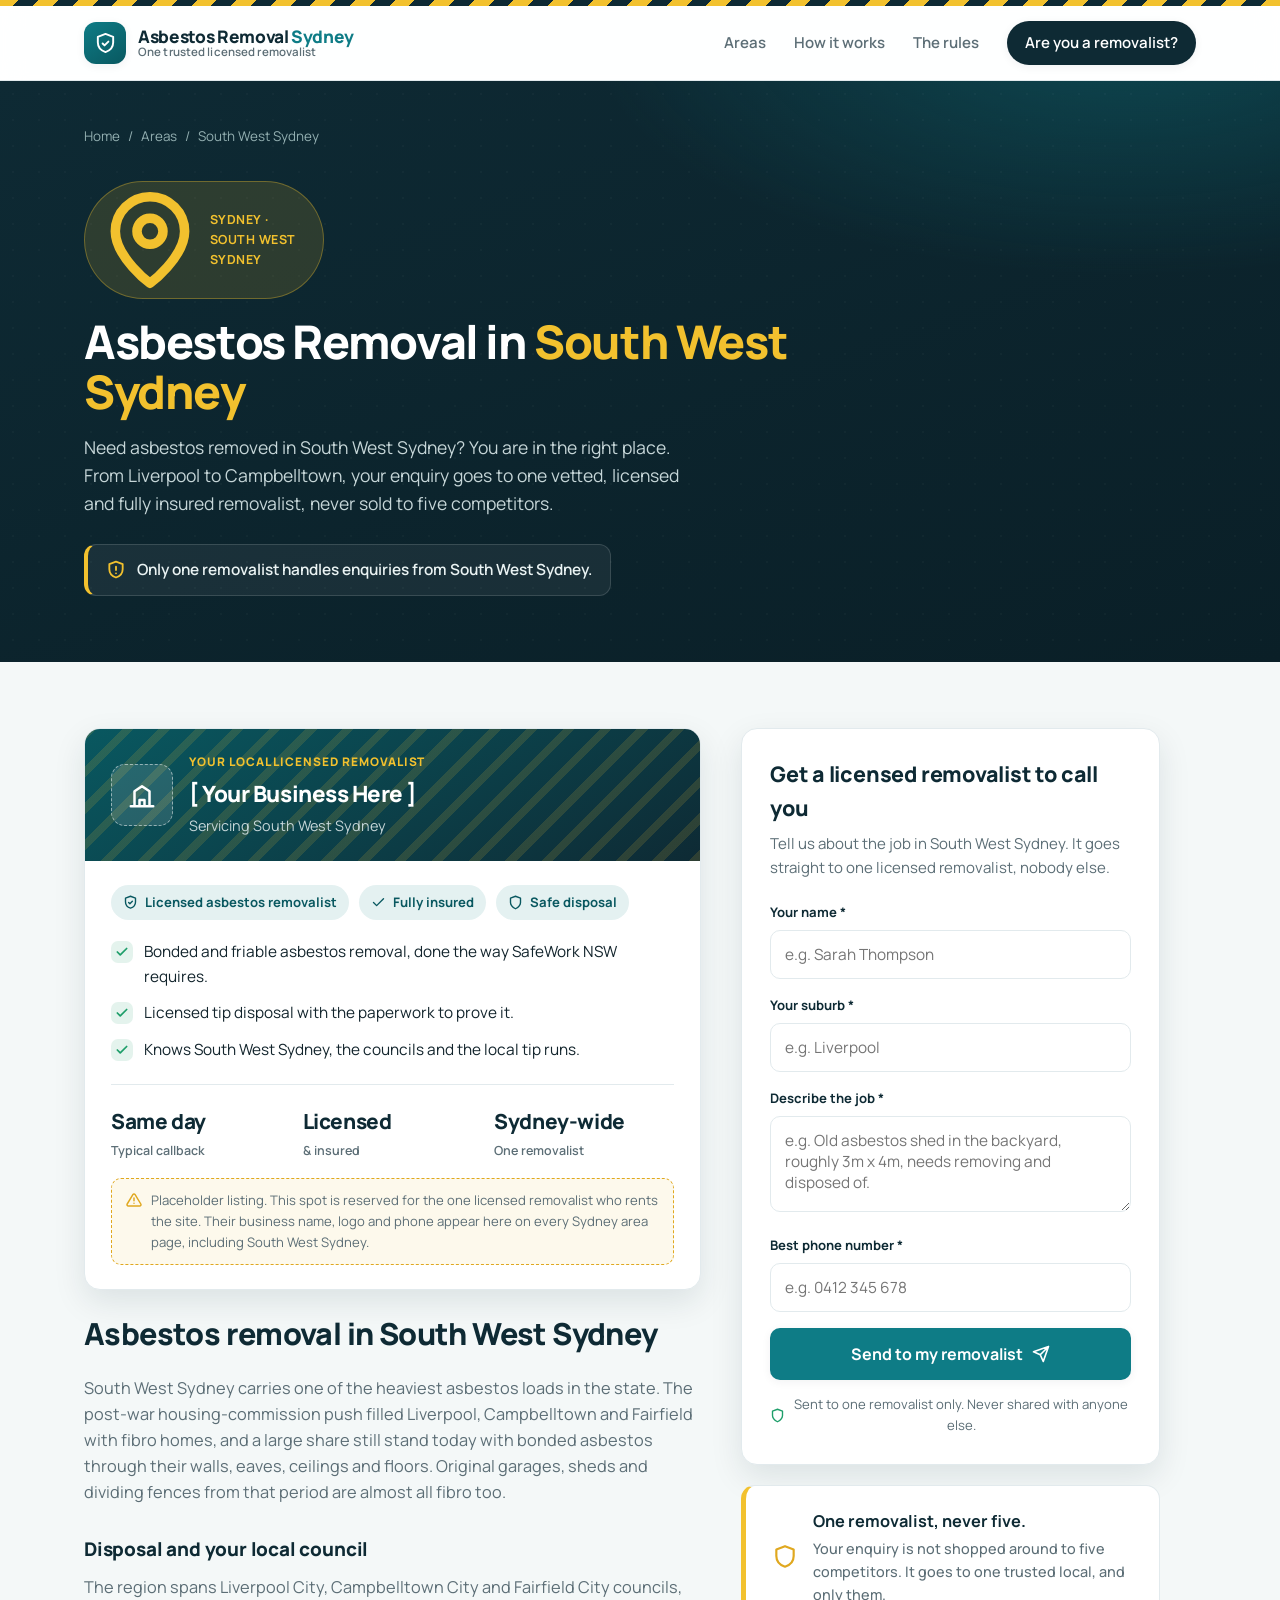
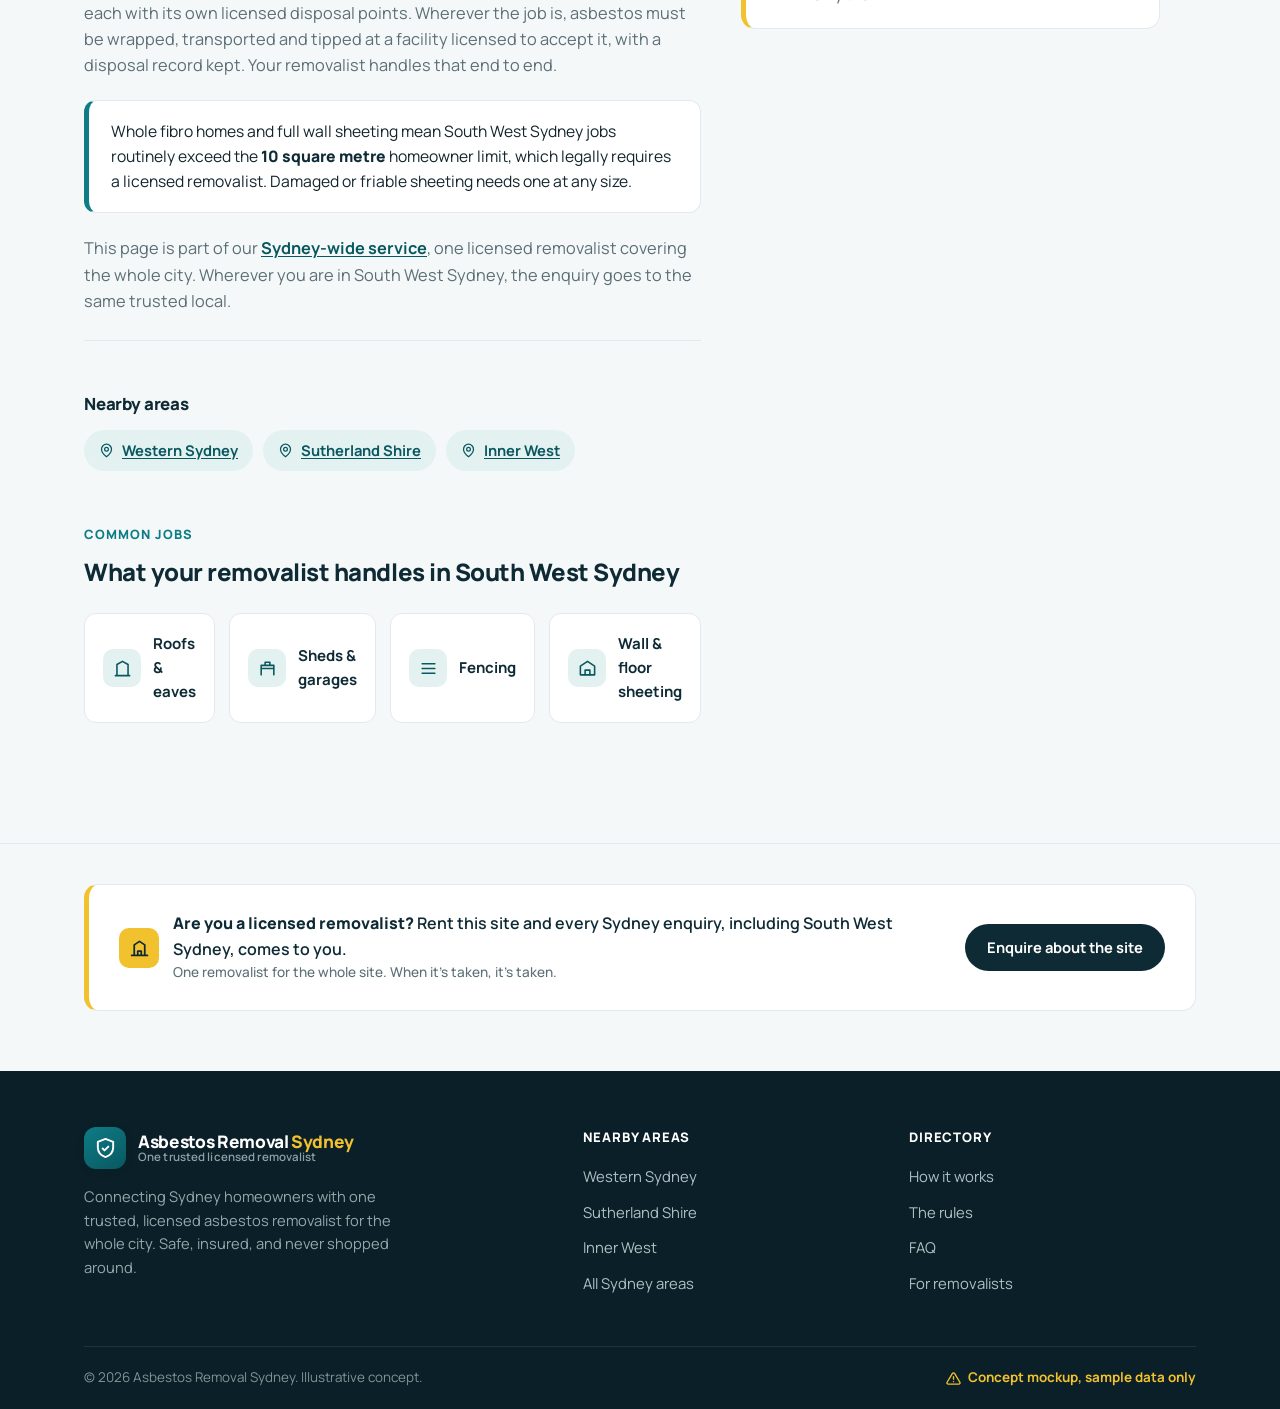
<file: asbestos-removal-south-west-sydney/index.html>
<!DOCTYPE html>
<html lang="en">
<head>
<meta charset="UTF-8" />
<meta name="viewport" content="width=device-width, initial-scale=1.0" />
<meta name="robots" content="noindex,nofollow" />
<title>Asbestos Removal in South West Sydney | Licensed Local Removalist</title>
<meta name="description" content="Licensed asbestos removal in South West Sydney, from Liverpool to Campbelltown. One trusted removalist for fibro homes, sheds and fences. Your enquiry goes to one local only." />
<link rel="canonical" href="https://sydneyasbestosremoval.netlify.app/asbestos-removal-south-west-sydney/" />
<link rel="preconnect" href="https://fonts.googleapis.com" />
<link rel="preconnect" href="https://fonts.gstatic.com" crossorigin />
<link href="https://fonts.googleapis.com/css2?family=Manrope:wght@400;500;600;700;800&display=swap" rel="stylesheet" />
<link rel="stylesheet" href="/assets/site.css" />
</head>
<body>
<a href="#enquiry" class="skip-link">Skip to enquiry form</a>
<div class="hazard-tape" aria-hidden="true"></div>

<header class="nav" id="nav">
  <div class="wrap nav-inner">
    <a href="/" class="brand" aria-label="Asbestos Removal Sydney home">
      <span class="brand-mark" aria-hidden="true">
        <svg aria-hidden="true" viewBox="0 0 24 24" fill="none" stroke="#fff" stroke-width="2" stroke-linecap="round" stroke-linejoin="round"><path d="M12 2 4 5v6c0 5 3.4 8.4 8 10 4.6-1.6 8-5 8-10V5l-8-3Z"/><path d="m9 12 2 2 4-4"/></svg>
      </span>
      <span class="brand-text">
        <span class="brand-name">Asbestos Removal <b>Sydney</b></span>
        <span class="brand-tag">One trusted licensed removalist</span>
      </span>
    </a>
    <nav class="nav-links" id="navLinks" aria-label="Primary">
      <a href="/#areas">Areas</a>
      <a href="/#how">How it works</a>
      <a href="/#law">The rules</a>
      <a href="/#removalist" class="nav-cta">Are you a removalist?</a>
    </nav>
    <button class="nav-toggle" id="navToggle" aria-label="Toggle menu" aria-expanded="false" aria-controls="navLinks">
      <svg aria-hidden="true" viewBox="0 0 24 24" width="26" height="26" fill="none" stroke="currentColor" stroke-width="2" stroke-linecap="round"><path d="M4 7h16M4 12h16M4 17h16"/></svg>
    </button>
  </div>
</header>

<main>
  <!-- AREA HERO -->
  <section class="area-hero">
    <div class="wrap">
      <nav class="crumbs" aria-label="Breadcrumb">
        <a href="/">Home</a> <span>/</span> <a href="/#areas">Areas</a> <span>/</span> <span>South West Sydney</span>
      </nav>
      <div class="area-hero-inner">
        <span class="area-chip"><svg aria-hidden="true" viewBox="0 0 24 24" fill="none" stroke="currentColor" stroke-width="2.2" stroke-linecap="round" stroke-linejoin="round"><path d="M20 10c0 6-8 12-8 12s-8-6-8-12a8 8 0 0 1 16 0Z"/><circle cx="12" cy="10" r="3"/></svg> Sydney &middot; South West Sydney</span>
        <h1>Asbestos Removal in <span>South West Sydney</span></h1>
        <p>Need asbestos removed in South West Sydney? You are in the right place. From Liverpool to Campbelltown, your enquiry goes to one vetted, licensed and fully insured removalist, never sold to five competitors.</p>
        <div class="excl-line">
          <svg aria-hidden="true" viewBox="0 0 24 24" fill="none" stroke="currentColor" stroke-width="2.2" stroke-linecap="round" stroke-linejoin="round"><path d="M12 2 4 5v6c0 5 3.4 8.4 8 10 4.6-1.6 8-5 8-10V5l-8-3Z"/><path d="M12 8v4M12 16h.01"/></svg>
          Only one removalist handles enquiries from South West Sydney.
        </div>
      </div>
    </div>
  </section>

  <!-- MAIN: OPERATOR CARD + FORM -->
  <section class="area-main">
    <div class="wrap area-grid">

      <!-- FEATURED REMOVALIST -->
      <div>
        <div class="op-card">
          <div class="op-head">
            <div class="op-avatar" aria-hidden="true">
              <svg aria-hidden="true" viewBox="0 0 24 24" fill="none" stroke="currentColor" stroke-width="2" stroke-linecap="round" stroke-linejoin="round"><path d="M3 21h18M6 21V9l6-4 6 4v12M10 21v-5h4v5"/></svg>
            </div>
            <div class="op-headtext">
              <div class="op-label">Your local licensed removalist</div>
              <div class="op-name">[ Your Business Here ]</div>
              <div class="op-area">Servicing South West Sydney</div>
            </div>
          </div>
          <div class="op-body">
            <div class="op-badges">
              <span class="badge"><svg aria-hidden="true" viewBox="0 0 24 24" fill="none" stroke="currentColor" stroke-width="2.2" stroke-linecap="round" stroke-linejoin="round"><path d="M12 2 4 5v6c0 5 3.4 8.4 8 10 4.6-1.6 8-5 8-10V5l-8-3Z"/><path d="m9 12 2 2 4-4"/></svg> Licensed asbestos removalist</span>
              <span class="badge"><svg aria-hidden="true" viewBox="0 0 24 24" fill="none" stroke="currentColor" stroke-width="2.2" stroke-linecap="round" stroke-linejoin="round"><path d="M20 6 9 17l-5-5"/></svg> Fully insured</span>
              <span class="badge"><svg aria-hidden="true" viewBox="0 0 24 24" fill="none" stroke="currentColor" stroke-width="2.2" stroke-linecap="round" stroke-linejoin="round"><path d="M12 22s8-4 8-10V5l-8-3-8 3v7c0 6 8 10 8 10Z"/></svg> Safe disposal</span>
            </div>
            <div class="op-feats">
              <div class="op-feat"><span class="tick"><svg aria-hidden="true" viewBox="0 0 24 24" fill="none" stroke="currentColor" stroke-width="3" stroke-linecap="round" stroke-linejoin="round"><path d="M20 6 9 17l-5-5"/></svg></span> Bonded and friable asbestos removal, done the way SafeWork NSW requires.</div>
              <div class="op-feat"><span class="tick"><svg aria-hidden="true" viewBox="0 0 24 24" fill="none" stroke="currentColor" stroke-width="3" stroke-linecap="round" stroke-linejoin="round"><path d="M20 6 9 17l-5-5"/></svg></span> Licensed tip disposal with the paperwork to prove it.</div>
              <div class="op-feat"><span class="tick"><svg aria-hidden="true" viewBox="0 0 24 24" fill="none" stroke="currentColor" stroke-width="3" stroke-linecap="round" stroke-linejoin="round"><path d="M20 6 9 17l-5-5"/></svg></span> Knows South West Sydney, the councils and the local tip runs.</div>
            </div>
            <div class="op-stats">
              <div class="op-stat"><div class="s-num">Same day</div><div class="s-lab">Typical callback</div></div>
              <div class="op-stat"><div class="s-num">Licensed</div><div class="s-lab">&amp; insured</div></div>
              <div class="op-stat"><div class="s-num">Sydney-wide</div><div class="s-lab">One removalist</div></div>
            </div>
            <div class="op-placeholder-note">
              <svg aria-hidden="true" viewBox="0 0 24 24" fill="none" stroke="currentColor" stroke-width="2.2" stroke-linecap="round" stroke-linejoin="round"><path d="M12 9v4M12 17h.01M10.3 3.9 1.8 18a2 2 0 0 0 1.7 3h17a2 2 0 0 0 1.7-3L13.7 3.9a2 2 0 0 0-3.4 0Z"/></svg>
              Placeholder listing. This spot is reserved for the one licensed removalist who rents the site. Their business name, logo and phone appear here on every Sydney area page, including South West Sydney.
            </div>
          </div>
        </div>

        <!-- LOCAL CONTENT -->
        <div class="area-content">
          <div class="prose">
            <h2>Asbestos removal in South West Sydney</h2>
            <p>South West Sydney carries one of the heaviest asbestos loads in the state. The post-war housing-commission push filled Liverpool, Campbelltown and Fairfield with fibro homes, and a large share still stand today with bonded asbestos through their walls, eaves, ceilings and floors. Original garages, sheds and dividing fences from that period are almost all fibro too.</p>
            <h3>Disposal and your local council</h3>
            <p>The region spans Liverpool City, Campbelltown City and Fairfield City councils, each with its own licensed disposal points. Wherever the job is, asbestos must be wrapped, transported and tipped at a facility licensed to accept it, with a disposal record kept. Your removalist handles that end to end.</p>
            <div class="local-note">Whole fibro homes and full wall sheeting mean South West Sydney jobs routinely exceed the <strong>10 square metre</strong> homeowner limit, which legally requires a licensed removalist. Damaged or friable sheeting needs one at any size.</div>
            <p>This page is part of our <a href="/">Sydney-wide service</a>, one licensed removalist covering the whole city. Wherever you are in South West Sydney, the enquiry goes to the same trusted local.</p>
            <div class="nearby">
              <h3>Nearby areas</h3>
              <div class="nearby-links">
        <a href="/asbestos-removal-western-sydney/"><svg aria-hidden="true" viewBox="0 0 24 24" fill="none" stroke="currentColor" stroke-width="2" stroke-linecap="round" stroke-linejoin="round"><path d="M20 10c0 6-8 12-8 12s-8-6-8-12a8 8 0 0 1 16 0Z"/><circle cx="12" cy="10" r="3"/></svg> Western Sydney</a>
        <a href="/asbestos-removal-sutherland-shire/"><svg aria-hidden="true" viewBox="0 0 24 24" fill="none" stroke="currentColor" stroke-width="2" stroke-linecap="round" stroke-linejoin="round"><path d="M20 10c0 6-8 12-8 12s-8-6-8-12a8 8 0 0 1 16 0Z"/><circle cx="12" cy="10" r="3"/></svg> Sutherland Shire</a>
        <a href="/asbestos-removal-inner-west/"><svg aria-hidden="true" viewBox="0 0 24 24" fill="none" stroke="currentColor" stroke-width="2" stroke-linecap="round" stroke-linejoin="round"><path d="M20 10c0 6-8 12-8 12s-8-6-8-12a8 8 0 0 1 16 0Z"/><circle cx="12" cy="10" r="3"/></svg> Inner West</a>
              </div>
            </div>
          </div>
        </div>

        <!-- WHAT WE REMOVE -->
        <div class="remove-block">
          <div class="remove-head">
            <span class="kicker">Common jobs</span>
            <h2>What your removalist handles in South West Sydney</h2>
          </div>
          <div class="remove-list">
            <div class="remove-item"><span class="ri"><svg aria-hidden="true" viewBox="0 0 24 24" fill="none" stroke="currentColor" stroke-width="2" stroke-linecap="round" stroke-linejoin="round"><path d="M3 21h18M5 21V7l7-4 7 4v14"/></svg></span><span>Roofs &amp; eaves</span></div>
            <div class="remove-item"><span class="ri"><svg aria-hidden="true" viewBox="0 0 24 24" fill="none" stroke="currentColor" stroke-width="2" stroke-linecap="round" stroke-linejoin="round"><path d="M4 20V8h16v12M4 12h16M9 8V4h6v4"/></svg></span><span>Sheds &amp; garages</span></div>
            <div class="remove-item"><span class="ri"><svg aria-hidden="true" viewBox="0 0 24 24" fill="none" stroke="currentColor" stroke-width="2" stroke-linecap="round" stroke-linejoin="round"><path d="M4 6h16M4 12h16M4 18h16"/></svg></span><span>Fencing</span></div>
            <div class="remove-item"><span class="ri"><svg aria-hidden="true" viewBox="0 0 24 24" fill="none" stroke="currentColor" stroke-width="2" stroke-linecap="round" stroke-linejoin="round"><path d="M3 9l9-6 9 6v11H3z"/><path d="M9 20v-6h6v6"/></svg></span><span>Wall &amp; floor sheeting</span></div>
          </div>
        </div>
      </div>

      <!-- ENQUIRY FORM -->
      <div id="enquiry">
        <div class="form-card">
          <div id="formView">
            <h2>Get a licensed removalist to call you</h2>
            <p class="lede">Tell us about the job in South West Sydney. It goes straight to one licensed removalist, nobody else.</p>
            <form id="enquiryForm" action="/enquiry" method="post" novalidate>
              <!-- Single canonical submission target. Hidden fields tag the lead source for the one operator. -->
              <input type="hidden" name="area" value="South West Sydney" />
              <input type="hidden" name="page_url" value="https://sydneyasbestosremoval.netlify.app/asbestos-removal-south-west-sydney/" />
              <div class="field">
                <label for="name">Your name <span class="req">*</span></label>
                <input type="text" id="name" name="name" placeholder="e.g. Sarah Thompson" autocomplete="name" required />
              </div>
              <div class="field">
                <label for="suburb">Your suburb <span class="req">*</span></label>
                <input type="text" id="suburb" name="suburb" placeholder="e.g. Liverpool" autocomplete="address-level2" required />
              </div>
              <div class="field">
                <label for="job">Describe the job <span class="req">*</span></label>
                <textarea id="job" name="job" placeholder="e.g. Old asbestos shed in the backyard, roughly 3m x 4m, needs removing and disposed of." required></textarea>
              </div>
              <div class="field">
                <label for="phone">Best phone number <span class="req">*</span></label>
                <input type="tel" id="phone" name="phone" placeholder="e.g. 0412 345 678" autocomplete="tel" required />
              </div>
              <button type="submit" class="btn-primary form-send">
                Send to my removalist
                <svg aria-hidden="true" viewBox="0 0 24 24" fill="none" stroke="currentColor" stroke-width="2.2" stroke-linecap="round" stroke-linejoin="round"><path d="M22 2 11 13M22 2l-7 20-4-9-9-4 20-7Z"/></svg>
              </button>
            </form>
            <p class="form-reassure">
              <svg aria-hidden="true" viewBox="0 0 24 24" fill="none" stroke="currentColor" stroke-width="2.2" stroke-linecap="round" stroke-linejoin="round"><path d="M12 22s8-4 8-10V5l-8-3-8 3v7c0 6 8 10 8 10Z"/></svg>
              Sent to one removalist only. Never shared with anyone else.
            </p>
          </div>

          <!-- SUCCESS STATE (mockup) -->
          <div class="form-success" id="formSuccess" role="status" aria-live="polite" tabindex="-1">
            <div class="tick-big"><svg aria-hidden="true" viewBox="0 0 24 24" fill="none" stroke="currentColor" stroke-width="3" stroke-linecap="round" stroke-linejoin="round"><path d="M20 6 9 17l-5-5"/></svg></div>
            <h3>Enquiry sent</h3>
            <p>Your South West Sydney removalist has your details and will call you back, usually the same day.</p>
          </div>
        </div>

        <!-- EXCLUSIVITY REINFORCE -->
        <div class="reinforce">
          <svg aria-hidden="true" viewBox="0 0 24 24" fill="none" stroke="currentColor" stroke-width="2" stroke-linecap="round" stroke-linejoin="round"><path d="M12 2 4 5v6c0 5 3.4 8.4 8 10 4.6-1.6 8-5 8-10V5l-8-3Z"/></svg>
          <p>One removalist, never five.<span>Your enquiry is not shopped around to five competitors. It goes to one trusted local, and only them.</span></p>
        </div>
      </div>

    </div>
  </section>

  <!-- REMOVALIST STRIP (buyer hook) -->
  <section class="removalist-strip">
    <div class="wrap" style="padding-top: 40px; padding-bottom: 60px;">
      <div class="strip-inner">
        <div class="s-text">
          <span class="strip-badge" aria-hidden="true"><svg aria-hidden="true" viewBox="0 0 24 24" fill="none" stroke="currentColor" stroke-width="2" stroke-linecap="round" stroke-linejoin="round"><path d="M3 21h18M6 21V9l6-4 6 4v12M10 21v-5h4v5"/></svg></span>
          <p><b>Are you a licensed removalist?</b> Rent this site and every Sydney enquiry, including South West Sydney, comes to you.<span>One removalist for the whole site. When it&rsquo;s taken, it&rsquo;s taken.</span></p>
        </div>
        <a href="/#removalist" class="btn-ghost">Enquire about the site</a>
      </div>
    </div>
  </section>
</main>

<footer class="site">
  <div class="wrap">
    <div class="foot-grid">
      <div class="foot-brand">
        <div class="brand" style="gap: 12px;">
          <span class="brand-mark" aria-hidden="true">
            <svg aria-hidden="true" viewBox="0 0 24 24" fill="none" stroke="#fff" stroke-width="2" stroke-linecap="round" stroke-linejoin="round"><path d="M12 2 4 5v6c0 5 3.4 8.4 8 10 4.6-1.6 8-5 8-10V5l-8-3Z"/><path d="m9 12 2 2 4-4"/></svg>
          </span>
          <span class="brand-text">
            <span class="brand-name">Asbestos Removal <b>Sydney</b></span>
            <span class="brand-tag">One trusted licensed removalist</span>
          </span>
        </div>
        <p class="foot-blurb">Connecting Sydney homeowners with one trusted, licensed asbestos removalist for the whole city. Safe, insured, and never shopped around.</p>
      </div>
      <div>
        <h4>Nearby areas</h4>
        <ul>
          <li><a href="/asbestos-removal-western-sydney/">Western Sydney</a></li>
          <li><a href="/asbestos-removal-sutherland-shire/">Sutherland Shire</a></li>
          <li><a href="/asbestos-removal-inner-west/">Inner West</a></li>
          <li><a href="/#areas">All Sydney areas</a></li>
        </ul>
      </div>
      <div>
        <h4>Directory</h4>
        <ul>
          <li><a href="/#how">How it works</a></li>
          <li><a href="/#law">The rules</a></li>
          <li><a href="/#faq">FAQ</a></li>
          <li><a href="/#removalist">For removalists</a></li>
        </ul>
      </div>
    </div>
    <div class="foot-bar">
      <span>&copy; 2026 Asbestos Removal Sydney. Illustrative concept.</span>
      <span class="demo-flag"><svg aria-hidden="true" viewBox="0 0 24 24" fill="none" stroke="currentColor" stroke-width="2.2" stroke-linecap="round" stroke-linejoin="round"><path d="M12 9v4M12 17h.01M10.3 3.9 1.8 18a2 2 0 0 0 1.7 3h17a2 2 0 0 0 1.7-3L13.7 3.9a2 2 0 0 0-3.4 0Z"/></svg> Concept mockup, sample data only</span>
    </div>
  </div>
</footer>

<!-- Honest schema only: Organization + WebSite + BreadcrumbList. No LocalBusiness / Service / Review (no real operator yet). -->
<script type="application/ld+json">
{
  "@context": "https://schema.org",
  "@graph": [
    {
      "@type": "Organization",
      "@id": "https://sydneyasbestosremoval.netlify.app/#organization",
      "name": "Asbestos Removal Sydney",
      "url": "https://sydneyasbestosremoval.netlify.app/",
      "description": "Directory connecting Sydney homeowners with one trusted, licensed asbestos removalist."
    },
    {
      "@type": "WebSite",
      "@id": "https://sydneyasbestosremoval.netlify.app/#website",
      "url": "https://sydneyasbestosremoval.netlify.app/",
      "name": "Asbestos Removal Sydney",
      "publisher": { "@id": "https://sydneyasbestosremoval.netlify.app/#organization" }
    },
    {
      "@type": "BreadcrumbList",
      "itemListElement": [
        { "@type": "ListItem", "position": 1, "name": "Home", "item": "https://sydneyasbestosremoval.netlify.app/" },
        { "@type": "ListItem", "position": 2, "name": "Areas", "item": "https://sydneyasbestosremoval.netlify.app/#areas" },
        { "@type": "ListItem", "position": 3, "name": "South West Sydney", "item": "https://sydneyasbestosremoval.netlify.app/asbestos-removal-south-west-sydney/" }
      ]
    }
  ]
}
</script>

<script>
  // Sticky nav shadow
  var nav = document.getElementById('nav');
  window.addEventListener('scroll', function () {
    nav.classList.toggle('scrolled', window.scrollY > 8);
  }, { passive: true });

  // Mobile menu
  var toggle = document.getElementById('navToggle');
  var links = document.getElementById('navLinks');
  toggle.addEventListener('click', function () {
    var open = links.classList.toggle('open');
    toggle.setAttribute('aria-expanded', open ? 'true' : 'false');
  });

  // Enquiry form -> mockup success state (no backend)
  document.getElementById('enquiryForm').addEventListener('submit', function (e) {
    e.preventDefault();
    if (!this.checkValidity()) { this.reportValidity(); return; }
    document.getElementById('formView').style.display = 'none';
    document.getElementById('formSuccess').classList.add('show');
    document.getElementById('formSuccess').focus();
    document.getElementById('enquiry').scrollIntoView({ behavior: 'smooth', block: 'center' });
  });
</script>
</body>
</html>
</file>
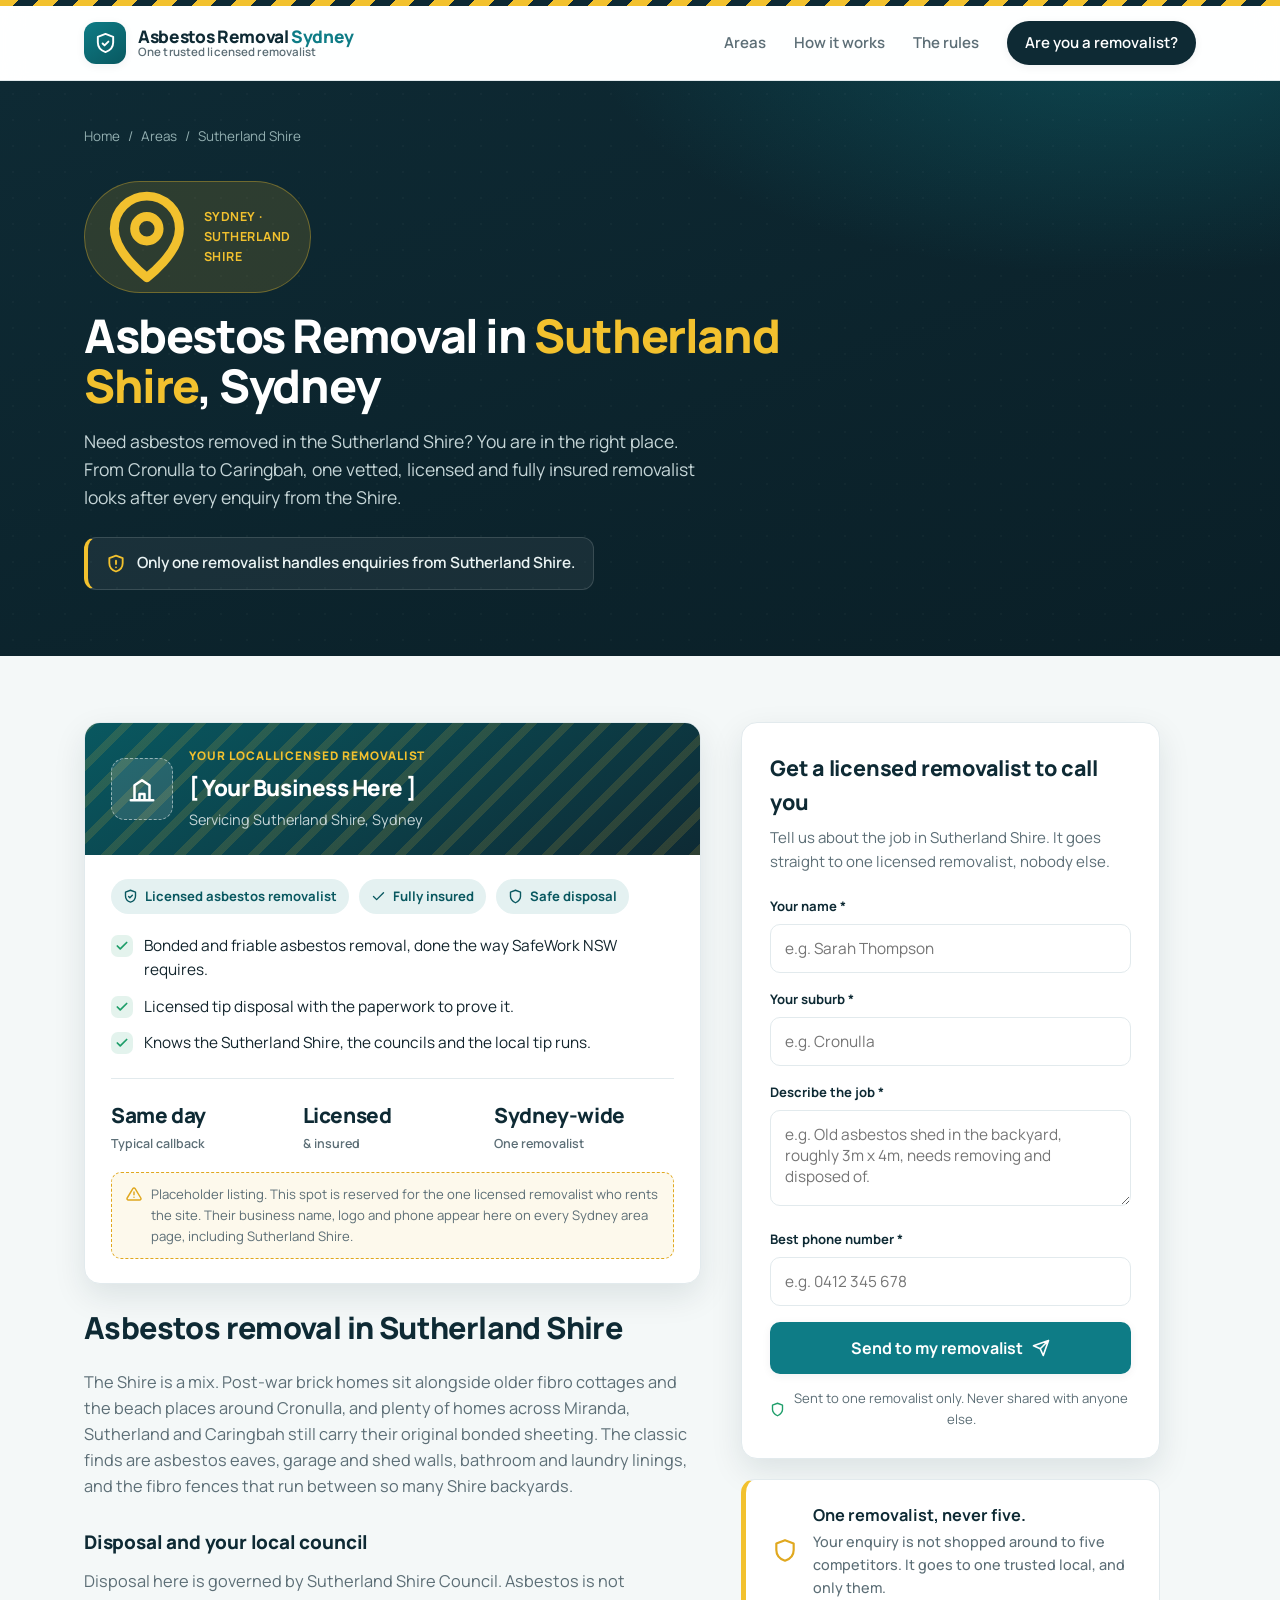
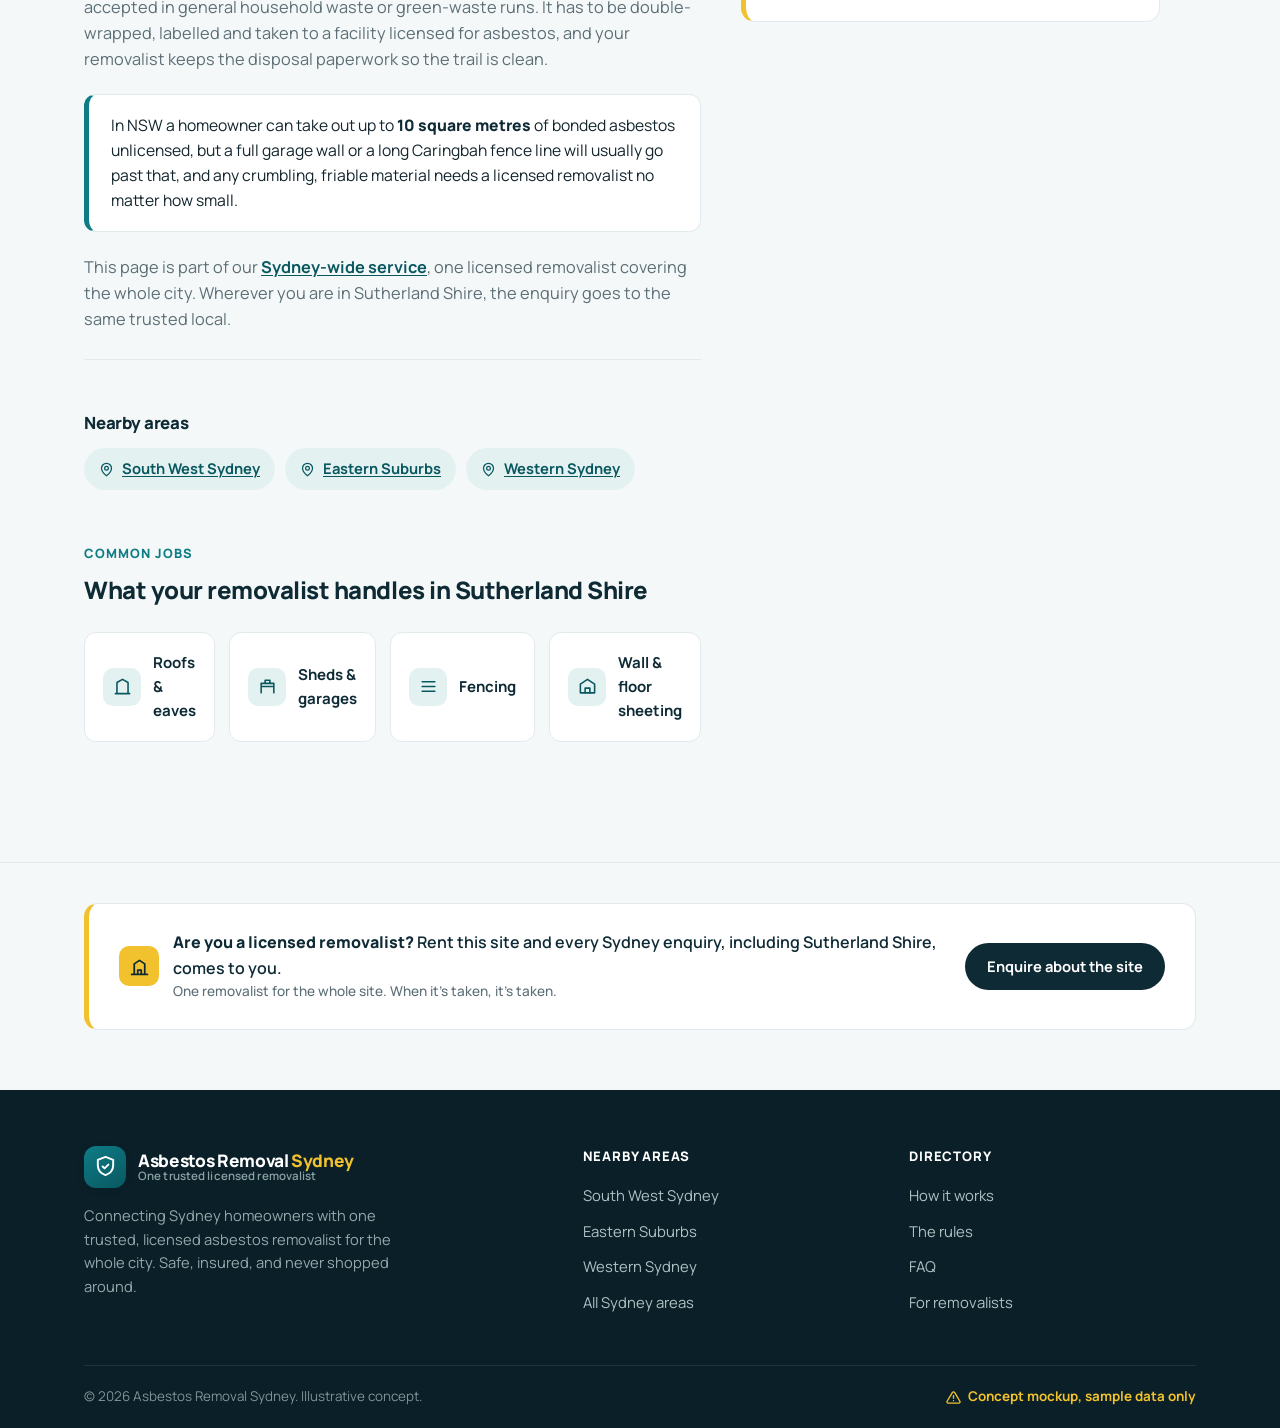
<file: asbestos-removal-sutherland-shire/index.html>
<!DOCTYPE html>
<html lang="en">
<head>
<meta charset="UTF-8" />
<meta name="viewport" content="width=device-width, initial-scale=1.0" />
<meta name="robots" content="noindex,nofollow" />
<title>Asbestos Removal in Sutherland Shire, Sydney | Licensed Local Removalist</title>
<meta name="description" content="Licensed asbestos removal in the Sutherland Shire, from Cronulla to Caringbah. One insured local removalist for garage walls, eaves and fibro fences. Never sold to five competitors." />
<link rel="canonical" href="https://sydneyasbestosremoval.netlify.app/asbestos-removal-sutherland-shire/" />
<link rel="preconnect" href="https://fonts.googleapis.com" />
<link rel="preconnect" href="https://fonts.gstatic.com" crossorigin />
<link href="https://fonts.googleapis.com/css2?family=Manrope:wght@400;500;600;700;800&display=swap" rel="stylesheet" />
<link rel="stylesheet" href="/assets/site.css" />
</head>
<body>
<a href="#enquiry" class="skip-link">Skip to enquiry form</a>
<div class="hazard-tape" aria-hidden="true"></div>

<header class="nav" id="nav">
  <div class="wrap nav-inner">
    <a href="/" class="brand" aria-label="Asbestos Removal Sydney home">
      <span class="brand-mark" aria-hidden="true">
        <svg aria-hidden="true" viewBox="0 0 24 24" fill="none" stroke="#fff" stroke-width="2" stroke-linecap="round" stroke-linejoin="round"><path d="M12 2 4 5v6c0 5 3.4 8.4 8 10 4.6-1.6 8-5 8-10V5l-8-3Z"/><path d="m9 12 2 2 4-4"/></svg>
      </span>
      <span class="brand-text">
        <span class="brand-name">Asbestos Removal <b>Sydney</b></span>
        <span class="brand-tag">One trusted licensed removalist</span>
      </span>
    </a>
    <nav class="nav-links" id="navLinks" aria-label="Primary">
      <a href="/#areas">Areas</a>
      <a href="/#how">How it works</a>
      <a href="/#law">The rules</a>
      <a href="/#removalist" class="nav-cta">Are you a removalist?</a>
    </nav>
    <button class="nav-toggle" id="navToggle" aria-label="Toggle menu" aria-expanded="false" aria-controls="navLinks">
      <svg aria-hidden="true" viewBox="0 0 24 24" width="26" height="26" fill="none" stroke="currentColor" stroke-width="2" stroke-linecap="round"><path d="M4 7h16M4 12h16M4 17h16"/></svg>
    </button>
  </div>
</header>

<main>
  <!-- AREA HERO -->
  <section class="area-hero">
    <div class="wrap">
      <nav class="crumbs" aria-label="Breadcrumb">
        <a href="/">Home</a> <span>/</span> <a href="/#areas">Areas</a> <span>/</span> <span>Sutherland Shire</span>
      </nav>
      <div class="area-hero-inner">
        <span class="area-chip"><svg aria-hidden="true" viewBox="0 0 24 24" fill="none" stroke="currentColor" stroke-width="2.2" stroke-linecap="round" stroke-linejoin="round"><path d="M20 10c0 6-8 12-8 12s-8-6-8-12a8 8 0 0 1 16 0Z"/><circle cx="12" cy="10" r="3"/></svg> Sydney &middot; Sutherland Shire</span>
        <h1>Asbestos Removal in <span>Sutherland Shire</span>, Sydney</h1>
        <p>Need asbestos removed in the Sutherland Shire? You are in the right place. From Cronulla to Caringbah, one vetted, licensed and fully insured removalist looks after every enquiry from the Shire.</p>
        <div class="excl-line">
          <svg aria-hidden="true" viewBox="0 0 24 24" fill="none" stroke="currentColor" stroke-width="2.2" stroke-linecap="round" stroke-linejoin="round"><path d="M12 2 4 5v6c0 5 3.4 8.4 8 10 4.6-1.6 8-5 8-10V5l-8-3Z"/><path d="M12 8v4M12 16h.01"/></svg>
          Only one removalist handles enquiries from Sutherland Shire.
        </div>
      </div>
    </div>
  </section>

  <!-- MAIN: OPERATOR CARD + FORM -->
  <section class="area-main">
    <div class="wrap area-grid">

      <!-- FEATURED REMOVALIST -->
      <div>
        <div class="op-card">
          <div class="op-head">
            <div class="op-avatar" aria-hidden="true">
              <svg aria-hidden="true" viewBox="0 0 24 24" fill="none" stroke="currentColor" stroke-width="2" stroke-linecap="round" stroke-linejoin="round"><path d="M3 21h18M6 21V9l6-4 6 4v12M10 21v-5h4v5"/></svg>
            </div>
            <div class="op-headtext">
              <div class="op-label">Your local licensed removalist</div>
              <div class="op-name">[ Your Business Here ]</div>
              <div class="op-area">Servicing Sutherland Shire, Sydney</div>
            </div>
          </div>
          <div class="op-body">
            <div class="op-badges">
              <span class="badge"><svg aria-hidden="true" viewBox="0 0 24 24" fill="none" stroke="currentColor" stroke-width="2.2" stroke-linecap="round" stroke-linejoin="round"><path d="M12 2 4 5v6c0 5 3.4 8.4 8 10 4.6-1.6 8-5 8-10V5l-8-3Z"/><path d="m9 12 2 2 4-4"/></svg> Licensed asbestos removalist</span>
              <span class="badge"><svg aria-hidden="true" viewBox="0 0 24 24" fill="none" stroke="currentColor" stroke-width="2.2" stroke-linecap="round" stroke-linejoin="round"><path d="M20 6 9 17l-5-5"/></svg> Fully insured</span>
              <span class="badge"><svg aria-hidden="true" viewBox="0 0 24 24" fill="none" stroke="currentColor" stroke-width="2.2" stroke-linecap="round" stroke-linejoin="round"><path d="M12 22s8-4 8-10V5l-8-3-8 3v7c0 6 8 10 8 10Z"/></svg> Safe disposal</span>
            </div>
            <div class="op-feats">
              <div class="op-feat"><span class="tick"><svg aria-hidden="true" viewBox="0 0 24 24" fill="none" stroke="currentColor" stroke-width="3" stroke-linecap="round" stroke-linejoin="round"><path d="M20 6 9 17l-5-5"/></svg></span> Bonded and friable asbestos removal, done the way SafeWork NSW requires.</div>
              <div class="op-feat"><span class="tick"><svg aria-hidden="true" viewBox="0 0 24 24" fill="none" stroke="currentColor" stroke-width="3" stroke-linecap="round" stroke-linejoin="round"><path d="M20 6 9 17l-5-5"/></svg></span> Licensed tip disposal with the paperwork to prove it.</div>
              <div class="op-feat"><span class="tick"><svg aria-hidden="true" viewBox="0 0 24 24" fill="none" stroke="currentColor" stroke-width="3" stroke-linecap="round" stroke-linejoin="round"><path d="M20 6 9 17l-5-5"/></svg></span> Knows the Sutherland Shire, the councils and the local tip runs.</div>
            </div>
            <div class="op-stats">
              <div class="op-stat"><div class="s-num">Same day</div><div class="s-lab">Typical callback</div></div>
              <div class="op-stat"><div class="s-num">Licensed</div><div class="s-lab">&amp; insured</div></div>
              <div class="op-stat"><div class="s-num">Sydney-wide</div><div class="s-lab">One removalist</div></div>
            </div>
            <div class="op-placeholder-note">
              <svg aria-hidden="true" viewBox="0 0 24 24" fill="none" stroke="currentColor" stroke-width="2.2" stroke-linecap="round" stroke-linejoin="round"><path d="M12 9v4M12 17h.01M10.3 3.9 1.8 18a2 2 0 0 0 1.7 3h17a2 2 0 0 0 1.7-3L13.7 3.9a2 2 0 0 0-3.4 0Z"/></svg>
              Placeholder listing. This spot is reserved for the one licensed removalist who rents the site. Their business name, logo and phone appear here on every Sydney area page, including Sutherland Shire.
            </div>
          </div>
        </div>

        <!-- LOCAL CONTENT -->
        <div class="area-content">
          <div class="prose">
            <h2>Asbestos removal in Sutherland Shire</h2>
            <p>The Shire is a mix. Post-war brick homes sit alongside older fibro cottages and the beach places around Cronulla, and plenty of homes across Miranda, Sutherland and Caringbah still carry their original bonded sheeting. The classic finds are asbestos eaves, garage and shed walls, bathroom and laundry linings, and the fibro fences that run between so many Shire backyards.</p>
            <h3>Disposal and your local council</h3>
            <p>Disposal here is governed by Sutherland Shire Council. Asbestos is not accepted in general household waste or green-waste runs. It has to be double-wrapped, labelled and taken to a facility licensed for asbestos, and your removalist keeps the disposal paperwork so the trail is clean.</p>
            <div class="local-note">In NSW a homeowner can take out up to <strong>10 square metres</strong> of bonded asbestos unlicensed, but a full garage wall or a long Caringbah fence line will usually go past that, and any crumbling, friable material needs a licensed removalist no matter how small.</div>
            <p>This page is part of our <a href="/">Sydney-wide service</a>, one licensed removalist covering the whole city. Wherever you are in Sutherland Shire, the enquiry goes to the same trusted local.</p>
            <div class="nearby">
              <h3>Nearby areas</h3>
              <div class="nearby-links">
        <a href="/asbestos-removal-south-west-sydney/"><svg aria-hidden="true" viewBox="0 0 24 24" fill="none" stroke="currentColor" stroke-width="2" stroke-linecap="round" stroke-linejoin="round"><path d="M20 10c0 6-8 12-8 12s-8-6-8-12a8 8 0 0 1 16 0Z"/><circle cx="12" cy="10" r="3"/></svg> South West Sydney</a>
        <a href="/asbestos-removal-eastern-suburbs/"><svg aria-hidden="true" viewBox="0 0 24 24" fill="none" stroke="currentColor" stroke-width="2" stroke-linecap="round" stroke-linejoin="round"><path d="M20 10c0 6-8 12-8 12s-8-6-8-12a8 8 0 0 1 16 0Z"/><circle cx="12" cy="10" r="3"/></svg> Eastern Suburbs</a>
        <a href="/asbestos-removal-western-sydney/"><svg aria-hidden="true" viewBox="0 0 24 24" fill="none" stroke="currentColor" stroke-width="2" stroke-linecap="round" stroke-linejoin="round"><path d="M20 10c0 6-8 12-8 12s-8-6-8-12a8 8 0 0 1 16 0Z"/><circle cx="12" cy="10" r="3"/></svg> Western Sydney</a>
              </div>
            </div>
          </div>
        </div>

        <!-- WHAT WE REMOVE -->
        <div class="remove-block">
          <div class="remove-head">
            <span class="kicker">Common jobs</span>
            <h2>What your removalist handles in Sutherland Shire</h2>
          </div>
          <div class="remove-list">
            <div class="remove-item"><span class="ri"><svg aria-hidden="true" viewBox="0 0 24 24" fill="none" stroke="currentColor" stroke-width="2" stroke-linecap="round" stroke-linejoin="round"><path d="M3 21h18M5 21V7l7-4 7 4v14"/></svg></span><span>Roofs &amp; eaves</span></div>
            <div class="remove-item"><span class="ri"><svg aria-hidden="true" viewBox="0 0 24 24" fill="none" stroke="currentColor" stroke-width="2" stroke-linecap="round" stroke-linejoin="round"><path d="M4 20V8h16v12M4 12h16M9 8V4h6v4"/></svg></span><span>Sheds &amp; garages</span></div>
            <div class="remove-item"><span class="ri"><svg aria-hidden="true" viewBox="0 0 24 24" fill="none" stroke="currentColor" stroke-width="2" stroke-linecap="round" stroke-linejoin="round"><path d="M4 6h16M4 12h16M4 18h16"/></svg></span><span>Fencing</span></div>
            <div class="remove-item"><span class="ri"><svg aria-hidden="true" viewBox="0 0 24 24" fill="none" stroke="currentColor" stroke-width="2" stroke-linecap="round" stroke-linejoin="round"><path d="M3 9l9-6 9 6v11H3z"/><path d="M9 20v-6h6v6"/></svg></span><span>Wall &amp; floor sheeting</span></div>
          </div>
        </div>
      </div>

      <!-- ENQUIRY FORM -->
      <div id="enquiry">
        <div class="form-card">
          <div id="formView">
            <h2>Get a licensed removalist to call you</h2>
            <p class="lede">Tell us about the job in Sutherland Shire. It goes straight to one licensed removalist, nobody else.</p>
            <form id="enquiryForm" action="/enquiry" method="post" novalidate>
              <!-- Single canonical submission target. Hidden fields tag the lead source for the one operator. -->
              <input type="hidden" name="area" value="Sutherland Shire" />
              <input type="hidden" name="page_url" value="https://sydneyasbestosremoval.netlify.app/asbestos-removal-sutherland-shire/" />
              <div class="field">
                <label for="name">Your name <span class="req">*</span></label>
                <input type="text" id="name" name="name" placeholder="e.g. Sarah Thompson" autocomplete="name" required />
              </div>
              <div class="field">
                <label for="suburb">Your suburb <span class="req">*</span></label>
                <input type="text" id="suburb" name="suburb" placeholder="e.g. Cronulla" autocomplete="address-level2" required />
              </div>
              <div class="field">
                <label for="job">Describe the job <span class="req">*</span></label>
                <textarea id="job" name="job" placeholder="e.g. Old asbestos shed in the backyard, roughly 3m x 4m, needs removing and disposed of." required></textarea>
              </div>
              <div class="field">
                <label for="phone">Best phone number <span class="req">*</span></label>
                <input type="tel" id="phone" name="phone" placeholder="e.g. 0412 345 678" autocomplete="tel" required />
              </div>
              <button type="submit" class="btn-primary form-send">
                Send to my removalist
                <svg aria-hidden="true" viewBox="0 0 24 24" fill="none" stroke="currentColor" stroke-width="2.2" stroke-linecap="round" stroke-linejoin="round"><path d="M22 2 11 13M22 2l-7 20-4-9-9-4 20-7Z"/></svg>
              </button>
            </form>
            <p class="form-reassure">
              <svg aria-hidden="true" viewBox="0 0 24 24" fill="none" stroke="currentColor" stroke-width="2.2" stroke-linecap="round" stroke-linejoin="round"><path d="M12 22s8-4 8-10V5l-8-3-8 3v7c0 6 8 10 8 10Z"/></svg>
              Sent to one removalist only. Never shared with anyone else.
            </p>
          </div>

          <!-- SUCCESS STATE (mockup) -->
          <div class="form-success" id="formSuccess" role="status" aria-live="polite" tabindex="-1">
            <div class="tick-big"><svg aria-hidden="true" viewBox="0 0 24 24" fill="none" stroke="currentColor" stroke-width="3" stroke-linecap="round" stroke-linejoin="round"><path d="M20 6 9 17l-5-5"/></svg></div>
            <h3>Enquiry sent</h3>
            <p>Your Sutherland Shire removalist has your details and will call you back, usually the same day.</p>
          </div>
        </div>

        <!-- EXCLUSIVITY REINFORCE -->
        <div class="reinforce">
          <svg aria-hidden="true" viewBox="0 0 24 24" fill="none" stroke="currentColor" stroke-width="2" stroke-linecap="round" stroke-linejoin="round"><path d="M12 2 4 5v6c0 5 3.4 8.4 8 10 4.6-1.6 8-5 8-10V5l-8-3Z"/></svg>
          <p>One removalist, never five.<span>Your enquiry is not shopped around to five competitors. It goes to one trusted local, and only them.</span></p>
        </div>
      </div>

    </div>
  </section>

  <!-- REMOVALIST STRIP (buyer hook) -->
  <section class="removalist-strip">
    <div class="wrap" style="padding-top: 40px; padding-bottom: 60px;">
      <div class="strip-inner">
        <div class="s-text">
          <span class="strip-badge" aria-hidden="true"><svg aria-hidden="true" viewBox="0 0 24 24" fill="none" stroke="currentColor" stroke-width="2" stroke-linecap="round" stroke-linejoin="round"><path d="M3 21h18M6 21V9l6-4 6 4v12M10 21v-5h4v5"/></svg></span>
          <p><b>Are you a licensed removalist?</b> Rent this site and every Sydney enquiry, including Sutherland Shire, comes to you.<span>One removalist for the whole site. When it&rsquo;s taken, it&rsquo;s taken.</span></p>
        </div>
        <a href="/#removalist" class="btn-ghost">Enquire about the site</a>
      </div>
    </div>
  </section>
</main>

<footer class="site">
  <div class="wrap">
    <div class="foot-grid">
      <div class="foot-brand">
        <div class="brand" style="gap: 12px;">
          <span class="brand-mark" aria-hidden="true">
            <svg aria-hidden="true" viewBox="0 0 24 24" fill="none" stroke="#fff" stroke-width="2" stroke-linecap="round" stroke-linejoin="round"><path d="M12 2 4 5v6c0 5 3.4 8.4 8 10 4.6-1.6 8-5 8-10V5l-8-3Z"/><path d="m9 12 2 2 4-4"/></svg>
          </span>
          <span class="brand-text">
            <span class="brand-name">Asbestos Removal <b>Sydney</b></span>
            <span class="brand-tag">One trusted licensed removalist</span>
          </span>
        </div>
        <p class="foot-blurb">Connecting Sydney homeowners with one trusted, licensed asbestos removalist for the whole city. Safe, insured, and never shopped around.</p>
      </div>
      <div>
        <h4>Nearby areas</h4>
        <ul>
          <li><a href="/asbestos-removal-south-west-sydney/">South West Sydney</a></li>
          <li><a href="/asbestos-removal-eastern-suburbs/">Eastern Suburbs</a></li>
          <li><a href="/asbestos-removal-western-sydney/">Western Sydney</a></li>
          <li><a href="/#areas">All Sydney areas</a></li>
        </ul>
      </div>
      <div>
        <h4>Directory</h4>
        <ul>
          <li><a href="/#how">How it works</a></li>
          <li><a href="/#law">The rules</a></li>
          <li><a href="/#faq">FAQ</a></li>
          <li><a href="/#removalist">For removalists</a></li>
        </ul>
      </div>
    </div>
    <div class="foot-bar">
      <span>&copy; 2026 Asbestos Removal Sydney. Illustrative concept.</span>
      <span class="demo-flag"><svg aria-hidden="true" viewBox="0 0 24 24" fill="none" stroke="currentColor" stroke-width="2.2" stroke-linecap="round" stroke-linejoin="round"><path d="M12 9v4M12 17h.01M10.3 3.9 1.8 18a2 2 0 0 0 1.7 3h17a2 2 0 0 0 1.7-3L13.7 3.9a2 2 0 0 0-3.4 0Z"/></svg> Concept mockup, sample data only</span>
    </div>
  </div>
</footer>

<!-- Honest schema only: Organization + WebSite + BreadcrumbList. No LocalBusiness / Service / Review (no real operator yet). -->
<script type="application/ld+json">
{
  "@context": "https://schema.org",
  "@graph": [
    {
      "@type": "Organization",
      "@id": "https://sydneyasbestosremoval.netlify.app/#organization",
      "name": "Asbestos Removal Sydney",
      "url": "https://sydneyasbestosremoval.netlify.app/",
      "description": "Directory connecting Sydney homeowners with one trusted, licensed asbestos removalist."
    },
    {
      "@type": "WebSite",
      "@id": "https://sydneyasbestosremoval.netlify.app/#website",
      "url": "https://sydneyasbestosremoval.netlify.app/",
      "name": "Asbestos Removal Sydney",
      "publisher": { "@id": "https://sydneyasbestosremoval.netlify.app/#organization" }
    },
    {
      "@type": "BreadcrumbList",
      "itemListElement": [
        { "@type": "ListItem", "position": 1, "name": "Home", "item": "https://sydneyasbestosremoval.netlify.app/" },
        { "@type": "ListItem", "position": 2, "name": "Areas", "item": "https://sydneyasbestosremoval.netlify.app/#areas" },
        { "@type": "ListItem", "position": 3, "name": "Sutherland Shire", "item": "https://sydneyasbestosremoval.netlify.app/asbestos-removal-sutherland-shire/" }
      ]
    }
  ]
}
</script>

<script>
  // Sticky nav shadow
  var nav = document.getElementById('nav');
  window.addEventListener('scroll', function () {
    nav.classList.toggle('scrolled', window.scrollY > 8);
  }, { passive: true });

  // Mobile menu
  var toggle = document.getElementById('navToggle');
  var links = document.getElementById('navLinks');
  toggle.addEventListener('click', function () {
    var open = links.classList.toggle('open');
    toggle.setAttribute('aria-expanded', open ? 'true' : 'false');
  });

  // Enquiry form -> mockup success state (no backend)
  document.getElementById('enquiryForm').addEventListener('submit', function (e) {
    e.preventDefault();
    if (!this.checkValidity()) { this.reportValidity(); return; }
    document.getElementById('formView').style.display = 'none';
    document.getElementById('formSuccess').classList.add('show');
    document.getElementById('formSuccess').focus();
    document.getElementById('enquiry').scrollIntoView({ behavior: 'smooth', block: 'center' });
  });
</script>
</body>
</html>
</file>
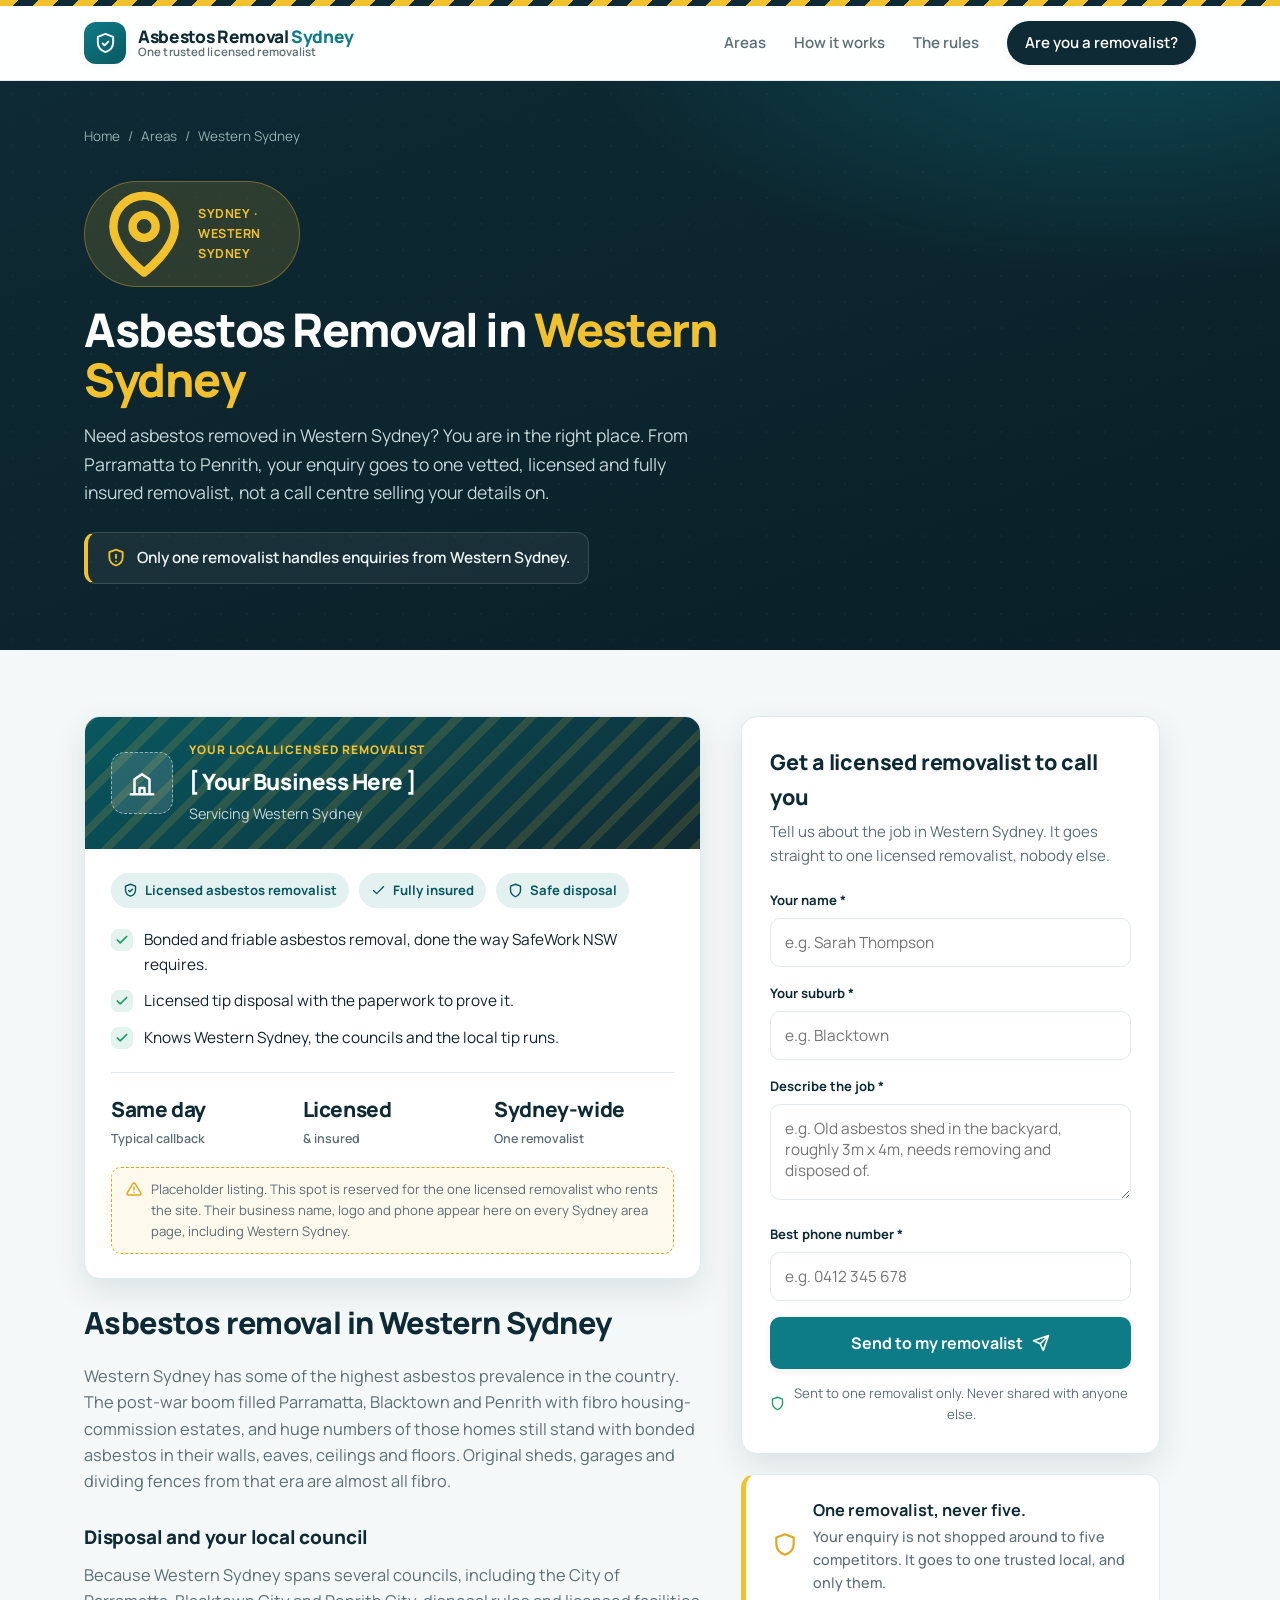
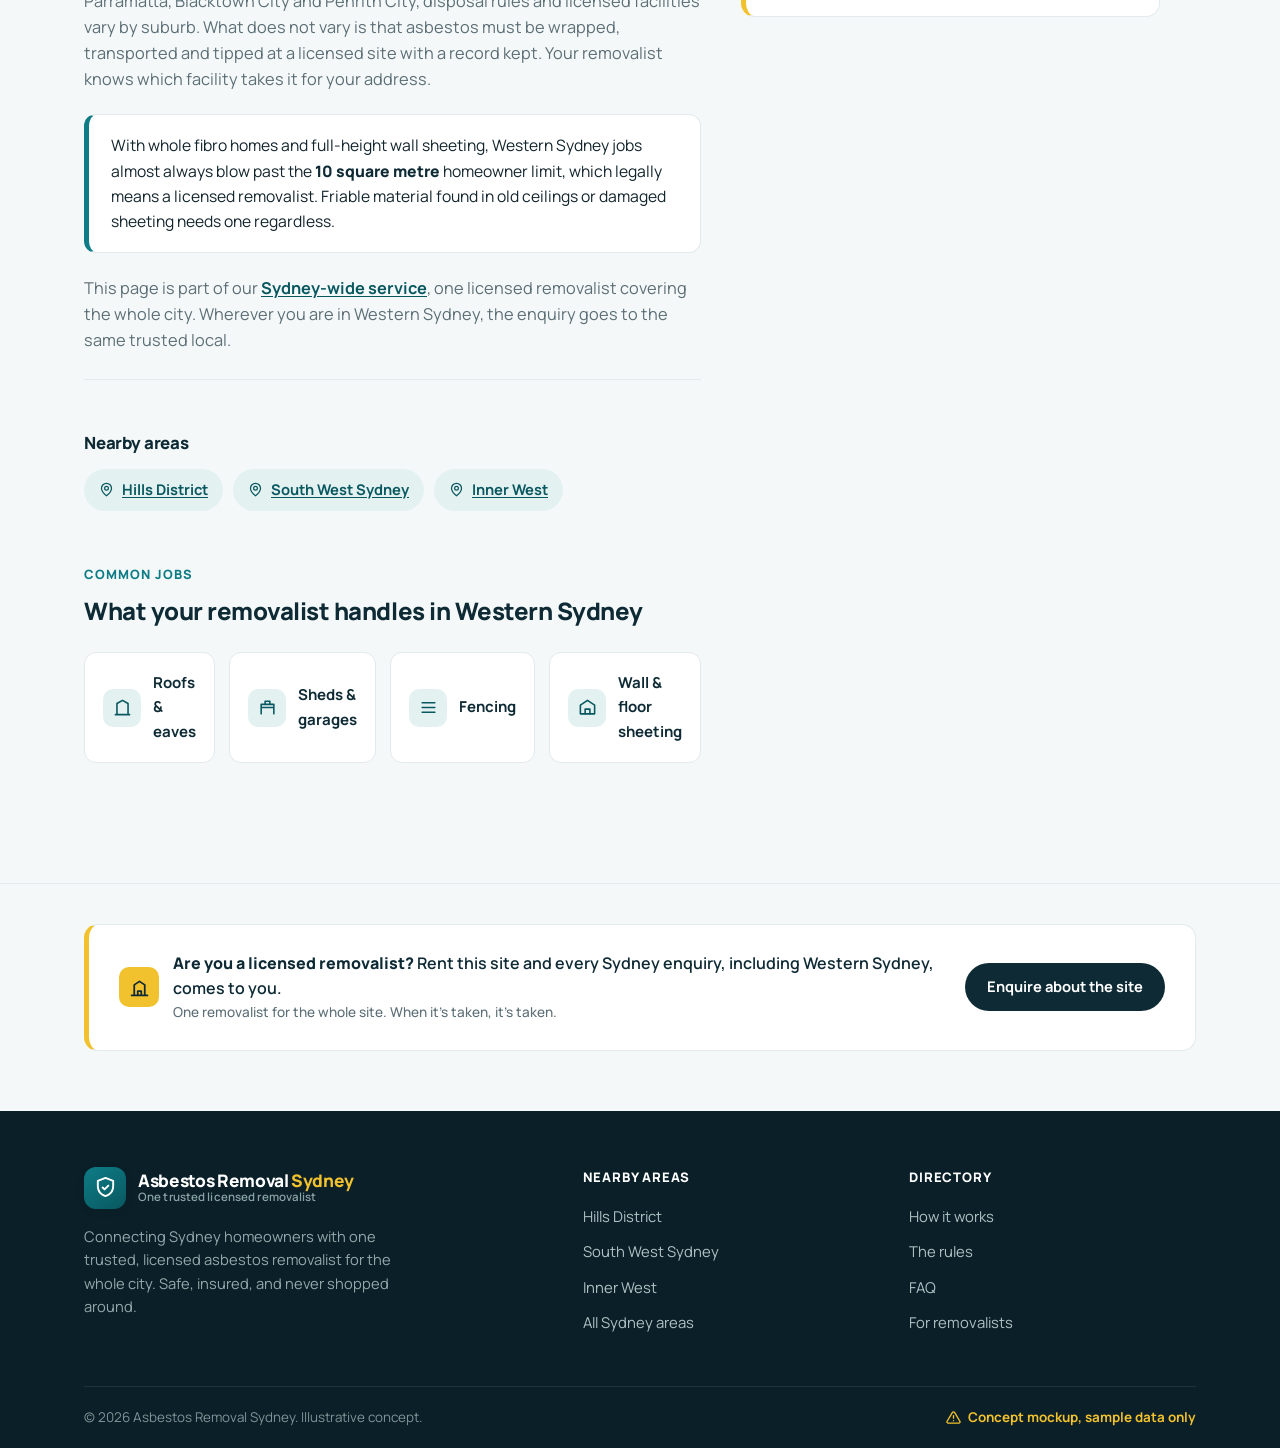
<file: asbestos-removal-western-sydney/index.html>
<!DOCTYPE html>
<html lang="en">
<head>
<meta charset="UTF-8" />
<meta name="viewport" content="width=device-width, initial-scale=1.0" />
<meta name="robots" content="noindex,nofollow" />
<title>Asbestos Removal in Western Sydney | Licensed Local Removalist</title>
<meta name="description" content="Licensed asbestos removal in Western Sydney, from Parramatta to Penrith. One trusted removalist for fibro homes, sheds and full wall sheeting. Your enquiry goes to one local only." />
<link rel="canonical" href="https://sydneyasbestosremoval.netlify.app/asbestos-removal-western-sydney/" />
<link rel="preconnect" href="https://fonts.googleapis.com" />
<link rel="preconnect" href="https://fonts.gstatic.com" crossorigin />
<link href="https://fonts.googleapis.com/css2?family=Manrope:wght@400;500;600;700;800&display=swap" rel="stylesheet" />
<link rel="stylesheet" href="/assets/site.css" />
</head>
<body>
<a href="#enquiry" class="skip-link">Skip to enquiry form</a>
<div class="hazard-tape" aria-hidden="true"></div>

<header class="nav" id="nav">
  <div class="wrap nav-inner">
    <a href="/" class="brand" aria-label="Asbestos Removal Sydney home">
      <span class="brand-mark" aria-hidden="true">
        <svg aria-hidden="true" viewBox="0 0 24 24" fill="none" stroke="#fff" stroke-width="2" stroke-linecap="round" stroke-linejoin="round"><path d="M12 2 4 5v6c0 5 3.4 8.4 8 10 4.6-1.6 8-5 8-10V5l-8-3Z"/><path d="m9 12 2 2 4-4"/></svg>
      </span>
      <span class="brand-text">
        <span class="brand-name">Asbestos Removal <b>Sydney</b></span>
        <span class="brand-tag">One trusted licensed removalist</span>
      </span>
    </a>
    <nav class="nav-links" id="navLinks" aria-label="Primary">
      <a href="/#areas">Areas</a>
      <a href="/#how">How it works</a>
      <a href="/#law">The rules</a>
      <a href="/#removalist" class="nav-cta">Are you a removalist?</a>
    </nav>
    <button class="nav-toggle" id="navToggle" aria-label="Toggle menu" aria-expanded="false" aria-controls="navLinks">
      <svg aria-hidden="true" viewBox="0 0 24 24" width="26" height="26" fill="none" stroke="currentColor" stroke-width="2" stroke-linecap="round"><path d="M4 7h16M4 12h16M4 17h16"/></svg>
    </button>
  </div>
</header>

<main>
  <!-- AREA HERO -->
  <section class="area-hero">
    <div class="wrap">
      <nav class="crumbs" aria-label="Breadcrumb">
        <a href="/">Home</a> <span>/</span> <a href="/#areas">Areas</a> <span>/</span> <span>Western Sydney</span>
      </nav>
      <div class="area-hero-inner">
        <span class="area-chip"><svg aria-hidden="true" viewBox="0 0 24 24" fill="none" stroke="currentColor" stroke-width="2.2" stroke-linecap="round" stroke-linejoin="round"><path d="M20 10c0 6-8 12-8 12s-8-6-8-12a8 8 0 0 1 16 0Z"/><circle cx="12" cy="10" r="3"/></svg> Sydney &middot; Western Sydney</span>
        <h1>Asbestos Removal in <span>Western Sydney</span></h1>
        <p>Need asbestos removed in Western Sydney? You are in the right place. From Parramatta to Penrith, your enquiry goes to one vetted, licensed and fully insured removalist, not a call centre selling your details on.</p>
        <div class="excl-line">
          <svg aria-hidden="true" viewBox="0 0 24 24" fill="none" stroke="currentColor" stroke-width="2.2" stroke-linecap="round" stroke-linejoin="round"><path d="M12 2 4 5v6c0 5 3.4 8.4 8 10 4.6-1.6 8-5 8-10V5l-8-3Z"/><path d="M12 8v4M12 16h.01"/></svg>
          Only one removalist handles enquiries from Western Sydney.
        </div>
      </div>
    </div>
  </section>

  <!-- MAIN: OPERATOR CARD + FORM -->
  <section class="area-main">
    <div class="wrap area-grid">

      <!-- FEATURED REMOVALIST -->
      <div>
        <div class="op-card">
          <div class="op-head">
            <div class="op-avatar" aria-hidden="true">
              <svg aria-hidden="true" viewBox="0 0 24 24" fill="none" stroke="currentColor" stroke-width="2" stroke-linecap="round" stroke-linejoin="round"><path d="M3 21h18M6 21V9l6-4 6 4v12M10 21v-5h4v5"/></svg>
            </div>
            <div class="op-headtext">
              <div class="op-label">Your local licensed removalist</div>
              <div class="op-name">[ Your Business Here ]</div>
              <div class="op-area">Servicing Western Sydney</div>
            </div>
          </div>
          <div class="op-body">
            <div class="op-badges">
              <span class="badge"><svg aria-hidden="true" viewBox="0 0 24 24" fill="none" stroke="currentColor" stroke-width="2.2" stroke-linecap="round" stroke-linejoin="round"><path d="M12 2 4 5v6c0 5 3.4 8.4 8 10 4.6-1.6 8-5 8-10V5l-8-3Z"/><path d="m9 12 2 2 4-4"/></svg> Licensed asbestos removalist</span>
              <span class="badge"><svg aria-hidden="true" viewBox="0 0 24 24" fill="none" stroke="currentColor" stroke-width="2.2" stroke-linecap="round" stroke-linejoin="round"><path d="M20 6 9 17l-5-5"/></svg> Fully insured</span>
              <span class="badge"><svg aria-hidden="true" viewBox="0 0 24 24" fill="none" stroke="currentColor" stroke-width="2.2" stroke-linecap="round" stroke-linejoin="round"><path d="M12 22s8-4 8-10V5l-8-3-8 3v7c0 6 8 10 8 10Z"/></svg> Safe disposal</span>
            </div>
            <div class="op-feats">
              <div class="op-feat"><span class="tick"><svg aria-hidden="true" viewBox="0 0 24 24" fill="none" stroke="currentColor" stroke-width="3" stroke-linecap="round" stroke-linejoin="round"><path d="M20 6 9 17l-5-5"/></svg></span> Bonded and friable asbestos removal, done the way SafeWork NSW requires.</div>
              <div class="op-feat"><span class="tick"><svg aria-hidden="true" viewBox="0 0 24 24" fill="none" stroke="currentColor" stroke-width="3" stroke-linecap="round" stroke-linejoin="round"><path d="M20 6 9 17l-5-5"/></svg></span> Licensed tip disposal with the paperwork to prove it.</div>
              <div class="op-feat"><span class="tick"><svg aria-hidden="true" viewBox="0 0 24 24" fill="none" stroke="currentColor" stroke-width="3" stroke-linecap="round" stroke-linejoin="round"><path d="M20 6 9 17l-5-5"/></svg></span> Knows Western Sydney, the councils and the local tip runs.</div>
            </div>
            <div class="op-stats">
              <div class="op-stat"><div class="s-num">Same day</div><div class="s-lab">Typical callback</div></div>
              <div class="op-stat"><div class="s-num">Licensed</div><div class="s-lab">&amp; insured</div></div>
              <div class="op-stat"><div class="s-num">Sydney-wide</div><div class="s-lab">One removalist</div></div>
            </div>
            <div class="op-placeholder-note">
              <svg aria-hidden="true" viewBox="0 0 24 24" fill="none" stroke="currentColor" stroke-width="2.2" stroke-linecap="round" stroke-linejoin="round"><path d="M12 9v4M12 17h.01M10.3 3.9 1.8 18a2 2 0 0 0 1.7 3h17a2 2 0 0 0 1.7-3L13.7 3.9a2 2 0 0 0-3.4 0Z"/></svg>
              Placeholder listing. This spot is reserved for the one licensed removalist who rents the site. Their business name, logo and phone appear here on every Sydney area page, including Western Sydney.
            </div>
          </div>
        </div>

        <!-- LOCAL CONTENT -->
        <div class="area-content">
          <div class="prose">
            <h2>Asbestos removal in Western Sydney</h2>
            <p>Western Sydney has some of the highest asbestos prevalence in the country. The post-war boom filled Parramatta, Blacktown and Penrith with fibro housing-commission estates, and huge numbers of those homes still stand with bonded asbestos in their walls, eaves, ceilings and floors. Original sheds, garages and dividing fences from that era are almost all fibro.</p>
            <h3>Disposal and your local council</h3>
            <p>Because Western Sydney spans several councils, including the City of Parramatta, Blacktown City and Penrith City, disposal rules and licensed facilities vary by suburb. What does not vary is that asbestos must be wrapped, transported and tipped at a licensed site with a record kept. Your removalist knows which facility takes it for your address.</p>
            <div class="local-note">With whole fibro homes and full-height wall sheeting, Western Sydney jobs almost always blow past the <strong>10 square metre</strong> homeowner limit, which legally means a licensed removalist. Friable material found in old ceilings or damaged sheeting needs one regardless.</div>
            <p>This page is part of our <a href="/">Sydney-wide service</a>, one licensed removalist covering the whole city. Wherever you are in Western Sydney, the enquiry goes to the same trusted local.</p>
            <div class="nearby">
              <h3>Nearby areas</h3>
              <div class="nearby-links">
        <a href="/asbestos-removal-hills-district/"><svg aria-hidden="true" viewBox="0 0 24 24" fill="none" stroke="currentColor" stroke-width="2" stroke-linecap="round" stroke-linejoin="round"><path d="M20 10c0 6-8 12-8 12s-8-6-8-12a8 8 0 0 1 16 0Z"/><circle cx="12" cy="10" r="3"/></svg> Hills District</a>
        <a href="/asbestos-removal-south-west-sydney/"><svg aria-hidden="true" viewBox="0 0 24 24" fill="none" stroke="currentColor" stroke-width="2" stroke-linecap="round" stroke-linejoin="round"><path d="M20 10c0 6-8 12-8 12s-8-6-8-12a8 8 0 0 1 16 0Z"/><circle cx="12" cy="10" r="3"/></svg> South West Sydney</a>
        <a href="/asbestos-removal-inner-west/"><svg aria-hidden="true" viewBox="0 0 24 24" fill="none" stroke="currentColor" stroke-width="2" stroke-linecap="round" stroke-linejoin="round"><path d="M20 10c0 6-8 12-8 12s-8-6-8-12a8 8 0 0 1 16 0Z"/><circle cx="12" cy="10" r="3"/></svg> Inner West</a>
              </div>
            </div>
          </div>
        </div>

        <!-- WHAT WE REMOVE -->
        <div class="remove-block">
          <div class="remove-head">
            <span class="kicker">Common jobs</span>
            <h2>What your removalist handles in Western Sydney</h2>
          </div>
          <div class="remove-list">
            <div class="remove-item"><span class="ri"><svg aria-hidden="true" viewBox="0 0 24 24" fill="none" stroke="currentColor" stroke-width="2" stroke-linecap="round" stroke-linejoin="round"><path d="M3 21h18M5 21V7l7-4 7 4v14"/></svg></span><span>Roofs &amp; eaves</span></div>
            <div class="remove-item"><span class="ri"><svg aria-hidden="true" viewBox="0 0 24 24" fill="none" stroke="currentColor" stroke-width="2" stroke-linecap="round" stroke-linejoin="round"><path d="M4 20V8h16v12M4 12h16M9 8V4h6v4"/></svg></span><span>Sheds &amp; garages</span></div>
            <div class="remove-item"><span class="ri"><svg aria-hidden="true" viewBox="0 0 24 24" fill="none" stroke="currentColor" stroke-width="2" stroke-linecap="round" stroke-linejoin="round"><path d="M4 6h16M4 12h16M4 18h16"/></svg></span><span>Fencing</span></div>
            <div class="remove-item"><span class="ri"><svg aria-hidden="true" viewBox="0 0 24 24" fill="none" stroke="currentColor" stroke-width="2" stroke-linecap="round" stroke-linejoin="round"><path d="M3 9l9-6 9 6v11H3z"/><path d="M9 20v-6h6v6"/></svg></span><span>Wall &amp; floor sheeting</span></div>
          </div>
        </div>
      </div>

      <!-- ENQUIRY FORM -->
      <div id="enquiry">
        <div class="form-card">
          <div id="formView">
            <h2>Get a licensed removalist to call you</h2>
            <p class="lede">Tell us about the job in Western Sydney. It goes straight to one licensed removalist, nobody else.</p>
            <form id="enquiryForm" action="/enquiry" method="post" novalidate>
              <!-- Single canonical submission target. Hidden fields tag the lead source for the one operator. -->
              <input type="hidden" name="area" value="Western Sydney" />
              <input type="hidden" name="page_url" value="https://sydneyasbestosremoval.netlify.app/asbestos-removal-western-sydney/" />
              <div class="field">
                <label for="name">Your name <span class="req">*</span></label>
                <input type="text" id="name" name="name" placeholder="e.g. Sarah Thompson" autocomplete="name" required />
              </div>
              <div class="field">
                <label for="suburb">Your suburb <span class="req">*</span></label>
                <input type="text" id="suburb" name="suburb" placeholder="e.g. Blacktown" autocomplete="address-level2" required />
              </div>
              <div class="field">
                <label for="job">Describe the job <span class="req">*</span></label>
                <textarea id="job" name="job" placeholder="e.g. Old asbestos shed in the backyard, roughly 3m x 4m, needs removing and disposed of." required></textarea>
              </div>
              <div class="field">
                <label for="phone">Best phone number <span class="req">*</span></label>
                <input type="tel" id="phone" name="phone" placeholder="e.g. 0412 345 678" autocomplete="tel" required />
              </div>
              <button type="submit" class="btn-primary form-send">
                Send to my removalist
                <svg aria-hidden="true" viewBox="0 0 24 24" fill="none" stroke="currentColor" stroke-width="2.2" stroke-linecap="round" stroke-linejoin="round"><path d="M22 2 11 13M22 2l-7 20-4-9-9-4 20-7Z"/></svg>
              </button>
            </form>
            <p class="form-reassure">
              <svg aria-hidden="true" viewBox="0 0 24 24" fill="none" stroke="currentColor" stroke-width="2.2" stroke-linecap="round" stroke-linejoin="round"><path d="M12 22s8-4 8-10V5l-8-3-8 3v7c0 6 8 10 8 10Z"/></svg>
              Sent to one removalist only. Never shared with anyone else.
            </p>
          </div>

          <!-- SUCCESS STATE (mockup) -->
          <div class="form-success" id="formSuccess" role="status" aria-live="polite" tabindex="-1">
            <div class="tick-big"><svg aria-hidden="true" viewBox="0 0 24 24" fill="none" stroke="currentColor" stroke-width="3" stroke-linecap="round" stroke-linejoin="round"><path d="M20 6 9 17l-5-5"/></svg></div>
            <h3>Enquiry sent</h3>
            <p>Your Western Sydney removalist has your details and will call you back, usually the same day.</p>
          </div>
        </div>

        <!-- EXCLUSIVITY REINFORCE -->
        <div class="reinforce">
          <svg aria-hidden="true" viewBox="0 0 24 24" fill="none" stroke="currentColor" stroke-width="2" stroke-linecap="round" stroke-linejoin="round"><path d="M12 2 4 5v6c0 5 3.4 8.4 8 10 4.6-1.6 8-5 8-10V5l-8-3Z"/></svg>
          <p>One removalist, never five.<span>Your enquiry is not shopped around to five competitors. It goes to one trusted local, and only them.</span></p>
        </div>
      </div>

    </div>
  </section>

  <!-- REMOVALIST STRIP (buyer hook) -->
  <section class="removalist-strip">
    <div class="wrap" style="padding-top: 40px; padding-bottom: 60px;">
      <div class="strip-inner">
        <div class="s-text">
          <span class="strip-badge" aria-hidden="true"><svg aria-hidden="true" viewBox="0 0 24 24" fill="none" stroke="currentColor" stroke-width="2" stroke-linecap="round" stroke-linejoin="round"><path d="M3 21h18M6 21V9l6-4 6 4v12M10 21v-5h4v5"/></svg></span>
          <p><b>Are you a licensed removalist?</b> Rent this site and every Sydney enquiry, including Western Sydney, comes to you.<span>One removalist for the whole site. When it&rsquo;s taken, it&rsquo;s taken.</span></p>
        </div>
        <a href="/#removalist" class="btn-ghost">Enquire about the site</a>
      </div>
    </div>
  </section>
</main>

<footer class="site">
  <div class="wrap">
    <div class="foot-grid">
      <div class="foot-brand">
        <div class="brand" style="gap: 12px;">
          <span class="brand-mark" aria-hidden="true">
            <svg aria-hidden="true" viewBox="0 0 24 24" fill="none" stroke="#fff" stroke-width="2" stroke-linecap="round" stroke-linejoin="round"><path d="M12 2 4 5v6c0 5 3.4 8.4 8 10 4.6-1.6 8-5 8-10V5l-8-3Z"/><path d="m9 12 2 2 4-4"/></svg>
          </span>
          <span class="brand-text">
            <span class="brand-name">Asbestos Removal <b>Sydney</b></span>
            <span class="brand-tag">One trusted licensed removalist</span>
          </span>
        </div>
        <p class="foot-blurb">Connecting Sydney homeowners with one trusted, licensed asbestos removalist for the whole city. Safe, insured, and never shopped around.</p>
      </div>
      <div>
        <h4>Nearby areas</h4>
        <ul>
          <li><a href="/asbestos-removal-hills-district/">Hills District</a></li>
          <li><a href="/asbestos-removal-south-west-sydney/">South West Sydney</a></li>
          <li><a href="/asbestos-removal-inner-west/">Inner West</a></li>
          <li><a href="/#areas">All Sydney areas</a></li>
        </ul>
      </div>
      <div>
        <h4>Directory</h4>
        <ul>
          <li><a href="/#how">How it works</a></li>
          <li><a href="/#law">The rules</a></li>
          <li><a href="/#faq">FAQ</a></li>
          <li><a href="/#removalist">For removalists</a></li>
        </ul>
      </div>
    </div>
    <div class="foot-bar">
      <span>&copy; 2026 Asbestos Removal Sydney. Illustrative concept.</span>
      <span class="demo-flag"><svg aria-hidden="true" viewBox="0 0 24 24" fill="none" stroke="currentColor" stroke-width="2.2" stroke-linecap="round" stroke-linejoin="round"><path d="M12 9v4M12 17h.01M10.3 3.9 1.8 18a2 2 0 0 0 1.7 3h17a2 2 0 0 0 1.7-3L13.7 3.9a2 2 0 0 0-3.4 0Z"/></svg> Concept mockup, sample data only</span>
    </div>
  </div>
</footer>

<!-- Honest schema only: Organization + WebSite + BreadcrumbList. No LocalBusiness / Service / Review (no real operator yet). -->
<script type="application/ld+json">
{
  "@context": "https://schema.org",
  "@graph": [
    {
      "@type": "Organization",
      "@id": "https://sydneyasbestosremoval.netlify.app/#organization",
      "name": "Asbestos Removal Sydney",
      "url": "https://sydneyasbestosremoval.netlify.app/",
      "description": "Directory connecting Sydney homeowners with one trusted, licensed asbestos removalist."
    },
    {
      "@type": "WebSite",
      "@id": "https://sydneyasbestosremoval.netlify.app/#website",
      "url": "https://sydneyasbestosremoval.netlify.app/",
      "name": "Asbestos Removal Sydney",
      "publisher": { "@id": "https://sydneyasbestosremoval.netlify.app/#organization" }
    },
    {
      "@type": "BreadcrumbList",
      "itemListElement": [
        { "@type": "ListItem", "position": 1, "name": "Home", "item": "https://sydneyasbestosremoval.netlify.app/" },
        { "@type": "ListItem", "position": 2, "name": "Areas", "item": "https://sydneyasbestosremoval.netlify.app/#areas" },
        { "@type": "ListItem", "position": 3, "name": "Western Sydney", "item": "https://sydneyasbestosremoval.netlify.app/asbestos-removal-western-sydney/" }
      ]
    }
  ]
}
</script>

<script>
  // Sticky nav shadow
  var nav = document.getElementById('nav');
  window.addEventListener('scroll', function () {
    nav.classList.toggle('scrolled', window.scrollY > 8);
  }, { passive: true });

  // Mobile menu
  var toggle = document.getElementById('navToggle');
  var links = document.getElementById('navLinks');
  toggle.addEventListener('click', function () {
    var open = links.classList.toggle('open');
    toggle.setAttribute('aria-expanded', open ? 'true' : 'false');
  });

  // Enquiry form -> mockup success state (no backend)
  document.getElementById('enquiryForm').addEventListener('submit', function (e) {
    e.preventDefault();
    if (!this.checkValidity()) { this.reportValidity(); return; }
    document.getElementById('formView').style.display = 'none';
    document.getElementById('formSuccess').classList.add('show');
    document.getElementById('formSuccess').focus();
    document.getElementById('enquiry').scrollIntoView({ behavior: 'smooth', block: 'center' });
  });
</script>
</body>
</html>
</file>
<file: assets/site.css>
/* Asbestos Removal Sydney - Directory Venture demo (single-operator model).
   Shared stylesheet for the homepage and all eight area pages.
   Static mockup, no build step. Design tokens live in :root below. */

:root {
  --ink: #12242C;
  --slate: #0E2A34;
  --slate-2: #0A1F27;
  --teal: #0E7C86;
  --teal-600: #0B6B74;
  --teal-700: #095860;
  --teal-soft: #E4F1F1;
  --hazard: #F2C12E;
  --hazard-deep: #E0A81F;
  --safe: #1E9E6A;
  --muted: #5C6E76;
  --line: #E2EAED;
  --bg: #F4F8F8;
  --card: #FFFFFF;
  --radius: 16px;
  --radius-sm: 10px;
  --shadow-sm: 0 2px 10px rgba(12, 42, 52, .06);
  --shadow-md: 0 12px 32px rgba(12, 42, 52, .10);
  --shadow-lg: 0 26px 60px rgba(12, 42, 52, .16);
  --maxw: 1160px;
}

* { box-sizing: border-box; margin: 0; padding: 0; }
html { scroll-behavior: smooth; }
body {
  font-family: 'Manrope', -apple-system, BlinkMacSystemFont, 'Segoe UI', Roboto, sans-serif;
  color: var(--ink); background: var(--bg); line-height: 1.6; -webkit-font-smoothing: antialiased;
}
a { color: inherit; text-decoration: none; }
img { max-width: 100%; display: block; }
ul { list-style: none; }
.wrap { width: 100%; max-width: var(--maxw); margin: 0 auto; padding: 0 24px; }

.skip-link {
  position: absolute; left: 12px; top: -60px; z-index: 200;
  background: var(--slate); color: #fff; padding: 10px 16px; border-radius: 8px;
  font-weight: 600; transition: top .18s ease;
}
.skip-link:focus { top: 12px; }
:focus-visible { outline: 3px solid var(--slate); outline-offset: 2px; border-radius: 4px; box-shadow: 0 0 0 6px rgba(242, 193, 46, .35); }
/* Dark surfaces (area hero, footer): flip the ring to white so it clears 3:1 on slate, keep the hazard halo */
.area-hero :focus-visible, footer.site :focus-visible { outline-color: #fff; box-shadow: 0 0 0 6px rgba(242, 193, 46, .45); }

/* ---------- HAZARD TAPE (brand device) ---------- */
.hazard-tape {
  height: 6px;
  background-image: repeating-linear-gradient(-45deg, var(--hazard) 0 14px, var(--slate) 14px 28px);
}

/* ---------- NAV ---------- */
header.nav {
  position: sticky; top: 0; z-index: 100; background: rgba(255, 255, 255, 0.93);
  backdrop-filter: saturate(180%) blur(12px); border-bottom: 1px solid var(--line); transition: box-shadow .25s ease;
}
header.nav.scrolled { box-shadow: var(--shadow-sm); }
.nav-inner { display: flex; align-items: center; justify-content: space-between; height: 74px; }
.brand { display: flex; align-items: center; gap: 12px; }
.brand-mark {
  width: 42px; height: 42px; border-radius: 12px; flex: 0 0 auto;
  background: linear-gradient(145deg, var(--teal) 0%, var(--teal-700) 100%);
  display: grid; place-items: center; box-shadow: var(--shadow-sm);
}
.brand-mark svg { width: 23px; height: 23px; }
.brand-text { display: flex; flex-direction: column; line-height: 1.05; }
.brand-name { font-weight: 800; font-size: 1.08rem; color: var(--slate); letter-spacing: -0.02em; }
.brand-name b { color: var(--teal); font-weight: 800; }
.brand-tag { font-size: .72rem; font-weight: 600; color: var(--muted); letter-spacing: .01em; }
.nav-links { display: flex; align-items: center; gap: 28px; }
.nav-links a { color: var(--muted); font-weight: 600; font-size: .94rem; transition: color .15s; }
.nav-links a:hover { color: var(--slate); }
.nav-cta {
  background: var(--slate); color: #fff !important; padding: 10px 18px; border-radius: 999px;
  font-size: .88rem; font-weight: 700; box-shadow: var(--shadow-sm); transition: transform .15s, background .15s;
}
.nav-cta:hover { background: var(--slate-2); transform: translateY(-1px); }
.nav-toggle { display: none; background: none; border: 0; cursor: pointer; padding: 8px; color: var(--slate); }

/* ---------- HERO (homepage) ---------- */
.hero {
  position: relative; color: #fff; overflow: hidden; padding: 66px 0 84px;
  background:
    radial-gradient(1100px 480px at 82% -8%, rgba(14, 124, 134, 0.38), transparent 62%),
    radial-gradient(760px 460px at -5% 108%, rgba(242, 193, 46, 0.10), transparent 58%),
    linear-gradient(162deg, var(--slate) 0%, var(--slate-2) 100%);
}
.hero::after {
  content: ""; position: absolute; inset: 0; pointer-events: none;
  background-image: radial-gradient(rgba(255, 255, 255, 0.05) 1px, transparent 1px);
  background-size: 26px 26px; opacity: .5;
}
.hero-grid { position: relative; z-index: 2; display: grid; grid-template-columns: 1.08fr 0.92fr; gap: 52px; align-items: center; }
.eyebrow {
  display: inline-flex; align-items: center; gap: 9px; background: rgba(255, 255, 255, 0.10);
  border: 1px solid rgba(255, 255, 255, 0.18); padding: 7px 14px; border-radius: 999px;
  font-size: .8rem; font-weight: 700; color: #DCECEC; margin-bottom: 22px; letter-spacing: .01em;
}
.eyebrow .dot { width: 8px; height: 8px; border-radius: 50%; background: var(--hazard); box-shadow: 0 0 0 4px rgba(242, 193, 46, 0.22); }
.hero h1 { font-size: clamp(2.05rem, 4.6vw, 3.25rem); line-height: 1.07; letter-spacing: -0.03em; font-weight: 800; margin-bottom: 20px; }
.hero h1 span { color: var(--hazard); }
.hero-sub { font-size: 1.12rem; color: #C6D6D8; max-width: 540px; margin-bottom: 28px; }
.hero-points { display: flex; flex-wrap: wrap; gap: 13px 26px; }
.hero-points li { display: flex; align-items: center; gap: 9px; font-size: .95rem; color: #DCECEC; font-weight: 600; }
.hero-points svg { width: 19px; height: 19px; color: var(--hazard); flex: 0 0 auto; }

/* ---------- PICKER CARD ---------- */
.picker-card { background: var(--card); color: var(--ink); border-radius: var(--radius); padding: 28px; box-shadow: var(--shadow-lg); position: relative; z-index: 2; }
.picker-card h2 { font-size: 1.24rem; font-weight: 800; letter-spacing: -0.01em; margin-bottom: 6px; color: var(--slate); }
.picker-card p.lede { font-size: .92rem; color: var(--muted); margin-bottom: 20px; }
.field { margin-bottom: 16px; }
.field label { display: block; font-size: .82rem; font-weight: 700; color: var(--slate); margin-bottom: 7px; }
.field label .req { color: var(--slate); }
.select-shell { position: relative; }
.select-shell svg { position: absolute; right: 14px; top: 50%; transform: translateY(-50%); width: 18px; height: 18px; color: var(--muted); pointer-events: none; }
select, input, textarea {
  width: 100%; font-family: inherit; font-size: .96rem; color: var(--ink); padding: 13px 14px;
  border: 1.5px solid var(--line); border-radius: var(--radius-sm); background: #fff; transition: border-color .15s, box-shadow .15s;
}
select { appearance: none; padding-right: 40px; cursor: pointer; }
textarea { resize: vertical; min-height: 96px; }
select:focus, input:focus, textarea:focus { outline: none; border-color: var(--teal); box-shadow: 0 0 0 4px var(--teal-soft); }
input:focus-visible, textarea:focus-visible, select:focus-visible { outline: 3px solid var(--slate); outline-offset: 2px; box-shadow: 0 0 0 6px rgba(242, 193, 46, .35); }
.btn-primary {
  width: 100%; border: 0; cursor: pointer; font-family: inherit; background: var(--teal); color: #fff;
  font-weight: 700; font-size: 1rem; padding: 14px 20px; border-radius: var(--radius-sm); box-shadow: var(--shadow-sm);
  display: inline-flex; align-items: center; justify-content: center; gap: 9px; transition: transform .15s, background .15s;
}
.btn-primary:hover { background: var(--teal-600); transform: translateY(-1px); }
.btn-primary svg { width: 18px; height: 18px; }
.picker-note { margin-top: 14px; font-size: .8rem; color: var(--muted); text-align: center; display: flex; align-items: center; justify-content: center; gap: 7px; }
.picker-note svg { width: 15px; height: 15px; color: var(--safe); flex: 0 0 auto; }

/* ---------- SECTION SHELL ---------- */
section.block { padding: 88px 0; }
.section-head { text-align: center; max-width: 660px; margin: 0 auto 48px; }
.kicker { display: inline-block; font-size: .8rem; font-weight: 800; letter-spacing: .08em; text-transform: uppercase; color: var(--teal); margin-bottom: 12px; }
.section-head h2 { font-size: clamp(1.7rem, 3.2vw, 2.3rem); font-weight: 800; letter-spacing: -0.02em; color: var(--slate); line-height: 1.15; }
.section-head p { margin-top: 14px; font-size: 1.05rem; color: var(--muted); }

/* ---------- AREA GRID (homepage picker of areas) ---------- */
.area-grid-cards { display: grid; grid-template-columns: repeat(3, 1fr); gap: 18px; }
.area-card {
  display: flex; align-items: center; justify-content: space-between; gap: 12px; background: var(--card);
  border: 1.5px solid var(--line); border-radius: var(--radius); padding: 20px 22px; transition: transform .15s, box-shadow .15s, border-color .15s;
}
.area-card:hover { transform: translateY(-3px); box-shadow: var(--shadow-md); border-color: var(--teal); }
.area-card .a-left { display: flex; align-items: center; gap: 13px; }
.area-pin { width: 40px; height: 40px; border-radius: 11px; flex: 0 0 auto; background: var(--teal-soft); display: grid; place-items: center; }
.area-pin svg { width: 20px; height: 20px; color: var(--teal-700); }
.area-card .a-name { display: block; font-weight: 700; font-size: 1.02rem; color: var(--slate); line-height: 1.25; }
.area-card .a-sub { display: block; margin-top: 3px; font-size: .8rem; color: var(--muted); font-weight: 500; line-height: 1.3; }
.area-card .a-arrow { color: var(--muted); transition: transform .15s, color .15s; }
.area-card:hover .a-arrow { color: var(--teal); transform: translateX(3px); }
.area-card .a-arrow svg { width: 20px; height: 20px; }

/* ---------- STEPS ---------- */
.steps { display: grid; grid-template-columns: repeat(3, 1fr); gap: 24px; }
.step { position: relative; background: var(--card); border: 1px solid var(--line); border-radius: var(--radius); padding: 30px 26px; }
.step-num { width: 44px; height: 44px; border-radius: 12px; margin-bottom: 18px; background: var(--slate); color: var(--hazard); display: grid; place-items: center; font-weight: 800; font-size: 1.1rem; }
.step h3 { font-size: 1.18rem; font-weight: 800; color: var(--slate); margin-bottom: 9px; letter-spacing: -0.01em; }
.step p { font-size: .98rem; color: var(--muted); }

/* ---------- TRUST ---------- */
.trust-band { background: #fff; border-top: 1px solid var(--line); border-bottom: 1px solid var(--line); }
.trust-grid { display: grid; grid-template-columns: repeat(3, 1fr); gap: 24px; }
.trust-card { padding: 8px 6px; }
.trust-ic { width: 52px; height: 52px; border-radius: 14px; margin-bottom: 16px; display: grid; place-items: center; background: var(--teal-soft); }
.trust-ic svg { width: 26px; height: 26px; color: var(--teal-700); }
.trust-card h3 { font-size: 1.14rem; font-weight: 800; color: var(--slate); margin-bottom: 8px; letter-spacing: -0.01em; }
.trust-card p { font-size: .97rem; color: var(--muted); }

/* ---------- THE LAW IN NSW (10 sqm rule + licence classes) ---------- */
.law-grid { display: grid; grid-template-columns: repeat(2, 1fr); gap: 22px; }
.law-card { background: var(--card); border: 1px solid var(--line); border-radius: var(--radius); padding: 30px 28px; }
.law-card .law-ic { width: 48px; height: 48px; border-radius: 12px; margin-bottom: 18px; display: grid; place-items: center; background: var(--teal-soft); }
.law-card .law-ic svg { width: 24px; height: 24px; color: var(--teal-700); }
.law-card h3 { font-size: 1.2rem; font-weight: 800; color: var(--slate); margin-bottom: 10px; letter-spacing: -0.01em; }
.law-card p { font-size: .98rem; color: var(--muted); margin-bottom: 12px; }
.law-card p:last-child { margin-bottom: 0; }
.law-card strong { color: var(--slate); font-weight: 700; }
.law-note { margin-top: 26px; text-align: center; font-size: .9rem; color: var(--muted); }

/* ---------- FAQ ---------- */
.faq-list { max-width: 780px; margin: 0 auto; display: grid; gap: 14px; }
.faq-item { background: var(--card); border: 1px solid var(--line); border-radius: var(--radius-sm); overflow: hidden; }
.faq-item summary {
  cursor: pointer; list-style: none; padding: 20px 24px; font-weight: 700; font-size: 1.04rem; color: var(--slate);
  display: flex; align-items: center; justify-content: space-between; gap: 14px;
}
.faq-item summary::-webkit-details-marker { display: none; }
.faq-item summary .chev { flex: 0 0 auto; width: 20px; height: 20px; color: var(--teal); transition: transform .2s ease; }
.faq-item[open] summary .chev { transform: rotate(180deg); }
.faq-item .faq-a { padding: 0 24px 22px; font-size: .98rem; color: var(--muted); }
.faq-item .faq-a strong { color: var(--slate); font-weight: 700; }

/* ---------- EXCLUSIVITY BAND ---------- */
.excl { position: relative; overflow: hidden; color: #fff; border-radius: 22px; background: linear-gradient(150deg, var(--teal-700) 0%, var(--slate) 100%); padding: 54px 48px; text-align: center; }
.excl::before { content: ""; position: absolute; inset: 0; opacity: .16; pointer-events: none; background-image: repeating-linear-gradient(-45deg, var(--hazard) 0 10px, transparent 10px 34px); }
.excl-inner { position: relative; z-index: 2; max-width: 680px; margin: 0 auto; }
.excl h2 { font-size: clamp(1.6rem, 3vw, 2.1rem); font-weight: 800; letter-spacing: -0.02em; margin-bottom: 14px; }
.excl h2 span { color: var(--hazard); }
.excl p { font-size: 1.08rem; color: #D6E6E6; }

/* ---------- REMOVALIST STRIP (buyer hook) ---------- */
.removalist-strip { border-top: 1px solid var(--line); background: var(--bg); }
.strip-inner { display: flex; align-items: center; justify-content: space-between; gap: 20px; padding: 26px 30px; background: #fff; border: 1px solid var(--line); border-left: 5px solid var(--hazard); border-radius: 14px; }
.strip-inner .s-text { display: flex; align-items: center; gap: 14px; }
.strip-badge { width: 40px; height: 40px; border-radius: 10px; flex: 0 0 auto; background: var(--hazard); display: grid; place-items: center; }
.strip-badge svg { width: 21px; height: 21px; color: var(--slate); }
.strip-inner p { font-size: 1rem; color: var(--slate); font-weight: 600; }
.strip-inner p b { font-weight: 800; }
.strip-inner p span { display: block; font-size: .85rem; color: var(--muted); font-weight: 500; }
.btn-ghost { flex: 0 0 auto; background: var(--slate); color: #fff; font-weight: 700; font-size: .92rem; padding: 12px 22px; border-radius: 999px; transition: background .15s, transform .15s; white-space: nowrap; }
.btn-ghost:hover { background: var(--slate-2); transform: translateY(-1px); }

/* ---------- AREA PAGE: HERO ---------- */
.area-hero {
  position: relative; overflow: hidden; color: #fff; padding: 34px 0 66px;
  background: radial-gradient(900px 420px at 88% -10%, rgba(14,124,134,0.40), transparent 60%), linear-gradient(160deg, var(--slate) 0%, var(--slate-2) 100%);
}
.area-hero::after { content: ""; position: absolute; inset: 0; pointer-events: none; background-image: radial-gradient(rgba(255,255,255,0.05) 1px, transparent 1px); background-size: 26px 26px; opacity: .5; }
.crumbs { position: relative; z-index: 2; font-size: .84rem; color: #93AFB1; margin-bottom: 22px; display: flex; gap: 8px; align-items: center; flex-wrap: wrap; }
.crumbs a { display: inline-flex; align-items: center; min-height: 44px; } /* 2.5.8 touch target */
.crumbs a:hover { color: #fff; }
.crumbs span { color: #93AFB1; }
.area-hero-inner { position: relative; z-index: 2; max-width: 720px; }
.area-chip {
  display: inline-flex; align-items: center; gap: 8px; background: rgba(242,193,46,0.14); border: 1px solid rgba(242,193,46,0.34);
  color: var(--hazard); padding: 6px 13px; border-radius: 999px; font-size: .78rem; font-weight: 700; letter-spacing: .04em; text-transform: uppercase; margin-bottom: 18px;
}
.area-hero h1 { font-size: clamp(1.9rem, 4.2vw, 2.9rem); font-weight: 800; letter-spacing: -0.03em; line-height: 1.08; margin-bottom: 16px; }
.area-hero h1 span { color: var(--hazard); }
.area-hero p { font-size: 1.1rem; color: #C6D6D8; max-width: 620px; }
.excl-line {
  position: relative; z-index: 2; margin-top: 26px; display: inline-flex; align-items: center; gap: 11px;
  background: rgba(255,255,255,0.06); border: 1px solid rgba(255,255,255,0.14); border-left: 4px solid var(--hazard);
  padding: 13px 18px; border-radius: 12px; font-weight: 600; font-size: .96rem; color: #EAF3F3;
}
.excl-line svg { width: 20px; height: 20px; color: var(--hazard); flex: 0 0 auto; }

/* ---------- AREA PAGE: MAIN GRID ---------- */
.area-main { padding: 66px 0 40px; }
.area-grid { display: grid; grid-template-columns: 1fr 0.92fr; gap: 40px; align-items: start; }

/* FEATURED REMOVALIST CARD */
.op-card { background: var(--card); border: 1px solid var(--line); border-radius: var(--radius); overflow: hidden; box-shadow: var(--shadow-md); }
.op-head { background: linear-gradient(150deg, var(--teal-700) 0%, var(--slate) 100%); color: #fff; padding: 24px 26px; display: flex; align-items: center; gap: 16px; position: relative; }
.op-head::before { content: ""; position: absolute; inset: 0; opacity: .14; pointer-events: none; background-image: repeating-linear-gradient(-45deg, var(--hazard) 0 8px, transparent 8px 26px); }
.op-avatar { width: 62px; height: 62px; border-radius: 14px; flex: 0 0 auto; position: relative; z-index: 2; background: rgba(255,255,255,0.12); border: 1.5px dashed rgba(255,255,255,0.5); display: grid; place-items: center; }
.op-avatar svg { width: 30px; height: 30px; color: #fff; }
.op-headtext { position: relative; z-index: 2; }
.op-label { font-size: .74rem; font-weight: 800; letter-spacing: .08em; text-transform: uppercase; color: var(--hazard); margin-bottom: 4px; }
.op-name { font-size: 1.4rem; font-weight: 800; letter-spacing: -0.02em; }
.op-area { font-size: .9rem; color: #C6D6D8; margin-top: 2px; }
.op-body { padding: 24px 26px; }
.op-badges { display: flex; flex-wrap: wrap; gap: 10px; margin-bottom: 20px; }
.badge { display: inline-flex; align-items: center; gap: 7px; background: var(--teal-soft); color: var(--teal-700); font-size: .82rem; font-weight: 700; padding: 7px 12px; border-radius: 999px; }
.badge svg { width: 15px; height: 15px; }
.op-feats { display: grid; gap: 12px; margin-bottom: 22px; }
.op-feat { display: flex; align-items: flex-start; gap: 11px; font-size: .96rem; color: var(--ink); }
.op-feat .tick { width: 22px; height: 22px; border-radius: 7px; flex: 0 0 auto; background: rgba(30,158,106,0.12); display: grid; place-items: center; margin-top: 1px; }
.op-feat .tick svg { width: 14px; height: 14px; color: var(--safe); }
.op-stats { display: grid; grid-template-columns: repeat(3, 1fr); gap: 12px; border-top: 1px solid var(--line); padding-top: 20px; }
.op-stat .s-num { font-size: 1.3rem; font-weight: 800; color: var(--slate); letter-spacing: -0.02em; }
.op-stat .s-lab { font-size: .78rem; color: var(--muted); font-weight: 600; margin-top: 2px; }
.op-placeholder-note { margin-top: 18px; font-size: .82rem; color: var(--muted); background: #FDF9EC; border: 1px dashed var(--hazard-deep); padding: 11px 14px; border-radius: 10px; display: flex; gap: 9px; align-items: flex-start; }
.op-placeholder-note svg { width: 16px; height: 16px; color: var(--hazard-deep); flex: 0 0 auto; margin-top: 2px; }

/* ENQUIRY FORM */
.form-card { background: var(--card); border: 1px solid var(--line); border-radius: var(--radius); padding: 28px; box-shadow: var(--shadow-md); }
.form-card h2 { font-size: 1.34rem; font-weight: 800; color: var(--slate); letter-spacing: -0.01em; margin-bottom: 6px; }
.form-card .lede { font-size: .94rem; color: var(--muted); margin-bottom: 22px; }
.btn-primary.form-send { padding: 15px 20px; }
.form-reassure { margin-top: 14px; font-size: .82rem; color: var(--muted); text-align: center; display: flex; align-items: center; justify-content: center; gap: 7px; }
.form-reassure svg { width: 15px; height: 15px; color: var(--safe); flex: 0 0 auto; }
.form-success { display: none; text-align: center; padding: 14px 0 4px; }
.form-success.show { display: block; }
.form-success .tick-big { width: 58px; height: 58px; border-radius: 50%; background: rgba(30,158,106,0.12); display: grid; place-items: center; margin: 0 auto 16px; }
.form-success .tick-big svg { width: 30px; height: 30px; color: var(--safe); }
.form-success h3 { font-size: 1.24rem; font-weight: 800; color: var(--slate); margin-bottom: 8px; }
.form-success p { font-size: .96rem; color: var(--muted); }

/* EXCLUSIVE REINFORCE */
.reinforce { margin: 20px 0 0; padding: 22px 26px; background: #fff; border: 1px solid var(--line); border-left: 5px solid var(--hazard); border-radius: 14px; display: flex; align-items: center; gap: 15px; }
.reinforce svg { width: 26px; height: 26px; color: var(--hazard-deep); flex: 0 0 auto; }
.reinforce p { font-size: 1.02rem; font-weight: 700; color: var(--slate); }
.reinforce p span { display: block; font-size: .9rem; font-weight: 500; color: var(--muted); margin-top: 2px; }

/* ---------- AREA PAGE: LOCAL CONTENT PROSE ---------- */
.area-content { padding: 20px 0 10px; }
.prose { max-width: 760px; }
.prose h2 { font-size: clamp(1.5rem, 2.6vw, 1.9rem); font-weight: 800; color: var(--slate); letter-spacing: -0.02em; margin-bottom: 16px; }
.prose h3 { font-size: 1.18rem; font-weight: 800; color: var(--slate); margin: 28px 0 10px; letter-spacing: -0.01em; }
.prose p { font-size: 1.02rem; color: var(--muted); margin-bottom: 16px; }
.prose p strong { color: var(--slate); font-weight: 700; }
.prose a { color: var(--teal-700); font-weight: 700; text-decoration: underline; text-underline-offset: 2px; }
.prose a:hover { color: var(--teal); }
.local-note {
  margin: 22px 0; padding: 18px 22px; background: #fff; border: 1px solid var(--line); border-left: 5px solid var(--teal);
  border-radius: 12px; font-size: .98rem; color: var(--ink);
}
.local-note strong { color: var(--slate); font-weight: 800; }
.nearby { margin-top: 26px; padding-top: 22px; border-top: 1px solid var(--line); }
.nearby h3 { font-size: 1.05rem; font-weight: 800; color: var(--slate); margin-bottom: 12px; }
.nearby-links { display: flex; flex-wrap: wrap; gap: 10px; }
.nearby-links a {
  display: inline-flex; align-items: center; gap: 8px; background: var(--teal-soft); color: var(--teal-700);
  font-weight: 700; font-size: .92rem; padding: 9px 15px; border-radius: 999px; transition: background .15s;
}
.nearby-links a:hover { background: #D3E9E9; }
.nearby-links a svg { width: 15px; height: 15px; }

/* WHAT WE REMOVE (area page) */
.remove-block { padding: 40px 0 80px; }
.remove-head { margin-bottom: 22px; }
.remove-head .kicker { display: inline-block; font-size: .8rem; font-weight: 800; letter-spacing: .08em; text-transform: uppercase; color: var(--teal); margin-bottom: 8px; }
.remove-head h2 { font-size: 1.5rem; font-weight: 800; color: var(--slate); letter-spacing: -0.02em; }
.remove-list { display: grid; grid-template-columns: repeat(4, 1fr); gap: 14px; }
.remove-item { background: #fff; border: 1px solid var(--line); border-radius: 12px; padding: 18px; display: flex; align-items: center; gap: 12px; }
.remove-item .ri { width: 38px; height: 38px; border-radius: 10px; flex: 0 0 auto; background: var(--teal-soft); display: grid; place-items: center; }
.remove-item .ri svg { width: 19px; height: 19px; color: var(--teal-700); }
.remove-item span { font-size: .94rem; font-weight: 700; color: var(--slate); }

/* ---------- FOOTER ---------- */
footer.site { background: var(--slate-2); color: #AEC2C4; padding: 56px 0 0; }
.foot-grid { display: grid; grid-template-columns: 1.6fr 1fr 1fr; gap: 40px; padding-bottom: 40px; }
.foot-brand .brand-name { color: #fff; }
.foot-brand .brand-name b { color: var(--hazard); }
.foot-brand .brand-tag { color: #8AA3A5; }
.foot-blurb { margin-top: 16px; font-size: .92rem; max-width: 320px; color: #93AAAC; }
footer.site h4 { color: #fff; font-size: .82rem; font-weight: 800; letter-spacing: .06em; text-transform: uppercase; margin-bottom: 16px; }
footer.site ul li { margin-bottom: 10px; }
footer.site ul li a { font-size: .93rem; color: #AEC2C4; transition: color .15s; }
footer.site ul li a:hover { color: #fff; }
.foot-bar { border-top: 1px solid rgba(255, 255, 255, 0.09); padding: 20px 0; font-size: .84rem; color: #7E9597; display: flex; align-items: center; justify-content: space-between; gap: 12px; flex-wrap: wrap; }
.foot-bar .demo-flag { display: inline-flex; align-items: center; gap: 7px; color: var(--hazard); font-weight: 700; }
.foot-bar .demo-flag svg { width: 15px; height: 15px; }

/* ---------- RESPONSIVE ---------- */
@media (max-width: 900px) {
  .hero-grid { grid-template-columns: 1fr; gap: 40px; }
  .picker-card { max-width: 480px; }
  .area-grid-cards, .steps, .trust-grid, .law-grid { grid-template-columns: repeat(2, 1fr); }
  .area-grid { grid-template-columns: 1fr; }
  .remove-list { grid-template-columns: repeat(2, 1fr); }
  .foot-grid { grid-template-columns: 1fr 1fr; }
  .foot-brand { grid-column: 1 / -1; }
}
@media (max-width: 760px) {
  .nav-links { display: none; }
  .nav-links.open {
    display: flex; flex-direction: column; align-items: flex-start; gap: 16px; position: absolute; top: 74px; left: 0; right: 0;
    background: #fff; padding: 20px 24px; border-bottom: 1px solid var(--line); box-shadow: var(--shadow-md);
  }
  .nav-links.open a { display: flex; align-items: center; min-height: 44px; } /* 2.5.8 touch target */
  .nav-toggle { display: inline-flex; }
  section.block { padding: 62px 0; }
  .area-grid-cards, .steps, .trust-grid, .law-grid, .foot-grid { grid-template-columns: 1fr; }
  .op-stats { grid-template-columns: 1fr 1fr; }
  .remove-list { grid-template-columns: 1fr; }
  .excl { padding: 42px 26px; }
  .strip-inner { flex-direction: column; align-items: flex-start; }
  .btn-ghost { width: 100%; text-align: center; }
}
</file>
